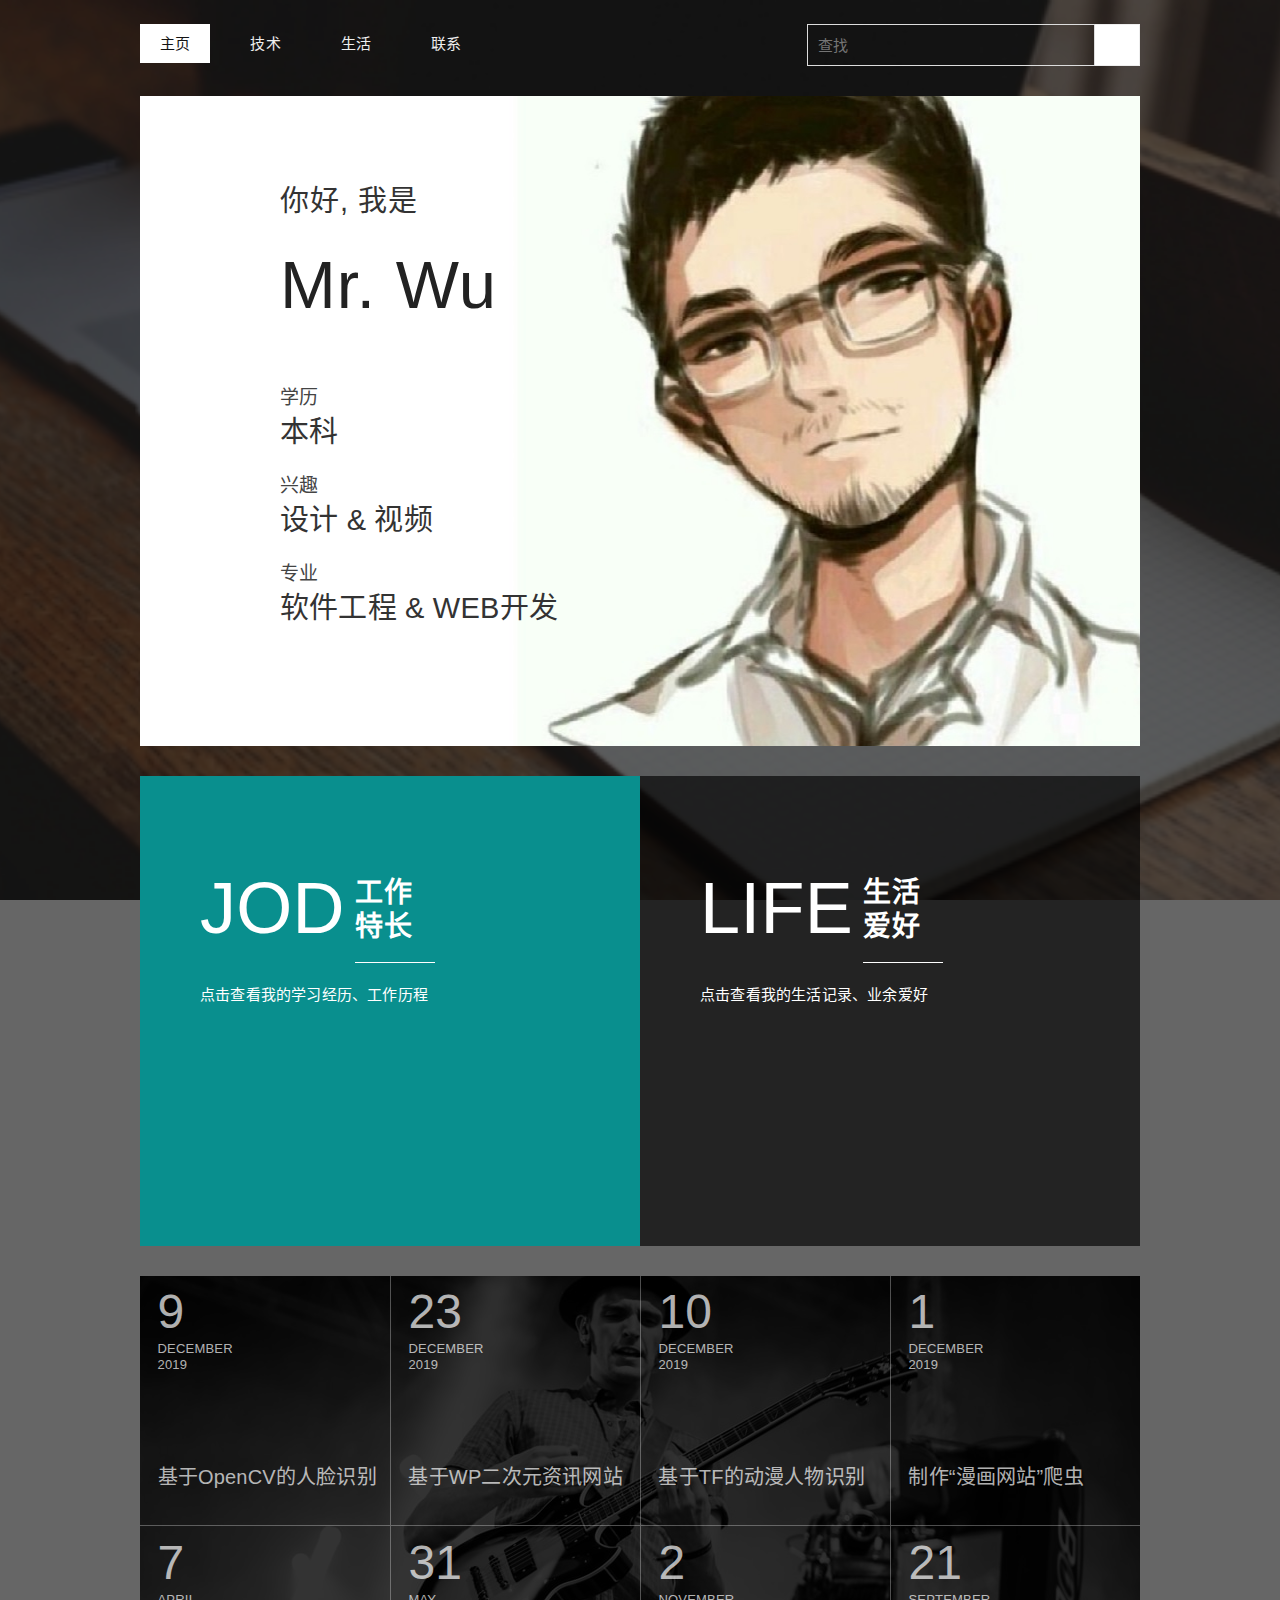
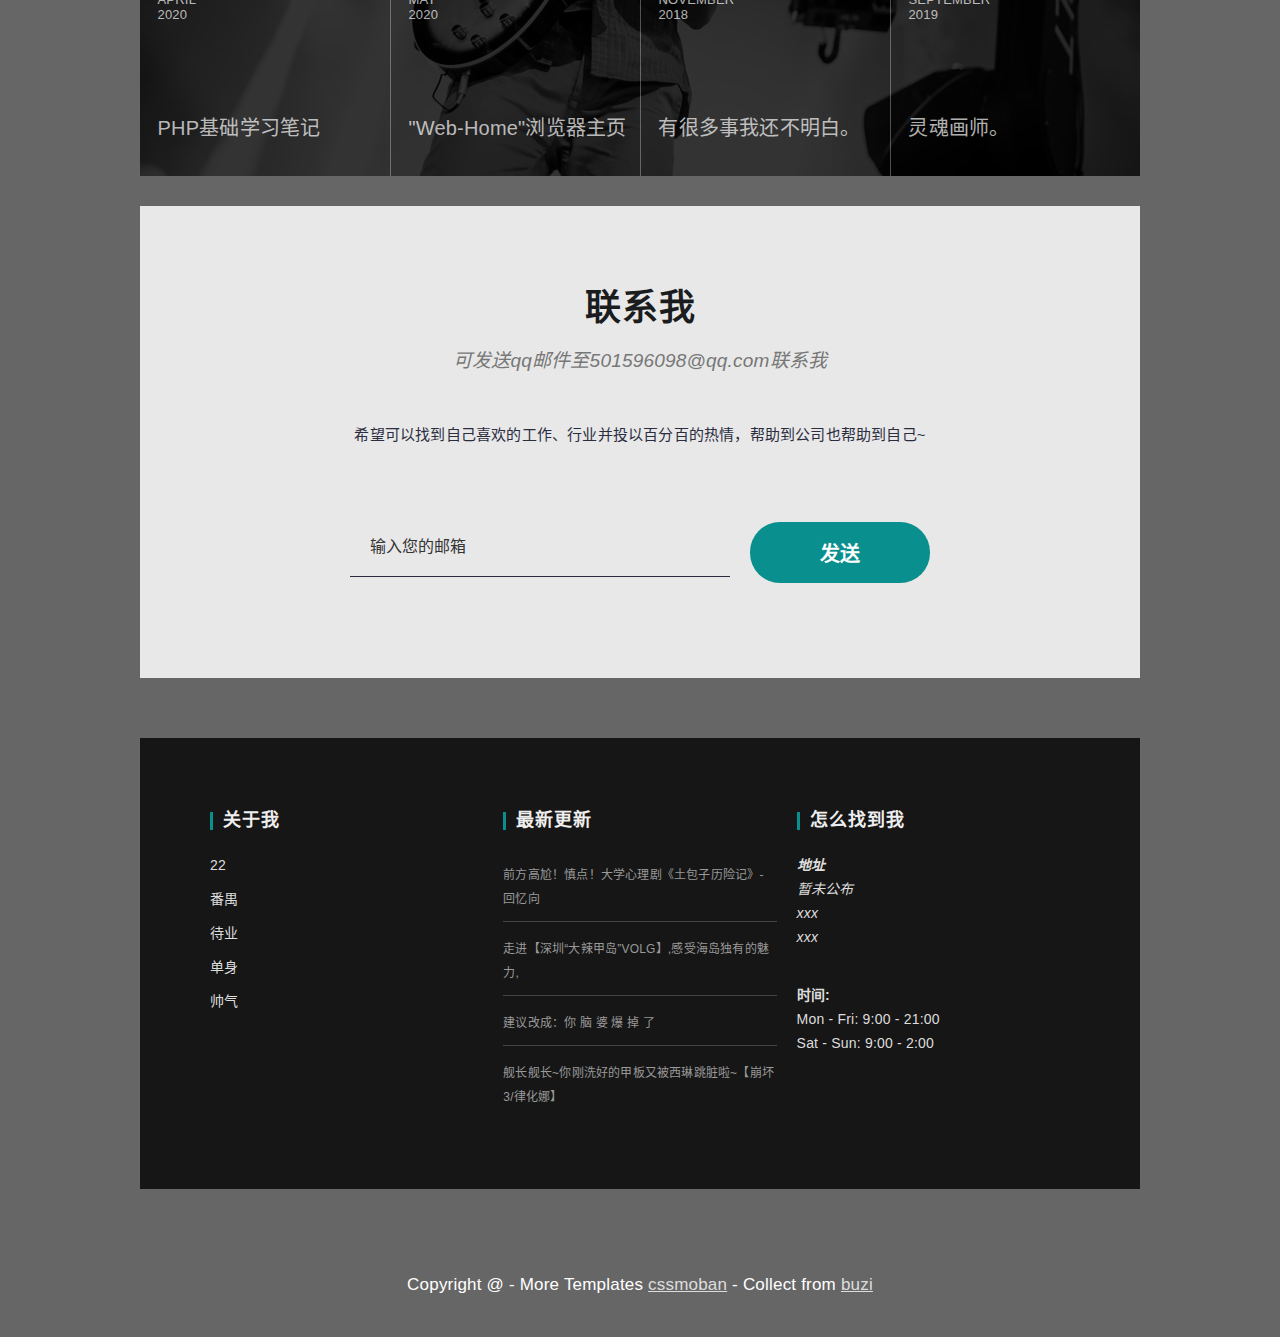
<file: index.html>
<!DOCTYPE html>
<!--[if lt IE 7 ]><html class="ie ie6" lang="en"> <![endif]-->
<!--[if IE 7 ]><html class="ie ie7" lang="en"> <![endif]-->
<!--[if IE 8 ]><html class="ie ie8" lang="en"> <![endif]-->
<!--[if (gte IE 9)|!(IE)]><!--><html lang="zh-CN"> <!--<![endif]-->
<head>

    <!-- Basic Page Needs
  ================================================== -->
	<meta charset="utf-8">
	<title>Mr. Wu 's 个人简介</title>
	<meta name="description" content="Free Responsive Html5 Css3 Templates">
	<meta name="author" content="">
	
    <!-- Mobile Specific Metas
	================================================== -->
	<meta name="viewport" content="width=device-width, initial-scale=1, maximum-scale=1">
    
    <!-- CSS
	================================================== -->
  	<link rel="stylesheet" href="css/test.css">
	<script src="js/jquery1111.min.js"></script>
	<script src="js/script.js"></script>
	<link rel="icon" type="image/png" href="https://raw.githubusercontent.com/littlebuzi/personal.github.io/master/images/buzi_head.jpg">
	
	
	<!--[if lt IE 8]>
       <div style=' clear: both; text-align:center; position: relative;'>
         <a href="http://windows.microsoft.com/en-US/internet-explorer/Items/ie/home?ocid=ie6_countdown_bannercode">
           <img src="http://storage.ie6countdown.com/assets/100/images/banners/warning_bar_0000_us.jpg" border="0" height="42" width="820" alt="You are using an outdated browser. For a faster, safer browsing experience, upgrade for free today." />
        </a>
      </div>
    <![endif]-->
    <!--[if lt IE 9]>
		<script src="js/html5.js"></script>
		<script src="js/css3-mediaqueries.js"></script>
	<![endif]-->
	
</head>
<body>

	<div class="wrap-body">
		
		<header class="main-header">
			<div class="zerogrid">
				<div class="t-center">
					<br>
					<!-- <a class="site-branding" href="index.html">
						<img src="images/logo.png" width="250px"/>	
					</a>.site-branding -->
				</div>
				<div class="row">
					<div class="col-2-3">
						<!-- Menu-main -->
						<div id='cssmenu'>
							<ul>
							   <li class="active"><a href='index.html'><span>主页</span></a></li>
							   <li><a href='https://littlebuzi.github.io/' target="_blank"><span>技术</span></a></li>
							   <li><a href='http://www.littlebuzi.cn/' target="_blank"><span>生活</span></a></li>
							   <li class='last'><a href='#'><span>联系</span></a></li>
							</ul>
						</div>
					</div>
					<div class="col-1-3">
						<div class="top-search">
							<form id="form-container" action="">
								<!--<input type="submit" id="searchsubmit" value="" />-->
								<a class="search-submit-button" href="javascript:void(0)">
									<i class="fa fa-search"></i>
								</a>
								<div id="searchtext">
									<input type="text" id="s" name="s" placeholder="查找">
								</div>
							</form>
						</div>
					</div>
				</div>
			</div>
		</header>
		
		<!--////////////////////////////////////Container-->
		<section id="container">
			<div class="wrap-container zerogrid">
				<!-----------------content-box-1-------------------->
				<section class="content-box box-1 box-image-1">
					<div class="row wrap-box"><!--Start Box-->
						<div class="col-1-2">
							<div class="box-text">
								<h1><span>你好, 我是</span>Mr. Wu</h1>
								<br>
								<p class="lead">学历</p>
								<span><b>本科</b></span>
								<p class="lead">兴趣</p>
								<span><b>设计 & 视频</b></span>
								<p class="lead">专业</p>
								<span><b>软件工程 & WEB开发</b></span>
							</div>
						</div>
						<div class="col-1-2">
							<a href="work/index.html"><div style="width: 500px;height: 600px"></div></a>
						</div>
					</div>
				</section>
				
				<!-----------------content-box-2-------------------->
				<section class="content-box box-2">
					<div class="row wrap-box"><!--Start Box-->
						<div class="col-1-2">
							<div class="box-text bg-2">
								<div class="heading">
									<span class="prefix">JOD</span>
									<a href="work/index.html" target="_blank"><h2> 工作 <br> 特长 </h2></a>
								</div>
								<div class="content">
									<p>点击查看我的学习经历、工作历程</p>
								</div>
							</div>
						</div>
						<div class="col-1-2">
							<div class="box-text bg-3">
								<div class="heading">
									<span class="prefix">LIFE</span>
									<a href="http://www.littlebuzi.cn" target="_blank"><h2>生活<br> 爱好</h2></a>
								</div>
								<div class="content">
									<p>点击查看我的生活记录、业余爱好</p>
								</div>
							</div>
						</div>
					</div>
				</section>
				
				<!-----------------content-box-4-------------------->
				<section class="content-box box-4 box-image-2">
					<div class="row wrap-box"><!--Start Box-->
						<div class="col-full">
							<div class="col-1-4 portfolio-box">
								<a class="" href="https://littlebuzi.github.io/face/" target="_blank">
									<div class="portfolio-image" style="background-image: url('images/1.png')"></div>
									<div class="portfolio-caption">
										<div class="portfolio-time">
											<div class="portfolio-day">9</div>
											<div class="portfolio-month">December</div>
											<div class="portfolio-year">2019</div>
										</div>
										<div class="portfolio-details">
											<div class="portfolio-title">基于OpenCV的人脸识别</div>
											<div class="portfolio-cat">Python, 算法</div>
											<div class="portfolio-comments"><i class="fa fa-comments"></i>1</div>
										</div>
									</div>
								</a>
							</div>
							<div class="col-1-4 portfolio-box">
								<a class="" href="https://littlebuzi.github.io/Quadratic_element/" target="_blank">
									<div class="portfolio-image" style="background-image: url('images/2.png')"></div>
									<div class="portfolio-caption">
										<div class="portfolio-time">
											<div class="portfolio-day">23</div>
											<div class="portfolio-month">December</div>
											<div class="portfolio-year">2019</div>
										</div>
										<div class="portfolio-details">
											<div class="portfolio-title">基于WP二次元资讯网站</div>
											<div class="portfolio-cat">Wordpress, 自定义</div>
											<div class="portfolio-comments"><i class="fa fa-comments"></i>2</div>
										</div>
									</div>
								</a>
							</div>
							<div class="col-1-4 portfolio-box">
								<a class="" href="https://littlebuzi.github.io/face_1/" target="_blank">
									<div class="portfolio-image" style="background-image: url('images/3.png')"></div>
									<div class="portfolio-caption">
										<div class="portfolio-time">
											<div class="portfolio-day">10</div>
											<div class="portfolio-month">December</div>
											<div class="portfolio-year">2019</div>
										</div>
										<div class="portfolio-details">
											<div class="portfolio-title">基于TF的动漫人物识别</div>
											<div class="portfolio-cat">Tensorflow, 图像识别</div>
											<div class="portfolio-comments"><i class="fa fa-comments"></i>3</div>
										</div>
									</div>
								</a>
							</div>
							<div class="col-1-4 portfolio-box">
								<a class="" href="https://littlebuzi.github.io/manhua" target="_blank">
									<div class="portfolio-image" style="background-image: url('images/4.png')"></div>
									<div class="portfolio-caption">
										<div class="portfolio-time">
											<div class="portfolio-day">1</div>
											<div class="portfolio-month">December</div>
											<div class="portfolio-year">2019</div>
										</div>
										<div class="portfolio-details">
											<div class="portfolio-title">制作“漫画网站”爬虫</div>
											<div class="portfolio-cat">Python, BS4</div>
											<div class="portfolio-comments"><i class="fa fa-comments"></i>4</div>
										</div>
									</div>
								</a>
							</div>
							<div class="col-1-4 portfolio-box">
								<a class="" href="https://littlebuzi.github.io/learn_php_1/" target="_blank">
									<div class="portfolio-image" style="background-image: url('images/5.png')"></div>
									<div class="portfolio-caption">
										<div class="portfolio-time">
											<div class="portfolio-day">7</div>
											<div class="portfolio-month">April</div>
											<div class="portfolio-year">2020</div>
										</div>
										<div class="portfolio-details">
											<div class="portfolio-title">PHP基础学习笔记</div>
											<div class="portfolio-cat">PHP, 基础</div>
											<div class="portfolio-comments"><i class="fa fa-comments"></i>5</div>
										</div>
									</div>
								</a>
							</div>
							<div class="col-1-4 portfolio-box">
								<a class="" href="https://littlebuzi.github.io/web_home_1" target="_blank">
									<div class="portfolio-image" style="background-image: url('images/6.png')"></div>
									<div class="portfolio-caption">
										<div class="portfolio-time">
											<div class="portfolio-day">31</div>
											<div class="portfolio-month">May</div>
											<div class="portfolio-year">2020</div>
										</div>
										<div class="portfolio-details">
											<div class="portfolio-title">"Web-Home"浏览器主页</div>
											<div class="portfolio-cat">Python, Html</div>
											<div class="portfolio-comments"><i class="fa fa-comments"></i>6</div>
										</div>
									</div>
								</a>
							</div>
							<div class="col-1-4 portfolio-box">
								<a class="" href="http://www.littlebuzi.cn/archives/98/" target="_blank">
									<div class="portfolio-image" style="background-image: url('images/7.png')"></div>
									<div class="portfolio-caption">
										<div class="portfolio-time">
											<div class="portfolio-day">2</div>
											<div class="portfolio-month">November</div>
											<div class="portfolio-year">2018</div>
										</div>
										<div class="portfolio-details">
											<div class="portfolio-title">有很多事我还不明白。</div>
											<div class="portfolio-cat">自传, 回忆</div>
											<div class="portfolio-comments"><i class="fa fa-comments"></i>7</div>
										</div>
									</div>
								</a>
							</div>
							<div class="col-1-4 portfolio-box">
								<a class="" href="http://www.littlebuzi.cn/archives/238/" target="_blank">
									<div class="portfolio-image" style="background-image: url('images/8.png')"></div>
									<div class="portfolio-caption">
										<div class="portfolio-time">
											<div class="portfolio-day">21</div>
											<div class="portfolio-month">September</div>
											<div class="portfolio-year">2019</div>
										</div>
										<div class="portfolio-details">
											<div class="portfolio-title">灵魂画师。</div>
											<div class="portfolio-cat">绘画, 业余爱好</div>
											<div class="portfolio-comments"><i class="fa fa-comments"></i>8</div>
										</div>
									</div>
								</a>
							</div>
						</div>
					</div>
				</section>
				<div class="tlinks">Collect from <a href="http://www.cssmoban.com/"  title="网站模板">buzi</a></div>
				<!-----------------content-box-5-------------------->
				<section class="content-box box-5">
					<div class="row wrap-box"><!--Start Box-->
						<div class="col-full">
							<div class="box-text bg-4">
								<div class="heading">
									<h2>联系我</h2>
									<span class="intro">可发送qq邮件至501596098@qq.com联系我</span>
								</div>
								<div class="content">
									<p>希望可以找到自己喜欢的工作、行业并投以百分百的热情，帮助到公司也帮助到自己~ </p>
									<div class="subscribe-form">
										<form name="form1" id="subs_form" method="post" action="contact.php">
											<label class="row">
												<div class="col-2-3">
													<div class="wrap-col">
														<input type="text" name="name" id="name" placeholder="输入您的邮箱" required="required" />
													</div>
												</div>
												<div class="col-1-3">
													<div class="wrap-col">
														<input class="button button-skin button-subscribe" type="submit" name="Submit" value="发送">
													</div>
												</div>
											</label>
										</form>
									</div>
								</div>
							</div>
						</div>
					</div>
				</section>
			</div>
		</section>
		
		<!--////////////////////////////////////Footer-->
		<footer>
			<div class="zerogrid">
				<div class="wrap-footer">
					<div class="row">
						<div class="col-1-3 col-footer-1">
							<div class="wrap-col">
								<h3 class="widget-title">关于我</h3>
								<p>22</p>
								<p>番禺</p>
								<p>待业</p>
								<p>单身</p>
								<p>帅气</p>
							</div>
						</div>
						<div class="col-1-3 col-footer-2">
							<div class="wrap-col">
								<h3 class="widget-title">最新更新</h3>
								<ul>
									<li><a href="https://www.bilibili.com/video/BV1pf4y117jX">前方高尬！慎点！大学心理剧《土包子历险记》- 回忆向</a></li>
									<li><a href="https://www.bilibili.com/video/BV1Vt4y117ix">走进【深圳“大辣甲岛”VOLG】,感受海岛独有的魅力,</a></li>
									<li><a href="https://www.bilibili.com/video/BV1f741147YT">建议改成：你 脑 婆 爆 掉 了</a></li>
									<li><a href="https://www.bilibili.com/video/BV1z7411a7fh">舰长舰长~你刚洗好的甲板又被西琳跳脏啦~【崩坏3/律化娜】</a></li>
								</ul>
							</div>
						</div>
						<div class="col-1-3 col-footer-3">
							<div class="wrap-col">
								<h3 class="widget-title">怎么找到我</h3>
								<div class="row">
									<address>
										<strong>地址</strong>
										<br>
										暂未公布
										<br>
										xxx
										<br>
										xxx
									</address><br>
									<p>
										<strong>时间:</strong>
										<br>
										Mon - Fri: 9:00 - 21:00
										<br>
										Sat - Sun: 9:00 - 2:00
									</p>
								</div>
							</div>
						</div>
					</div>
				</div>
				<div class="bottom-footer">
					<div class="bottom-social">
						<a href="#"><i class="fa fa-facebook"></i></a>
						<a href="#"><i class="fa fa-instagram"></i></a>
						<a href="#"><i class="fa fa-twitter"></i></a>
						<a href="#"><i class="fa fa-google-plus"></i></a>
						<a href="#"><i class="fa fa-pinterest"></i></a>
						<a href="#"><i class="fa fa-vimeo"></i></a>
						<a href="#"><i class="fa fa-linkedin"></i></a>
						<a href="#"><i class="fa fa-youtube"></i></a>
					</div>
					<div class="copyright">
						Copyright @ - More Templates <a href="http://www.cssmoban.com/" target="_blank" title="cssmoban">cssmoban</a> - Collect from <a href="http://www.littlebuzi.cn/" title="buzi" target="_blank">buzi</a>
					</div>
				</div>
			</div>
		</footer>
		
	</div>
</body>
</html>
</file>
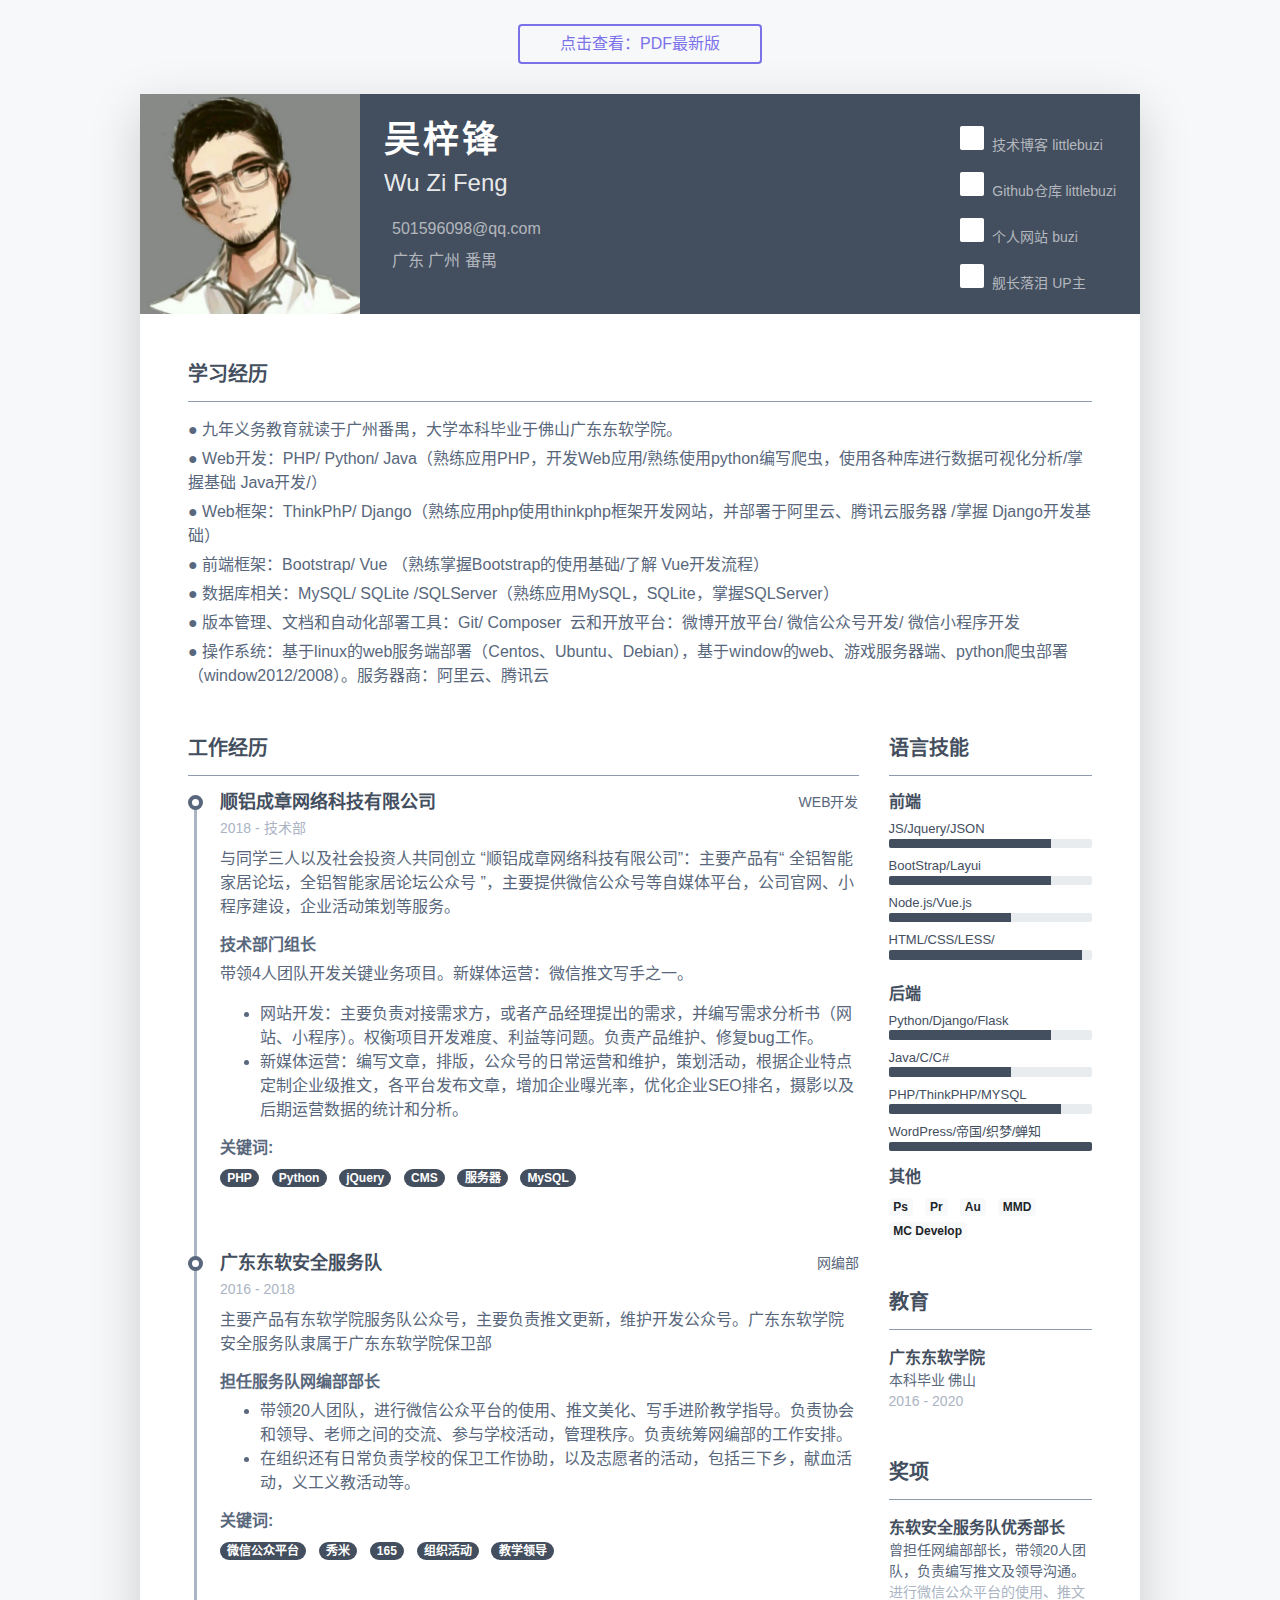
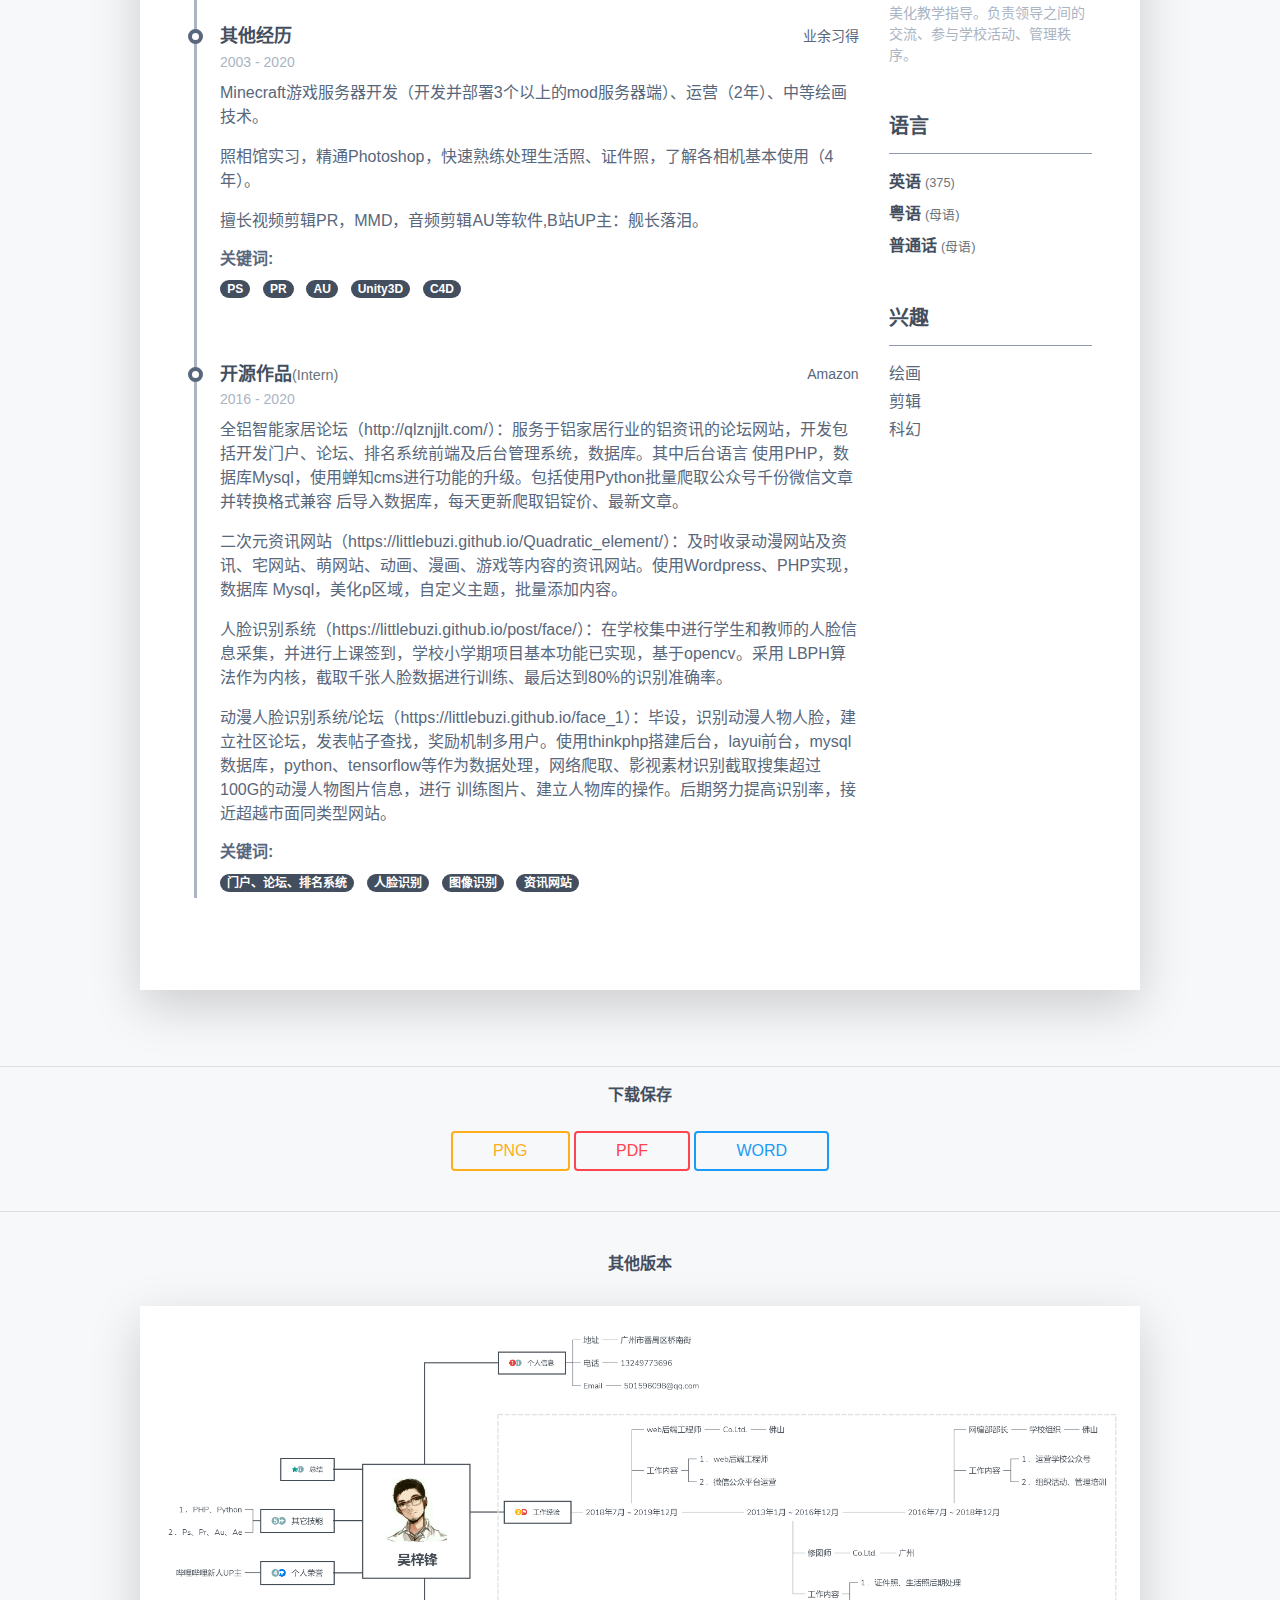
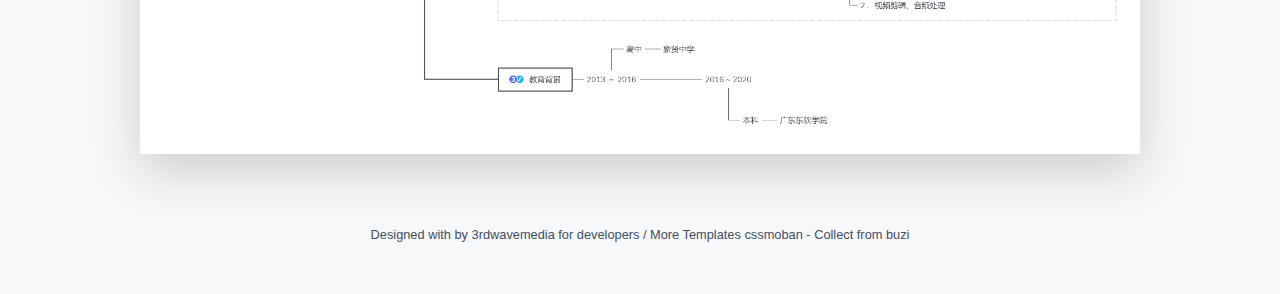
<file: work/index.html>
<!DOCTYPE html>
<html lang="zh-CN">
<head>
    <title>个人简历-吴梓锋-完整版</title>
    
    <!-- Meta -->
    <meta charset="utf-8">
    <meta http-equiv="X-UA-Compatible" content="IE=edge">
    <meta name="viewport" content="width=device-width, initial-scale=1.0">
    <meta name="description" content="Responsive Resume Template">
    <meta name="author" content="Xiaoying Riley at 3rd Wave Media">    
    <link rel="shortcut icon" href="https://littlebuzi.github.io/images/avatar.png"> 
    <!-- Google Font -->
    <link rel="stylesheet" type="text/css" href="../css/buttons.css"/>
    <!-- FontAwesome JS-->
   <style>
	.mb-0{
	margin-top: 5px
	}
	</style>
    <!-- Theme CSS -->  
    <link id="theme-style" rel="stylesheet" href="../css/pillar-1.css">
	
	<link rel="icon" type="image/png" href="https://www.buzi.xyz/usr/uploads/2019/07/3413080381.jpg">
	
	
	
</head>
<body>

	<div style="text-align: center;"><br>
		<a href="personal.pdf" class="button button-glow button-border button-rounded button-royal " target="_blank">点击查看：PDF最新版</a>
	</div>


<div class="adcenter"></div><article class="resume-wrapper text-center position-relative">
	    <div class="resume-wrapper-inner mx-auto text-left bg-white shadow-lg">
		    <header class="resume-header pt-4 pt-md-0">
			    <div class="media flex-column flex-md-row">
				    <a href="../index.html"><img class="mr-3 img-fluid picture mx-auto" src="1.png" alt=""></a>
				    <div class="media-body p-4 d-flex flex-column flex-md-row mx-auto mx-lg-0">
					    <div class="primary-info">
						    <h1 class="name mt-0 mb-1 text-white text-uppercase text-uppercase">吴梓锋</h1>
						    <div class="title mb-3">Wu Zi Feng</div>
						    <ul class="list-unstyled">
							    <li class="mb-2"><a href="#"><i class="far fa-envelope fa-fw mr-2" data-fa-transform="grow-3"></i>501596098@qq.com</a></li>
							    <li><a href="#"><i class="fas fa-mobile-alt fa-fw mr-2" data-fa-transform="grow-6"></i>广东 广州 番禺</a></li>
						    </ul>
					    </div><!--//primary-info-->
					    <div class="secondary-info ml-md-auto mt-2">
						    <ul class="resume-social list-unstyled">
				                <li class="mb-3"><a href="https://littlebuzi.github.io/" target="_blank"><span class="fa-container text-center mr-2"><i class="fab fa-linkedin-in fa-fw"></i></span>技术博客 littlebuzi</a></li>
				                <li class="mb-3"><a href="http://github.com/littlebuzi/" target="_blank"><span class="fa-container text-center mr-2"><i class="fab fa-github-alt fa-fw"></i></span>Github仓库 littlebuzi</a></li>
				                <li class="mb-3"><a href="https://buzi.xyz/" target="_blank"><span class="fa-container text-center mr-2"><i class="fab fa-codepen fa-fw"></i></span>个人网站 buzi</a></li>
				                <li><a href="https://space.bilibili.com/160195259" target="_blank"><span class="fa-container text-center mr-2"><i class="fas fa-globe"></i></span>舰长落泪 UP主</a></li>
						    </ul>
					    </div><!--//secondary-info-->
					    
				    </div><!--//media-body-->
			    </div><!--//media-->
		    </header>
		    <div class="resume-body p-5">
			    <section class="resume-section summary-section mb-5">
				    <h2 class="resume-section-title text-uppercase font-weight-bold pb-3 mb-3">学习经历</h2>
				    <div class="resume-section-content">
					    <p class="mb-0">● 九年义务教育就读于广州番禺，大学本科毕业于佛山广东东软学院。</p>
					    <p class="mb-0">● Web开发：PHP/ Python/ Java（熟练应用PHP，开发Web应用/熟练使用python编写爬虫，使用各种库进行数据可视化分析/掌握基础 Java开发/）</p>
						<p class="mb-0">● Web框架：ThinkPhP/ Django（熟练应用php使用thinkphp框架开发网站，并部署于阿里云、腾讯云服务器 /掌握 Django开发基础）</p>
						<p class="mb-0">● 前端框架：Bootstrap/ Vue （熟练掌握Bootstrap的使用基础/了解 Vue开发流程）</p>
						<p class="mb-0">● 数据库相关：MySQL/ SQLite /SQLServer（熟练应用MySQL，SQLite，掌握SQLServer）</p>
						<p class="mb-0">● 版本管理、文档和自动化部署工具：Git/ Composer 
						云和开放平台：微博开放平台/ 微信公众号开发/ 微信小程序开发</p>
						<p class="mb-0">● 操作系统：基于linux的web服务端部署（Centos、Ubuntu、Debian），基于window的web、游戏服务器端、python爬虫部署（window2012/2008）。服务器商：阿里云、腾讯云</p>
					    
				    </div>
			    </section><!--//summary-section-->
			    
			    <div class="row">
				    <div class="col-lg-9">
					    <section class="resume-section experience-section mb-5">
						    <h2 class="resume-section-title text-uppercase font-weight-bold pb-3 mb-3">工作经历</h2>
						    <div class="resume-section-content">
							    <div class="resume-timeline position-relative">
								    <article class="resume-timeline-item position-relative pb-5">
									    
									    <div class="resume-timeline-item-header mb-2">
										    <div class="d-flex flex-column flex-md-row">
										        <h3 class="resume-position-title font-weight-bold mb-1">顺铝成章网络科技有限公司</h3>
										        <div class="resume-company-name ml-auto">WEB开发</div>
										    </div><!--//row-->
										    <div class="resume-position-time">2018 - 技术部</div>
									    </div><!--//resume-timeline-item-header-->
									    <div class="resume-timeline-item-desc">
										    <p>与同学三人以及社会投资人共同创立 “顺铝成章网络科技有限公司”：主要产品有“ 全铝智能家居论坛，全铝智能家居论坛公众号 ”，主要提供微信公众号等自媒体平台，公司官网、小程序建设，企业活动策划等服务。</p>
										    <h4 class="resume-timeline-item-desc-heading font-weight-bold">技术部门组长</h4>
										    <p>带领4人团队开发关键业务项目。新媒体运营：微信推文写手之一。</p>
										    <ul>
											    <li>网站开发：主要负责对接需求方，或者产品经理提出的需求，并编写需求分析书（网站、小程序）。权衡项目开发难度、利益等问题。负责产品维护、修复bug工作。</li>
											    <li>新媒体运营：编写文章，排版，公众号的日常运营和维护，策划活动，根据企业特点定制企业级推文，各平台发布文章，增加企业曝光率，优化企业SEO排名，摄影以及后期运营数据的统计和分析。</li>

										    </ul>
										    <h4 class="resume-timeline-item-desc-heading font-weight-bold">关键词:</h4>
										    <ul class="list-inline">
											    <li class="list-inline-item"><span class="badge badge-primary badge-pill">PHP</span></li>
											    <li class="list-inline-item"><span class="badge badge-primary badge-pill">Python</span></li>
											    <li class="list-inline-item"><span class="badge badge-primary badge-pill">jQuery</span></li>
											    <li class="list-inline-item"><span class="badge badge-primary badge-pill">CMS</span></li>
											    <li class="list-inline-item"><span class="badge badge-primary badge-pill">服务器</span></li>
											    <li class="list-inline-item"><span class="badge badge-primary badge-pill">MySQL</span></li>
										    </ul>
									    </div><!--//resume-timeline-item-desc-->

								    </article><!--//resume-timeline-item-->
								    
								    <article class="resume-timeline-item position-relative pb-5">
									    
									    <div class="resume-timeline-item-header mb-2">
										    <div class="d-flex flex-column flex-md-row">
										        <h3 class="resume-position-title font-weight-bold mb-1">广东东软安全服务队</h3>
										        <div class="resume-company-name ml-auto">网编部</div>
										    </div><!--//row-->
										    <div class="resume-position-time">2016 - 2018</div>
									    </div><!--//resume-timeline-item-header-->
									    <div class="resume-timeline-item-desc">
										    <p>主要产品有东软学院服务队公众号，主要负责推文更新，维护开发公众号。广东东软学院安全服务队隶属于广东东软学院保卫部</p>
										    <h4 class="resume-timeline-item-desc-heading font-weight-bold">担任服务队网编部部长</h4>
										    <ul>
												<li>带领20人团队，进行微信公众平台的使用、推文美化、写手进阶教学指导。负责协会和领导、老师之间的交流、参与学校活动，管理秩序。负责统筹网编部的工作安排。</li>
										    	<li>在组织还有日常负责学校的保卫工作协助，以及志愿者的活动，包括三下乡，献血活动，义工义教活动等。</li>
										    </ul>
										    
										    <h4 class="resume-timeline-item-desc-heading font-weight-bold">关键词:</h4>
										    <ul class="list-inline">
											    <li class="list-inline-item"><span class="badge badge-primary badge-pill">微信公众平台</span></li>
											    <li class="list-inline-item"><span class="badge badge-primary badge-pill">秀米</span></li>
											    <li class="list-inline-item"><span class="badge badge-primary badge-pill">165</span></li>
											    <li class="list-inline-item"><span class="badge badge-primary badge-pill">组织活动</span></li>
											    <li class="list-inline-item"><span class="badge badge-primary badge-pill">教学领导</span></li>
										    </ul>
									    </div><!--//resume-timeline-item-desc-->

								    </article><!--//resume-timeline-item-->
								    
								    <article class="resume-timeline-item position-relative pb-5">
									    
									    <div class="resume-timeline-item-header mb-2">
										    <div class="d-flex flex-column flex-md-row">
										        <h3 class="resume-position-title font-weight-bold mb-1">其他经历</h3>
										        <div class="resume-company-name ml-auto">业余习得</div>
										    </div><!--//row-->
										    <div class="resume-position-time">2003 - 2020</div>
									    </div><!--//resume-timeline-item-header-->
									    <div class="resume-timeline-item-desc">
										    <p>Minecraft游戏服务器开发（开发并部署3个以上的mod服务器端）、运营（2年）、中等绘画技术。</p>
										    <p>照相馆实习，精通Photoshop，快速熟练处理生活照、证件照，了解各相机基本使用（4年）。</p>
										    <p>擅长视频剪辑PR，MMD，音频剪辑AU等软件,B站UP主：舰长落泪。</p>
										    <h4 class="resume-timeline-item-desc-heading font-weight-bold">关键词:</h4>
										    <ul class="list-inline">
											    <li class="list-inline-item"><span class="badge badge-primary badge-pill">PS</span></li>
											    <li class="list-inline-item"><span class="badge badge-primary badge-pill">PR</span></li>
											    <li class="list-inline-item"><span class="badge badge-primary badge-pill">AU</span></li>
											    <li class="list-inline-item"><span class="badge badge-primary badge-pill">Unity3D</span></li>
											    <li class="list-inline-item"><span class="badge badge-primary badge-pill">C4D</span></li>
										    </ul>
									    </div><!--//resume-timeline-item-desc-->

								    </article><!--//resume-timeline-item-->
								    
								    <article class="resume-timeline-item position-relative">
									    
									    <div class="resume-timeline-item-header mb-2">
										    <div class="d-flex flex-column flex-md-row">
										        <h3 class="resume-position-title font-weight-bold mb-1">开源作品<small class="text-muted">(Intern)</small></h3>
										        <div class="resume-company-name ml-auto">Amazon</div>
										    </div><!--//row-->
										    <div class="resume-position-time">2016 - 2020</div>
									    </div><!--//resume-timeline-item-header-->
									    <div class="resume-timeline-item-desc">
										    <p>全铝智能家居论坛（http://qlznjjlt.com/）：服务于铝家居行业的铝资讯的论坛网站，开发包括开发门户、论坛、排名系统前端及后台管理系统，数据库。其中后台语言 使用PHP，数据库Mysql，使用蝉知cms进行功能的升级。包括使用Python批量爬取公众号千份微信文章并转换格式兼容 后导入数据库，每天更新爬取铝锭价、最新文章。</p>
										    <p>二次元资讯网站（https://littlebuzi.github.io/Quadratic_element/）：及时收录动漫网站及资讯、宅网站、萌网站、动画、漫画、游戏等内容的资讯网站。使用Wordpress、PHP实现，数据库 Mysql，美化p区域，自定义主题，批量添加内容。</p>
										    <p>人脸识别系统（https://littlebuzi.github.io/post/face/）：在学校集中进行学生和教师的人脸信息采集，并进行上课签到，学校小学期项目基本功能已实现，基于opencv。采用 LBPH算法作为内核，截取千张人脸数据进行训练、最后达到80%的识别准确率。
										    </p>
										    <p>动漫人脸识别系统/论坛（https://littlebuzi.github.io/face_1）：毕设，识别动漫人物人脸，建立社区论坛，发表帖子查找，奖励机制多用户。使用thinkphp搭建后台，layui前台，mysql 数据库，python、tensorflow等作为数据处理，网络爬取、影视素材识别截取搜集超过100G的动漫人物图片信息，进行 训练图片、建立人物库的操作。后期努力提高识别率，接近超越市面同类型网站。</p>
										    <h4 class="resume-timeline-item-desc-heading font-weight-bold">关键词:</h4>
										    <ul class="list-inline">
											    <li class="list-inline-item"><span class="badge badge-primary badge-pill">门户、论坛、排名系统</span></li>
											    <li class="list-inline-item"><span class="badge badge-primary badge-pill">人脸识别</span></li>
											    <li class="list-inline-item"><span class="badge badge-primary badge-pill">图像识别</span></li>
											    <li class="list-inline-item"><span class="badge badge-primary badge-pill">资讯网站</span></li>
										    </ul>
									    </div><!--//resume-timeline-item-desc-->

								    </article><!--//resume-timeline-item-->
								    
								    
							    </div><!--//resume-timeline-->
							    
							    
							    
							    
							    
							    
						    </div>
					    </section><!--//experience-section-->
				    </div>
				    
				    <div class="col-lg-3">
					    <section class="resume-section skills-section mb-5">
						    <h2 class="resume-section-title text-uppercase font-weight-bold pb-3 mb-3">语言技能</h2>
						    <div class="resume-section-content">
						        <div class="resume-skill-item">
							        <h4 class="resume-skills-cat font-weight-bold">前端</h4>
							        <ul class="list-unstyled mb-4">
								        <li class="mb-2">
								            <div class="resume-skill-name">JS/Jquery/JSON</div>
									        <div class="progress resume-progress">
											    <div class="progress-bar theme-progress-bar-dark" role="progressbar" style="width: 80%" aria-valuenow="25" aria-valuemin="0" aria-valuemax="100"></div>
											</div>
								        </li>
								        <li class="mb-2">
								            <div class="resume-skill-name">BootStrap/Layui</div>
									        <div class="progress resume-progress">
											    <div class="progress-bar theme-progress-bar-dark" role="progressbar" style="width: 80%" aria-valuenow="25" aria-valuemin="0" aria-valuemax="100"></div>
											</div>
								        </li>
								        
								        <li class="mb-2">
								            <div class="resume-skill-name">Node.js/Vue.js</div>
									        <div class="progress resume-progress">
											    <div class="progress-bar theme-progress-bar-dark" role="progressbar" style="width: 60%" aria-valuenow="25" aria-valuemin="0" aria-valuemax="100"></div>
											</div>
								        </li>
								        <li class="mb-2">
								            <div class="resume-skill-name">HTML/CSS/LESS/</div>
									        <div class="progress resume-progress">
											    <div class="progress-bar theme-progress-bar-dark" role="progressbar" style="width: 95%" aria-valuenow="25" aria-valuemin="0" aria-valuemax="100"></div>
											</div>
								        </li>
							        </ul>
						        </div><!--//resume-skill-item-->
						        
						        <div class="resume-skill-item">
						            <h4 class="resume-skills-cat font-weight-bold">后端</h4>
							        <ul class="list-unstyled">
								        <li class="mb-2">
								            <div class="resume-skill-name">Python/Django/Flask</div>
									        <div class="progress resume-progress">
											    <div class="progress-bar theme-progress-bar-dark" role="progressbar" style="width: 80%" aria-valuenow="25" aria-valuemin="0" aria-valuemax="100"></div>
											</div>
								        </li>
								        <li class="mb-2">
								            <div class="resume-skill-name">Java/C/C#</div>
									        <div class="progress resume-progress">
											    <div class="progress-bar theme-progress-bar-dark" role="progressbar" style="width: 60%" aria-valuenow="25" aria-valuemin="0" aria-valuemax="100"></div>
											</div>
								        </li>
								        <li class="mb-2">
								            <div class="resume-skill-name">PHP/ThinkPHP/MYSQL</div>
									        <div class="progress resume-progress">
											    <div class="progress-bar theme-progress-bar-dark" role="progressbar" style="width: 85%" aria-valuenow="25" aria-valuemin="0" aria-valuemax="100"></div>
											</div>
								        </li>
								        <li class="mb-2">
								            <div class="resume-skill-name">WordPress/帝国/织梦/蝉知</div>
									        <div class="progress resume-progress">
											    <div class="progress-bar theme-progress-bar-dark" role="progressbar" style="width: 100%" aria-valuenow="25" aria-valuemin="0" aria-valuemax="100"></div>
											</div>
								        </li>
							        </ul>
						        </div><!--//resume-skill-item-->
						        
						        <div class="resume-skill-item">
						            <h4 class="resume-skills-cat font-weight-bold">其他</h4>
						            <ul class="list-inline">
							            <li class="list-inline-item"><span class="badge badge-light">Ps</span></li>
							            <li class="list-inline-item"><span class="badge badge-light">Pr</span></li>
							            <li class="list-inline-item"><span class="badge badge-light">Au</span></li>
							            <li class="list-inline-item"><span class="badge badge-light">MMD</span></li>
							            <li class="list-inline-item"><span class="badge badge-light">MC Develop</span></li>
						            </ul>
						        </div><!--//resume-skill-item-->
						    </div><!--resume-section-content-->
					    </section><!--//skills-section-->
					    <section class="resume-section education-section mb-5">
						    <h2 class="resume-section-title text-uppercase font-weight-bold pb-3 mb-3">教育</h2>
						    <div class="resume-section-content">
							    <ul class="list-unstyled">
								    <li class="mb-2">
								        <div class="resume-degree font-weight-bold">广东东软学院</div>
								        <div class="resume-degree-org">本科毕业 佛山</div>
								        <div class="resume-degree-time">2016 - 2020</div>
								    </li>
							    </ul>
						    </div>
					    </section><!--//education-section-->
					    <section class="resume-section reference-section mb-5">
						    <h2 class="resume-section-title text-uppercase font-weight-bold pb-3 mb-3">奖项</h2>
						    <div class="resume-section-content">
							    <ul class="list-unstyled resume-awards-list">
								    <li class="mb-2">
								        <i class="resume-award-icon fas fa-trophy position-absolute" data-fa-transform="shrink-2"></i>
								        <div class="resume-award-name">东软安全服务队优秀部长</div>
								        <div class="resume-award-desc">曾担任网编部部长，带领20人团队，负责编写推文及领导沟通。</div>
								        <div class="resume-degree-time">进行微信公众平台的使用、推文美化教学指导。负责领导之间的交流、参与学校活动、管理秩序。</div>

								    </li>
							    </ul>
						    </div>
					    </section><!--//interests-section-->
					    <section class="resume-section language-section mb-5">
						    <h2 class="resume-section-title text-uppercase font-weight-bold pb-3 mb-3">语言</h2>
						    <div class="resume-section-content">
							    <ul class="list-unstyled resume-lang-list">
								    <li class="mb-2"><span class="resume-lang-name font-weight-bold">英语</span> <small class="text-muted font-weight-normal">(375)</small></li>
								    <li class="mb-2 align-middle"><span class="resume-lang-name font-weight-bold">粤语</span> <small class="text-muted font-weight-normal">(母语)</small></li>
								    <li class="mb-2 align-middle"><span class="resume-lang-name font-weight-bold">普通话</span> <small class="text-muted font-weight-normal">(母语)</small></li>
							    </ul>
						    </div>
					    </section><!--//language-section-->
					    <section class="resume-section interests-section mb-5">
						    <h2 class="resume-section-title text-uppercase font-weight-bold pb-3 mb-3">兴趣</h2>
						    <div class="resume-section-content">
							    <ul class="list-unstyled">
								    <li class="mb-1">绘画</li>
								    <li class="mb-1">剪辑</li>
								    <li class="mb-1">科幻</li>
							    </ul>
						    </div>
					    </section><!--//interests-section-->
					    
				    </div>
			    </div><!--//row-->
		    </div><!--//resume-body-->
		    
		    
	    </div>
    </article>  

<div class="resume-section-content"></div>
	<div style="text-align: center;"><hr>
		<span class="resume-lang-name font-weight-bold">下载保存</span>
			    <br><br>
		<a href="#" class="button button-glow button-border button-rounded button-highlight">PNG</a>
		<a href="#" class="button button-glow button-border button-rounded button-caution">PDF</a>
		<a href="#" class="button button-glow button-border button-rounded button-primary">WORD</a>

	</div>

<br><hr><br>

<div style="text-align: center;">
	<span class="resume-lang-name font-weight-bold">其他版本</span>
</div>
<article class="resume-wrapper text-center position-relative">
	<div class="resume-wrapper-inner mx-auto text-left bg-white shadow-lg">
	    <div class="media flex-column flex-md-row">
			<img src="xmind.png" width="100%">
		</div>
	</div>
</article> 

<!-- <article class="resume-wrapper text-center position-relative">
 	<div class="resume-wrapper-inner mx-auto text-left bg-white shadow-lg">
 	    <div class="media flex-column flex-md-row">
 			<iframe src="https://www.wondercv.com/cvs/o0ZvFjE/share" frameborder="0" width="100%" height="1200px"></iframe> 
 			<img src="super.png" width="100%">
 		</div>	
 	</div>
 </article>  -->



    <footer class="footer text-center pt-2 pb-5">
                <small class="copyright">Designed with <i class="fas fa-heart"></i> by 3rdwavemedia for developers / More Templates <a href="http://www.cssmoban.com/" target="_blank" title="buzi">cssmoban</a> - Collect from <a href="http://www.buzi.xyz/" title="buzi" target="_blank">buzi</a></small>
    </footer>

    

</body>
</html>
</file>
<file: css/test.css>
/* -------------zerogrid.css------------------ */


/*
 Free Html5 Responsive Templates
Zerogrid - A Single Grid System for Responsive Design
Author: Kimmy
Version : 3.0

*/
/* -------------------------------------------- */
/* ------------------Grid System--------------- */ 
.zerogrid{ width: 1000px; position: relative; margin: 0 auto; padding: 0px;}
.zerogrid:after { content: "\0020"; display: block; height: 0; clear: both; visibility: hidden; }

.zerogrid .f-right{float: right!important;}
.zerogrid .f-left{float: left!important;}

.zerogrid .row{}
.zerogrid .row:before,.row:after { content: '\0020'; display: block; overflow: hidden; visibility: hidden; width: 0; height: 0; }
.zerogrid .row:after{clear: both; }
.zerogrid .row{zoom: 1;}

.zerogrid .wrap-col{margin:10px;}

.zerogrid .col-1-2, .zerogrid .col-1-3, .zerogrid .col-2-3, .zerogrid .col-1-4, .zerogrid .col-2-4, .zerogrid .col-3-4, .zerogrid .col-1-5, .zerogrid .col-2-5, .zerogrid .col-3-5, .zerogrid .col-4-5, .zerogrid .col-1-6, .zerogrid .col-2-6, .zerogrid .col-3-6, .zerogrid .col-4-6, .zerogrid .col-5-6{float:left; display: inline-block;}

.zerogrid .col-full{width:100%;}

.zerogrid .col-1-2,.zerogrid .col-1-2-fixed{width:50%;}
.zerogrid .offset-1-2{margin-left: 50%;}

.zerogrid .col-1-3,.zerogrid .col-1-3-fixed{width:33.33%;}
.zerogrid .col-2-3,.zerogrid .col-2-3-fixed{width:66.66%;}
.zerogrid .offset-1-3{margin-left: 33.33%;}
.zerogrid .offset-2-3{margin-left: 66.66%;}

.zerogrid .col-1-4,.zerogrid .col-1-4-fixed{width:25%;}
.zerogrid .col-2-4,.zerogrid .col-2-4-fixed{width:50%;}
.zerogrid .col-3-4,.zerogrid .col-3-4-fixed{width:75%;}
.zerogrid .offset-1-4{margin-left: 25%;}
.zerogrid .offset-2-4{margin-left: 50%;}
.zerogrid .offset-3-4{margin-left: 75%;}

.zerogrid .col-1-5,.zerogrid .col-1-5-fixed{width:20%;}
.zerogrid .col-2-5,.zerogrid .col-2-5-fixed{width:40%;}
.zerogrid .col-3-5,.zerogrid .col-3-5-fixed{width:60%;}
.zerogrid .col-4-5,.zerogrid .col-4-5-fixed{width:80%;}
.zerogrid .offset-1-5{margin-left: 20%;}
.zerogrid .offset-2-5{margin-left: 40%;}
.zerogrid .offset-3-5{margin-left: 60%;}
.zerogrid .offset-4-5{margin-left: 80%;}

.zerogrid .col-1-6,.zerogrid .col-1-6-fixed{width:16.66%;}
.zerogrid .col-2-6,.zerogrid .col-2-6-fixed{width:33.33%;}
.zerogrid .col-3-6,.zerogrid .col-3-6-fixed{width:50%;}
.zerogrid .col-4-6,.zerogrid .col-4-6-fixed{width:66.66%;}
.zerogrid .col-5-6,.zerogrid .col-5-6-fixed{width:83.33%;}
.zerogrid .offset-1-6{margin-left: 16.66%;}
.zerogrid .offset-2-6{margin-left: 33.33%;}
.zerogrid .offset-3-6{margin-left: 50%;}
.zerogrid .offset-4-6{margin-left: 66.66%;}
.zerogrid .offset-5-6{margin-left: 83.33%;}

@media only screen and (min-width: 960px) and (max-width: 1199px) {
	.zerogrid{width:960px;}
}

@media only screen and (min-width: 768px) and (max-width: 959px) {
	.zerogrid{width:768px;}
}

@media only screen and (max-width: 767px) {
	.zerogrid, .zerogrid .col-1-2, .zerogrid .col-1-3, .zerogrid .col-2-3, .zerogrid .col-1-4, .zerogrid .col-2-4, .zerogrid .col-3-4, .zerogrid .col-1-5, .zerogrid .col-2-5, .zerogrid .col-3-5, .zerogrid .col-4-5, .zerogrid .col-1-6, .zerogrid .col-2-6, .zerogrid .col-3-6, .zerogrid .col-4-6, .zerogrid .col-5-6{width:100%;}
	
	.zerogrid .offset-1-2, .zerogrid .offset-1-3, .zerogrid .offset-2-3, .zerogrid .offset-1-4, .zerogrid .offset-2-4, .zerogrid .offset-3-4, .zerogrid .offset-1-5, .zerogrid .offset-2-5, .zerogrid .offset-3-5, .zerogrid .offset-4-5, .zerogrid .offset-1-6, .zerogrid .offset-2-6, .zerogrid .offset-3-6, .zerogrid .offset-4-6, .zerogrid .offset-5-6{margin-left:0;}
}

















/* -------------style.css------------------ */






@import url('https://fonts.googleapis.com/css?family=Open+Sans');
@import url('https://fonts.googleapis.com/css?family=Roboto:300,400,500,700');
@import url('https://fonts.googleapis.com/css?family=Montserrat');
/* ---------------------------------------------------------------------------- */
/* ------------------------------------Reset----------------------------------- */
/* ---------------------------------------------------------------------------- */
a,abbr,acronym,address,applet,article,aside,audio,b,blockquote,big,body,center,canvas,caption,cite,code,command,datalist,dd,del,details,dfn,dl,div,dt,em,embed,fieldset,figcaption,figure,font,footer,form,h1,h2,h3,h4,h5,h6,header,hgroup,html,i,iframe,img,ins,kbd,keygen,label,legend,li,meter,nav,object,ol,output,p,pre,progress,q,s,samp,section,small,span,source,strike,strong,sub,sup,table,tbody,tfoot,thead,th,tr,tdvideo,tt,u,ul,var{background:transparent;border:0 none;font-size:100%;margin:0;padding:0;border:0;outline:0;vertical-align:top;}ol, ul {list-style:none;}blockquote, q {quotes:none;}table, table td {padding:0;border:none;border-collapse:collapse;}img {vertical-align:top;}embed {vertical-align:top;}
article, aside, audio, canvas, command, datalist, details, embed, figcaption, figure, footer, header, hgroup, keygen, meter, nav, output, progress, section, source, video {display:block;}
mark, rp, rt, ruby, summary, time {display:inline;}
input, textarea {border:0; padding:0; margin:0; outline: 0;}
iframe {border:0; margin:0; padding:0;}
input, textarea, select {margin:0; padding:0px;}


/* ---------------------------------------------------------------------------- */
/* ---------------------------------------------------------------------------- */
/* ---------------------------------------------------------------------------- */
* {
  -webkit-box-sizing: border-box;
     -moz-box-sizing: border-box;
          box-sizing: border-box;
}

/* ---------------------------------------------------------------------------- */
/* ---------------------------------------------------------------------------- */
/* ---------------------------------------------------------------------------- */

html {聽-webkit-text-size-adjust: none;}
.video embed,.video object,.video iframe {聽width: 100%;聽聽height: auto;}
img{max-width:100%;	height: auto;width: auto\9; /* ie8 */}

a{color: #888;text-decoration: none;-webkit-transition: all .2s ease-in-out;-moz-transition: all .2s ease-in-out;transition: all .2s ease-in-out;}
a:hover {color: #131313; text-decoration: none;}
.tlinks{text-indent:-9999px;height:0;line-height:0;font-size:0;overflow:hidden;}
h1, h2 	{font-size: 25px;line-height: 30px;}
h3, h4	{font-size: 20px;line-height: 20px;}
h5, h6	{font-size: 16px;line-height: 16px;}
h1,h2,h3,h4,h5,h6 {letter-spacing: 1px;line-height: 1.2;font-family: 'Roboto', sans-serif;}

p{margin: 10px 0;}


label {cursor:pointer;margin:5px 0;display:block;font-weight:bold;}
input {display:block;width:100%;color:#222;border:1px solid #d1d1d1;padding:20px;margin: 5px 0 20px 0;font-size: 16px;}
textarea {display:block;width:100%;height:250px;background-color:#fff; color:#222;border:1px solid #d1d1d1;padding:10px;margin: 5px 0 20px 0;}

input:not([type]), input[type="color"], input[type="email"], input[type="number"], input[type="password"], input[type="tel"], input[type="url"], input[type="text"], input[type="search"], textarea, .form-control, select {
	border-radius: 0 0 0 0;
    box-shadow: none;
    display: block;
    font-weight: normal;
    line-height: 1.2;
    outline: medium none;
    transition: border-color 0.2s ease-in-out 0s, color 0.2s ease-in-out 0s;
    width: 100%;
}

.t-center{text-align: center !important;}
.t-left{text-align: left;}
.t-right{text-align: right;}
.f-right{float: right;}
.f-left{float: left;}

.post{}
.post:after, .post:before, article:after, article:before, section:after, section:before{clear: both; content: '\0020'; display: block; visibility: hidden; width: 0; height: 0;}
.post img{margin: 30px 0;}

.clear{content: "\0020"; display: block; height: 0; clear: both; visibility: hidden; }
.clearfix:after, .clearfix:before{clear: both; content: '\0020'; display: block; visibility: hidden; width: 0; height: 0;}

.list-inline li{display: inline-block;}

/* --Line-- */
hr.line { margin: 15px 0; padding: 0; max-width: 80px;border: 0; border-top: solid 1px #fff;}

/* ---------------------------------------------------------------------------- */
/* ------------------------------------Html-Body------------------------------- */
/* ---------------------------------------------------------------------------- */
html, body {width:100%; padding:0; margin:0;}
body {font: 14px/25px Arial, Helvetica, sans-serif;font-family: 'Open Sans', sans-serif;background: #fff;color: #666;font-size: 15px;line-height: 1.6em;letter-spacing: .2px;}
body .wrap-body{}
body .wrap-body {background-image: url(../images/bg-2.jpg);background-position: center center;background-repeat: no-repeat;background-attachment: fixed;background-size: cover;color:#fff;position: relative;}
body .wrap-body:before {content:"";display: block;height: 100%;position: absolute;top: 0;left: 0;width: 100%;visibility: visible;background-color: rgba(0, 0, 0, .6);}

.widget-title{position: relative;letter-spacing: 1px;font-weight: bold;text-transform: uppercase;line-height: 1.38;margin-bottom: 20px;font-size: 18px;color: #eee;padding-left: 13px;}

.widget-title:before {background-color: #098F8E;content: "";height: 1em;left: 0;margin-top: -0.5em;position: absolute;top: 50%;width: 3px;}
/* ---------------------------------------------------------------------------- */
/* ---------------------------------Top-Site----------------------------------- */
/* ---------------------------------------------------------------------------- */
#top {padding: 20px 0; color: #fff;margin-bottom: 40px;}
#top .top-search{}
#top ul.top-link {margin-top: 10px;}

.link{}
.link a{display:inline-block;text-decoration:none;letter-spacing:1px; color: #888888;}
.link a:hover{color:#fff}
.link  li:after{content: "-";padding: 0 10px;}
.link  li:last-child:after{content:'';padding:0px;display:none}
ul.link li{padding: 0;margin: 0;}

@media  (max-width: 767px){
	#top ul.top-link,
	#top .top-search	{text-align: center;}
	#top .top-search form{margin: 30px auto 0;}
}

/* ---------------------------------------------------------------------------- */
/* -------------------------------------Search--------------------------------- */
/* ---------------------------------------------------------------------------- */
#searchtext input {border: 1px solid #ddd;color: #fff;display: block;padding: 10px;width: 100%;box-sizing: border-box;font-size: 15px;margin: 0;background-color: transparent;height: 42px;}
#form-container{max-width: 360px;text-align: center;margin: auto;}
#searchtext {overflow: hidden;}

a.search-submit-button {background: #fff;border-bottom: 1px solid #eeeeee;border-right: 1px solid #eeeeee;border-top: 1px solid #eeeeee;color: #131313;display: block;float: right;padding: 10px;font-size: 17px;text-align: center;width: 45px;box-sizing: border-box;height: 42px;}

@media  (max-width: 767px){
	#form-container{margin: 15px auto 0;}
}

/* ---------------------------------------------------------------------------- */
/* -------------------------------------Header--------------------------------- */
/* ---------------------------------------------------------------------------- */
header{margin-bottom: 30px;}

a.site-branding {text-align: center;color: #888;margin-bottom: 10px;height: auto;padding: 0;display: inline-block;}
.main-header h1.site-title, .main-header .site-title a {letter-spacing: 2px;color: #131313;margin: 0;text-transform: uppercase;font-size: 39px;font-weight: 300;line-height: 1;}
p.site-description{margin: 0;font-size: 16px;}

/* ---------------------------------------------------------------------------- */
/* -------------------------------------Container------------------------------ */
/* ---------------------------------------------------------------------------- */
#container {}
#container .wrap-container{}

/* ---content-box--- */
.content-box {margin-bottom: 30px;}
.content-box .wrap-box {padding: 20px auto; position: relative;}

.box-text{padding: 60px;}
.box-image{background-position: center center;background-size: cover;display: block;height: 100%;width: 100%;opacity: 1;z-index: 1;}

.heading{margin: 20px 0 30px;}
.heading h2{color: #fff;font-size: 36px;margin-bottom: 20px;text-transform: uppercase;}
.heading .prefix {float: left;font-size: 72px;font-weight: 500;line-height: 65px;margin-right: 10px;font-family: 'Poppins', sans-serif;}
.heading .intro {color: #777;font-size: 19px;font-style: italic;}

.content-box .content{margin-bottom: 20px;}

.content-box.box-image-1{background:#fff url(../images/young-man2.jpg) no-repeat 60% 30%; color: #333;min-height: 650px}
.content-box.box-image-2{background: url(../images/bg-5.jpg) 50% 50% no-repeat;color:#fff;position: relative;}
.content-box.box-image-2:before {content:"";display: block;height: 100%;position: absolute;top: 0;left: 0;width: 100%;visibility: visible;background-color: rgba(0, 0, 0, .8);}

.content-box .bg-2{background:#098F8E;}
.content-box .bg-3{background: rgba(0, 0, 0, .65);}
.content-box .bg-4{background: rgba(255, 255, 255, .85);}


.content-box.box-1 {font-family: 'Roboto', sans-serif;}
.content-box.box-1 .box-text{padding: 60px 60px 60px 140px}
.content-box.box-1 h1{font-size: 67px;color: #222;line-height: 1.1;margin: 30px 0;font-weight: 500;}
.content-box.box-1 span{font-size: 29px;font-weight: 300;color: #333;display: block;margin-bottom: 30px;}
.content-box.box-1 img{margin: 10px 0;}
.content-box.box-1 .lead {font-size: 19px;color: #444;}

@media  (max-width: 767px){
	.content-box.box-1 .box-text{padding: 60px; text-align: initial;}
}

.content-box.box-2 .box-text{min-height: 470px;}
.content-box.box-2 .heading{margin: 40px 0 20px;}
.content-box.box-2 .heading h2{font-size: 28px;position: relative;padding-bottom: 20px;}
.content-box.box-2 .heading h2:before{position: absolute; content: ""; border-bottom: 1px solid #fff; width: 80px;bottom: 0;}
.content-box.box-2 .content{margin-bottom: 30px;}

.content-box.box-4{}

.content-box.box-5{color: #2b2d3f;text-align: center;}
.content-box.box-5 .heading h2{color: #1a1c1e;}
.content-box.box-5 .content{max-width: 600px;margin: 50px auto 20px;}
.content-box.box-5 .box-text{}

/* ---MainContent-Article--- */
#main-content{}
#main-content .wrap-content{padding: 30px 0;}



/* ---Article--- */
.single-post{}
.single-post .wrap-post, .comments-are, .contact-form {background: #f6f6f6;padding:30px; position: relative;;}
article.single-post{border-bottom: none; padding-bottom: 0;}
article.single-post .wrap-post, .comments-are {padding:30px 20px; position: relative;margin-top: 30px;}
article{background: #ffffff; color: #3F3F3F; margin: 30px 0 40px;/*padding: 0 30px 50px;*/}
article:last-child{border-bottom: none;}
article:after, article:before{clear: both; content: '\0020'; display: block; visibility: hidden; width: 0; height: 0;}
article .heading h2{color: #1a1c1e;}
article .post-thumbnail-wrap {text-align: center;width: 100%;margin-bottom: 10px;}
article .post-thumbnail-wrap img {}
article h2.entry-title{font-size: 53px;margin: 10px 0 0;font-weight: 300;letter-spacing: 2px;line-height: 1.1;}
article h2.entry-title a{color: #131313;}
article h2.entry-title a:hover{color: #555}
article .l-tags{text-align: center; font-size: 11px;}

article .entry-header{margin-bottom: 30px;}
article.single-post .entry-header{margin-bottom: 30px;text-align: center;}
article.single-post .entry-header h1.entry-title{font-size: 40px;line-height: 30px;font-weight: 300;margin: 0;text-transform: uppercase;margin-bottom: 0;line-height: 1.1}
article.single-post .entry-header h1.entry-title a {color: #575756;margin: 0;}
article .entry-title-blog a:hover {color: #628d7c;}

article .entry-header .time {font-family: "Merriweather",Georgia,serif;color: #888;font-size: 17px;padding-bottom: 10px;display: block;}
article .entry-header .cat-links {font-size: 17px;color: #7fcaad;text-transform: uppercase;letter-spacing: 1px;padding-top: 10px;display: block;}

article .entry-header .entry-meta{color: #888;font-size: 17px;}
article .entry-header .entry-meta a {color: #888;}
article .entry-header .entry-meta a:hover {color: #131313;}

article .entry-header .tags-links {display: block;}
article .entry-header .tags-links a{padding: 3px 8px 1px;background: #131313;line-height: 20px;}
article.single-post .entry-header .tags-links {margin-bottom: 70px;}


article .entry-content{text-align: left;}
article.single-post .entry-content{ padding: 40px 120px;}
@media  (max-width: 540px){
	article.single-post .entry-content{ padding: 30px;}
}
article .entry-content p{color: #686868;}
article .entry-content blockquote {border-left: 3px solid #1c7791;margin: 0 50px;font-style: italic;color: #666;padding-left: 20px;}
article .entry-content ol {float: left;text-align: justify;margin: 10px 50px;list-style-type: circle;font-size: 21px;}

.comments-are textarea {height:170px;}

.fix-right {float: right !important;}
@media only screen and (max-width: 767px) {.fix-right {float: none;}}

/* ---------------------------------------------------------------------------- */
/* -------------------------------------Footer--------------------------------- */
/* ---------------------------------------------------------------------------- */
footer{margin-top: 30px;font-size: 14px;color: #ddd;}
footer a{color:#ddd;}
footer a:hover{color:#fff;}
footer ul li {margin-bottom: 5px;border-bottom: 1px solid #555;padding: 10px 0 15px;}
footer i.fa{font-size: 22px;margin-right: 8px;}


footer .wrap-footer{padding: 60px;background: #161616;}
footer .wrap-footer ul li {margin-bottom: 5px;padding: 10px 0 15px;}
footer .logo img{max-width: 170px;margin-top: 30px;}
footer .col-footer-1 {}

footer .col-footer-2{}
footer .col-footer-2 ul {padding: 0;}
footer .col-footer-2 ul li {list-style: none;margin-bottom: 5px; border-bottom: 1px solid #444;padding-bottom: 10px;}
footer .col-footer-2 ul li:last-child{border-bottom: none;}
footer .col-footer-2 ul li a{color: #999;font-size: 12px;}
footer .col-footer-2 ul li a:hover{color: #eee;}

footer .col-footer-3 a{color: #999; background: #202020; padding: 5px 10px;line-height: 2.3;font-size: 14px;text-transform: capitalize;margin-right: 1px;}
footer .col-footer-3 a:hover{color: #fff;background: #000;}

footer .col-footer-4 img{margin-bottom: 20px;}

footer .bottom-social{margin-bottom: 20px;}
footer .bottom-social i.fa{font-size: 24px;margin-right: 12px;}


footer .bottom-footer{text-align: center;padding: 40px 0;color: #fff;}
footer .bottom-footer a{text-decoration: underline}
.copyright{font-size: 17px;}

/* ---------------------------------------------------------------------------- */
/* -------------------------------------Contact-------------------------------- */
/* ---------------------------------------------------------------------------- */
#contact_form, #comment {padding:20px 30px 0;color: #222;}

.contact-form{margin-top: 0;}
.contact-form h3{font-size: 43px; font-weight: 400; color: #222;}

/* ---------------------------------------------------------------------------- */
/* -----------------------------------Subscribe-------------------------------- */
/* ---------------------------------------------------------------------------- */
.subscribe-form{margin-top: 60px;}
.subscribe-form input[type="text"]{background: transparent;border:none;border-bottom: 1px solid #2b2d3f; outline: medium none;box-shadow: none;}
.subscribe-form input::-webkit-input-placeholder,
.subscribe-form input::-webkit-input-placeholder{color: #333;}
/* ---------------------------------------------------------------------------- */
/* -------------------------------------Button--------------------------------- */
/* ---------------------------------------------------------------------------- */
.button{cursor: pointer;font-size: 13px;border:1px solid #ffffff;display: inline-block;text-decoration: none;margin: 5px 0;color: #fff;padding: 10px 15px;-webkit-transition: all .35s;-moz-transition: all .35s;transition: all .35s;}
.button:hover{text-decoration: none; background: #303030;}

.button.bt1 {background: #ec495e;color: #ffffff;padding: 10px 30px;text-align: center;border:2px solid #ec495e;font-weight: bold; font-size: 15px;border-radius: 5px;}
.button.bt1:hover{background: transparent;color: #ec495e;}
.button-skin{background-color: #098F8E;color: #fff;font-weight: bold;border: none;width: auto;padding: 16px 35px;border-radius: 30px;font-size: 15px;}
.button-skin:hover{background-color: #333;}

.button-subscribe{width: 100%;font-size: 20px;}

/* ---------------------------------------------------------------------------- */
/* ------------------------------Portfolio Box--------------------------------- */
/* ---------------------------------------------------------------------------- */	
.portfolio-box {display: block;position: relative;margin: auto;overflow: hidden;height: 250px;border-bottom: 1px solid rgba(255, 255, 255, 0.3);border-left: 1px solid rgba(255, 255, 255, 0.3);}
.portfolio-box:first-child,
.portfolio-box:nth-child(4n+1) {border-left: none;}
.portfolio-box:nth-child(n+5) {border-bottom: none;}
.portfolio-box .portfolio-image{background-position: center center;background-size: cover;height: 100%;width: 100%;opacity: 0;-webkit-transition: all .35s ease-in-out;-moz-transition: all .35s ease-in-out;transition: all .35s ease-in-out;z-index: 1;}

.portfolio-box .portfolio-caption {display: block;width: 100%;height: 100%;color: rgba(255, 255, 255, 0.7);z-index: 3;}

.portfolio-box .portfolio-time,
.portfolio-box .portfolio-details{position: absolute;left: 7%;}

.portfolio-box .portfolio-time{top: 5%;}

.portfolio-box .portfolio-day{font-size: 48px;margin-bottom:5px;line-height: 1;}
.portfolio-box .portfolio-month,
.portfolio-box .portfolio-year{font-size: 13px;text-transform: uppercase;line-height: 1.2;}

.portfolio-box .portfolio-details{bottom: 5%;width: 91%;}

.portfolio-box .portfolio-cat,
.portfolio-box .portfolio-comments{font-size: 14px;opacity:0;-webkit-transition: all .35s ease-in-out;-moz-transition: all .35s ease-in-out;transition: all .35s ease-in-out;}

.portfolio-box .portfolio-title{font-size: 20px;}
.portfolio-box .portfolio-cat{width: 87%;float: left;}
.portfolio-box .portfolio-comments{width: 13%;float: left;}
.portfolio-box .portfolio-comments i.fa{padding-right: 5px;line-height: 1.6}

.portfolio-box:hover .portfolio-image{backface-visibility: hidden;opacity: 1;}
.portfolio-box:hover .portfolio-caption {color: rgba(255, 255, 255, 1);}
.portfolio-box:hover .portfolio-cat,
.portfolio-box:hover .portfolio-comments{opacity:1;}


@media(min-width:768px) {
    .portfolio-box .portfolio-box-caption .portfolio-box-caption-content .project-category {
        font-size: 15px;
    }
    .portfolio-box .portfolio-box-caption .portfolio-box-caption-content .project-name {
        font-size: 19px;
    }
}


.flex-box  .box-image {background-repeat: no-repeat;background-position: center center;background-size: cover;display: block;z-index: 1;width: 100%;height: 100%;}
.flex-box .f-right{order: 2;}

@media(min-width:768px){
	.flex-box {
	  flex-direction: row;
	  -webkit-flex-direction: row;
	  display: flex;
	  display: -webkit-flex;
	}
	.box-text.text-right{text-align: right;}
	.box-text.text-right .content:before,
	.box-text.text-right .content:after{right: 0;}
}
@media(max-width:767px){
	.box-text{text-align: center;}
	.box-text .content:before,
	.box-text .content:after{right: 47%;}
	.flex-box  .box-image {height: 430px;width: 100%;}
}















/* -------------menu.css------------------ */



#cssmenu {
  width: auto;
  padding: 0;
  line-height: 1;
  display: block;
  position: relative;
  z-index: 9999;
}
#cssmenu ul {
  list-style: none;
  margin: 0;
  padding: 0;
  display: block;
}
#cssmenu ul:after,
#cssmenu:after {
  content: " ";
  display: block;
  font-size: 0;
  height: 0;
  clear: both;
  visibility: hidden;
}
#cssmenu ul li {
  margin: 0 20px 0 0;
  padding: 0;
  display: block;
  position: relative;
}
#cssmenu ul li a {
  text-decoration: none;
  display: block;
  margin: 0;
  -webkit-transition: color .2s ease;
  -moz-transition: color .2s ease;
  -ms-transition: color .2s ease;
  -o-transition: color .2s ease;
  transition: color .2s ease;
  -webkit-box-sizing: border-box;
  -moz-box-sizing: border-box;
  box-sizing: border-box;
}
#cssmenu ul li ul {
  position: absolute;
  left: -9999px;
  top: auto;
}
#cssmenu ul li ul li {
  max-height: 0;
  margin: 0;
  position: absolute;
  -webkit-transition: max-height 0.4s ease-out;
  -moz-transition: max-height 0.4s ease-out;
  -ms-transition: max-height 0.4s ease-out;
  -o-transition: max-height 0.4s ease-out;
  transition: max-height 0.4s ease-out;
  background: #ffffff;
}
#cssmenu ul li ul li.has-sub:after {
  display: block;
  position: absolute;
  content: "";
  height: 10px;
  width: 10px;
  border-radius: 5px;
  background: #000000;
  z-index: 1;
  top: 13px;
  right: 15px;
}
#cssmenu.align-right ul li ul li.has-sub:after {
  right: auto;
  left: 15px;
}
#cssmenu ul li ul li.has-sub:before {
  display: block;
  position: absolute;
  content: "";
  height: 0;
  width: 0;
  border: 3px solid transparent;
  border-left-color: #ffffff;
  z-index: 2;
  top: 15px;
  right: 15px;
}
#cssmenu.align-right ul li ul li.has-sub:before {
  right: auto;
  left: 15px;
  border-left-color: transparent;
  border-right-color: #ffffff;
}
#cssmenu ul li ul li a {
  font-size: 14px;
  font-weight: 400;
  text-transform: none;
  color: #000000;
  letter-spacing: 0;
  display: block;
  width: 170px;
  padding: 11px 10px 11px 20px;
}
#cssmenu ul li ul li:hover > a,
#cssmenu ul li ul li.active > a {
  color: #000;
}
#cssmenu ul li ul li:hover:after,
#cssmenu ul li ul li.active:after {
  background: #000;
}
#cssmenu ul li ul li:hover > ul {
  left: 100%;
  top: 0;
}
#cssmenu ul li ul li:hover > ul > li {
  max-height: 72px;
  position: relative;
}
#cssmenu > ul > li {
  float: left;
}
#cssmenu.align-center > ul > li {
  float: none;
  display: inline-block;
}
#cssmenu.align-center > ul {
  text-align: center;
}
#cssmenu.align-center ul ul {
  text-align: left;
}
#cssmenu.align-right > ul {
  float: right;
}
#cssmenu.align-right > ul > li:hover > ul {
  left: auto;
  right: 0;
}
#cssmenu.align-right ul ul li:hover > ul {
  right: 100%;
  left: auto;
}
#cssmenu.align-right ul ul li a {
  text-align: right;
}
#cssmenu > ul > li:after {
  content: "";
  display: block;
  position: absolute;
  width: 100%;
  height: 0;
  top: 0;
  z-index: 0;
  background: #ffffff;
  -webkit-transition: height .2s;
  -moz-transition: height .2s;
  -ms-transition: height .2s;
  -o-transition: height .2s;
  transition: height .2s;
}
#cssmenu > ul > li.has-sub > a {
  padding-right: 40px;
}
#cssmenu > ul > li.has-sub > a:after {
  display: block;
  content: "";
  background: #fff;
  height: 12px;
  width: 12px;
  position: absolute;
  border-radius: 13px;
  right: 14px;
  top: 16px;
}
#cssmenu > ul > li.has-sub > a:before {
  display: block;
  content: "";
  border: 4px solid transparent;
  border-top-color: #333;
  z-index: 2;
  height: 0;
  width: 0;
  position: absolute;
  right: 16px;
  top: 21px;
}
#cssmenu > ul > li > a {
  color: #eee;
  padding: 12px 20px;
  text-transform: uppercase;
  z-index: 2;
  position: relative;
}
#cssmenu > ul > li:hover:after,
#cssmenu > ul > li.active:after {
  height: 100%;
}
#cssmenu > ul > li:hover > a,
#cssmenu > ul > li.active > a {
  color: #131313;
}
#cssmenu > ul > li:hover > a:after,
#cssmenu > ul > li.active > a:after {
  background: #000000;
}
#cssmenu > ul > li:hover > a:before,
#cssmenu > ul > li.active > a:before {
  border-top-color: #ffffff;
}
#cssmenu > ul > li:hover > ul {
  left: 0;
}
#cssmenu > ul > li:hover > ul > li {
  max-height: 72px;
  position: relative;
  background: #ffffff;
}
#cssmenu > ul > li > ul > li:hover > ul > li{ background: #ffffff;}
#cssmenu > ul > li:hover > ul > li a{
	 color: #333;
}
#cssmenu #menu-button {
  display: none;
}
#cssmenu > ul > li > a {
  display: block;
}
#cssmenu > ul > li {
  width: auto;
}
#cssmenu > ul > li > ul {
  width: 170px;
  display: block;
}
#cssmenu > ul > li > ul > li {
  width: 170px;
  display: block;
}
@media all and (max-width: 800px), only screen and (-webkit-min-device-pixel-ratio: 2) and (max-width: 1024px), only screen and (min--moz-device-pixel-ratio: 2) and (max-width: 1024px), only screen and (-o-min-device-pixel-ratio: 2/1) and (max-width: 1024px), only screen and (min-device-pixel-ratio: 2) and (max-width: 1024px), only screen and (min-resolution: 192dpi) and (max-width: 1024px), only screen and (min-resolution: 2dppx) and (max-width: 1024px) {
	#cssmenu{background: #fff;}
  #cssmenu > ul {
    max-height: 0;
    overflow: hidden;
    -webkit-transition: max-height 0.35s ease-out;
    -moz-transition: max-height 0.35s ease-out;
    -ms-transition: max-height 0.35s ease-out;
    -o-transition: max-height 0.35s ease-out;
    transition: max-height 0.35s ease-out;
  }
  #cssmenu > ul > li > ul {
    width: 100%;
    display: block;
  }
  #cssmenu.align-right ul li a {
    text-align: left;
  }
  #cssmenu > ul > li > ul > li {
    width: 100%;
    display: block;
  }
  #cssmenu.align-right ul ul li a {
    text-align: left;
  }
  #cssmenu > ul > li > ul > li > a {
    width: 100%;
    display: block;
  }
  #cssmenu ul li ul li a {
    width: 100%;
  }
  #cssmenu.align-center > ul {
    text-align: left;
  }
  #cssmenu.align-center > ul > li {
    display: block;
  }
  #cssmenu > ul.open {
    max-height: 1000px;
    border-top: 1px solid rgba(110, 110, 110, 0.25);
  }
  #cssmenu ul {
    width: 100%;
  }
  #cssmenu ul > li {
    float: none;
    width: 100%;
  }
  #cssmenu ul li a {
    -webkit-box-sizing: border-box;
    -moz-box-sizing: border-box;
    box-sizing: border-box;
    width: 100%;
    padding: 12px 20px;
  }
  #cssmenu ul > li:after {
    display: none;
  }
  #cssmenu ul li.has-sub > a:after,
  #cssmenu ul li.has-sub > a:before,
  #cssmenu ul li ul li.has-sub:after,
  #cssmenu ul li ul li.has-sub:before {
    display: none;
  }
  #cssmenu ul li ul,
  #cssmenu ul li ul li ul,
  #cssmenu ul li ul li:hover > ul,
  #cssmenu.align-right ul li ul,
  #cssmenu.align-right ul li ul li ul,
  #cssmenu.align-right ul li ul li:hover > ul {
    left: 0;
    position: relative;
    right: auto;
  }
  #cssmenu ul li ul li,
  #cssmenu ul li:hover > ul > li {
    max-height: 999px;
    position: relative;
    background: none;
  }
  #cssmenu ul li ul li a {
    padding: 8px 20px 8px 35px;
    color: #ffffff;
  }
  #cssmenu ul li ul ul li a {
    padding: 8px 20px 8px 50px;
  }
  #cssmenu ul li ul li:hover > a {
    color: #000000;
  }
  #cssmenu #menu-button {
    display: block;
    -webkit-box-sizing: border-box;
    -moz-box-sizing: border-box;
    box-sizing: border-box;
    width: 100%;
    padding: 15px 20px;
    text-transform: uppercase;
    font-weight: 700;
    font-size: 14px;
    letter-spacing: 1px;
    color: #131313;
    cursor: pointer;
  }
  #cssmenu #menu-button:after {
    display: block;
    content: '';
    position: absolute;
    height: 3px;
    width: 22px;
    border-top: 2px solid #131313;
    border-bottom: 2px solid #131313;
    right: 20px;
    top: 16px;
  }
  #cssmenu #menu-button:before {
    display: block;
    content: '';
    position: absolute;
    height: 3px;
    width: 22px;
    border-top: 2px solid #131313;
    right: 20px;
    top: 26px;
  }
  #cssmenu ul li a{color: #fff;}
  
  #cssmenu ul li ul li:hover > a,
  #cssmenu ul li ul li.active > a  {
    color: #888;
  }
  #cssmenu ul li ul li:hover:after,
  #cssmenu ul li ul li.active:after {
    background: #fff;
  }
  #cssmenu > ul > li:hover > a,
  #cssmenu > ul > li.active > a {
    color: #888;
  }
  #cssmenu > ul.open {
	background: #131313;
  }
}












/* -------------owl.carousel.css------------------ */



/* 
 * 	Core Owl Carousel CSS File
 *	v1.3.3
 */

/* clearfix */
.owl-carousel .owl-wrapper:after {
	content: ".";
	display: block;
	clear: both;
	visibility: hidden;
	line-height: 0;
	height: 0;
}
/* display none until init */
.owl-carousel{
	display: none;
	position: relative;
	width: 100%;
	-ms-touch-action: pan-y;
}
.owl-carousel .owl-wrapper{
	display: none;
	position: relative;
	-webkit-transform: translate3d(0px, 0px, 0px);
}
.owl-carousel .owl-wrapper-outer{
	overflow: hidden;
	position: relative;
	width: 100%;
}
.owl-carousel .owl-wrapper-outer.autoHeight{
	-webkit-transition: height 500ms ease-in-out;
	-moz-transition: height 500ms ease-in-out;
	-ms-transition: height 500ms ease-in-out;
	-o-transition: height 500ms ease-in-out;
	transition: height 500ms ease-in-out;
}
	
.owl-carousel .owl-item{
	float: left;
}
.owl-controls .owl-page,
.owl-controls .owl-buttons div{
	cursor: pointer;
}
.owl-controls {
	-webkit-user-select: none;
	-khtml-user-select: none;
	-moz-user-select: none;
	-ms-user-select: none;
	user-select: none;
	-webkit-tap-highlight-color: rgba(0, 0, 0, 0);
}

/* mouse grab icon */
.grabbing { 
    cursor:url(grabbing.png) 8 8, move;
}

/* fix */
.owl-carousel  .owl-wrapper,
.owl-carousel  .owl-item{
	-webkit-backface-visibility: hidden;
	-moz-backface-visibility:    hidden;
	-ms-backface-visibility:     hidden;
  -webkit-transform: translate3d(0,0,0);
  -moz-transform: translate3d(0,0,0);
  -ms-transform: translate3d(0,0,0);
}
</file>
<file: css/pillar-1.css>
:root {
  --blue: #007bff;
  --indigo: #6610f2;
  --purple: #6f42c1;
  --pink: #e83e8c;
  --red: #dc3545;
  --orange: #fd7e14;
  --yellow: #ffc107;
  --green: #28a745;
  --teal: #20c997;
  --cyan: #17a2b8;
  --white: #fff;
  --gray: #6c757d;
  --gray-dark: #343a40;
  --primary: #434E5E;
  --secondary: #58677c;
  --success: #28a745;
  --info: #17a2b8;
  --warning: #ffc107;
  --danger: #dc3545;
  --light: #f8f9fa;
  --dark: #343a40;
  --breakpoint-xs: 0;
  --breakpoint-sm: 576px;
  --breakpoint-md: 768px;
  --breakpoint-lg: 992px;
  --breakpoint-xl: 1200px;
  --font-family-sans-serif: -apple-system, BlinkMacSystemFont, "Segoe UI", Roboto, "Helvetica Neue", Arial, sans-serif, "Apple Color Emoji", "Segoe UI Emoji", "Segoe UI Symbol";
  --font-family-monospace: SFMono-Regular, Menlo, Monaco, Consolas, "Liberation Mono", "Courier New", monospace;
}

*,
*::before,
*::after {
  box-sizing: border-box;
}

html {
  font-family: sans-serif;
  line-height: 1.15;
  -webkit-text-size-adjust: 100%;
  -ms-text-size-adjust: 100%;
  -ms-overflow-style: scrollbar;
  -webkit-tap-highlight-color: rgba(0, 0, 0, 0);
}

@-ms-viewport {
  width: device-width;
}

article, aside, figcaption, figure, footer, header, hgroup, main, nav, section {
  display: block;
}

body {
  margin: 0;
  font-family: -apple-system, BlinkMacSystemFont, "Segoe UI", Roboto, "Helvetica Neue", Arial, sans-serif, "Apple Color Emoji", "Segoe UI Emoji", "Segoe UI Symbol";
  font-size: 1rem;
  font-weight: 400;
  line-height: 1.5;
  color: #212529;
  text-align: left;
  background-color: #fff;
}

[tabindex="-1"]:focus {
  outline: 0 !important;
}
.tlinks{text-indent:-9999px;height:0;line-height:0;font-size:0;overflow:hidden;}
hr {
  box-sizing: content-box;
  height: 0;
  overflow: visible;
}

h1, h2, h3, h4, h5, h6 {
  margin-top: 0;
  margin-bottom: 0.5rem;
}

p {
  margin-top: 0;
  margin-bottom: 1rem;
}

abbr[title],
abbr[data-original-title] {
  text-decoration: underline;
  text-decoration: underline dotted;
  cursor: help;
  border-bottom: 0;
}

address {
  margin-bottom: 1rem;
  font-style: normal;
  line-height: inherit;
}

ol,
ul,
dl {
  margin-top: 0;
  margin-bottom: 1rem;
}

ol ol,
ul ul,
ol ul,
ul ol {
  margin-bottom: 0;
}

dt {
  font-weight: 700;
}

dd {
  margin-bottom: .5rem;
  margin-left: 0;
}

blockquote {
  margin: 0 0 1rem;
}

dfn {
  font-style: italic;
}

b,
strong {
  font-weight: bolder;
}

small {
  font-size: 80%;
}

sub,
sup {
  position: relative;
  font-size: 75%;
  line-height: 0;
  vertical-align: baseline;
}

sub {
  bottom: -.25em;
}

sup {
  top: -.5em;
}

a {
  color: #434E5E;
  text-decoration: none;
  background-color: transparent;
  -webkit-text-decoration-skip: objects;
}

a:hover {
  color: #232931;
  text-decoration: underline;
}

a:not([href]):not([tabindex]) {
  color: inherit;
  text-decoration: none;
}

a:not([href]):not([tabindex]):hover, a:not([href]):not([tabindex]):focus {
  color: inherit;
  text-decoration: none;
}

a:not([href]):not([tabindex]):focus {
  outline: 0;
}

pre,
code,
kbd,
samp {
  font-family: SFMono-Regular, Menlo, Monaco, Consolas, "Liberation Mono", "Courier New", monospace;
  font-size: 1em;
}

pre {
  margin-top: 0;
  margin-bottom: 1rem;
  overflow: auto;
  -ms-overflow-style: scrollbar;
}

figure {
  margin: 0 0 1rem;
}

img {
  vertical-align: middle;
  border-style: none;
}

svg:not(:root) {
  overflow: hidden;
  vertical-align: middle;
}

table {
  border-collapse: collapse;
}

caption {
  padding-top: 0.75rem;
  padding-bottom: 0.75rem;
  color: #6c757d;
  text-align: left;
  caption-side: bottom;
}

th {
  text-align: inherit;
}

label {
  display: inline-block;
  margin-bottom: 0.5rem;
}

button {
  border-radius: 0;
}

button:focus {
  outline: 1px dotted;
  outline: 5px auto -webkit-focus-ring-color;
}

input,
button,
select,
optgroup,
textarea {
  margin: 0;
  font-family: inherit;
  font-size: inherit;
  line-height: inherit;
}

button,
input {
  overflow: visible;
}

button,
select {
  text-transform: none;
}

button,
html [type="button"],
[type="reset"],
[type="submit"] {
  -webkit-appearance: button;
}

button::-moz-focus-inner,
[type="button"]::-moz-focus-inner,
[type="reset"]::-moz-focus-inner,
[type="submit"]::-moz-focus-inner {
  padding: 0;
  border-style: none;
}

input[type="radio"],
input[type="checkbox"] {
  box-sizing: border-box;
  padding: 0;
}

input[type="date"],
input[type="time"],
input[type="datetime-local"],
input[type="month"] {
  -webkit-appearance: listbox;
}

textarea {
  overflow: auto;
  resize: vertical;
}

fieldset {
  min-width: 0;
  padding: 0;
  margin: 0;
  border: 0;
}

legend {
  display: block;
  width: 100%;
  max-width: 100%;
  padding: 0;
  margin-bottom: .5rem;
  font-size: 1.5rem;
  line-height: inherit;
  color: inherit;
  white-space: normal;
}

progress {
  vertical-align: baseline;
}

[type="number"]::-webkit-inner-spin-button,
[type="number"]::-webkit-outer-spin-button {
  height: auto;
}

[type="search"] {
  outline-offset: -2px;
  -webkit-appearance: none;
}

[type="search"]::-webkit-search-cancel-button,
[type="search"]::-webkit-search-decoration {
  -webkit-appearance: none;
}

::-webkit-file-upload-button {
  font: inherit;
  -webkit-appearance: button;
}

output {
  display: inline-block;
}

summary {
  display: list-item;
  cursor: pointer;
}

template {
  display: none;
}

[hidden] {
  display: none !important;
}

h1, h2, h3, h4, h5, h6,
.h1, .h2, .h3, .h4, .h5, .h6 {
  margin-bottom: 0.5rem;
  font-family: inherit;
  font-weight: 500;
  line-height: 1.2;
  color: inherit;
}

h1, .h1 {
  font-size: 2.5rem;
}

h2, .h2 {
  font-size: 2rem;
}

h3, .h3 {
  font-size: 1.75rem;
}

h4, .h4 {
  font-size: 1.5rem;
}

h5, .h5 {
  font-size: 1.25rem;
}

h6, .h6 {
  font-size: 1rem;
}

.lead {
  font-size: 1.25rem;
  font-weight: 300;
}

.display-1 {
  font-size: 6rem;
  font-weight: 300;
  line-height: 1.2;
}

.display-2 {
  font-size: 5.5rem;
  font-weight: 300;
  line-height: 1.2;
}

.display-3 {
  font-size: 4.5rem;
  font-weight: 300;
  line-height: 1.2;
}

.display-4 {
  font-size: 3.5rem;
  font-weight: 300;
  line-height: 1.2;
}

hr {
  margin-top: 1rem;
  margin-bottom: 1rem;
  border: 0;
  border-top: 1px solid rgba(0, 0, 0, 0.1);
}

small,
.small {
  font-size: 80%;
  font-weight: 400;
}

mark,
.mark {
  padding: 0.2em;
  background-color: #fcf8e3;
}

.list-unstyled {
  padding-left: 0;
  list-style: none;
}

.list-inline {
  padding-left: 0;
  list-style: none;
}

.list-inline-item {
  display: inline-block;
}

.list-inline-item:not(:last-child) {
  margin-right: 0.5rem;
}

.initialism {
  font-size: 90%;
  text-transform: uppercase;
}

.blockquote {
  margin-bottom: 1rem;
  font-size: 1.25rem;
}

.blockquote-footer {
  display: block;
  font-size: 80%;
  color: #6c757d;
}

.blockquote-footer::before {
  content: "\2014 \00A0";
}

.img-fluid {
  max-width: 100%;
  height: auto;
}

.img-thumbnail {
  padding: 0.25rem;
  background-color: #fff;
  border: 1px solid #dee2e6;
  border-radius: 0.25rem;
  max-width: 100%;
  height: auto;
}

.figure {
  display: inline-block;
}

.figure-img {
  margin-bottom: 0.5rem;
  line-height: 1;
}

.figure-caption {
  font-size: 90%;
  color: #6c757d;
}

code {
  font-size: 87.5%;
  color: #e83e8c;
  word-break: break-word;
}

a > code {
  color: inherit;
}

kbd {
  padding: 0.2rem 0.4rem;
  font-size: 87.5%;
  color: #fff;
  background-color: #212529;
  border-radius: 0.2rem;
}

kbd kbd {
  padding: 0;
  font-size: 100%;
  font-weight: 700;
}

pre {
  display: block;
  font-size: 87.5%;
  color: #212529;
}

pre code {
  font-size: inherit;
  color: inherit;
  word-break: normal;
}

.pre-scrollable {
  max-height: 340px;
  overflow-y: scroll;
}

.container {
  width: 100%;
  padding-right: 15px;
  padding-left: 15px;
  margin-right: auto;
  margin-left: auto;
}

@media (min-width: 576px) {
  .container {
    max-width: 540px;
  }
}

@media (min-width: 768px) {
  .container {
    max-width: 720px;
  }
}

@media (min-width: 992px) {
  .container {
    max-width: 960px;
  }
}

@media (min-width: 1200px) {
  .container {
    max-width: 1140px;
  }
}

.container-fluid {
  width: 100%;
  padding-right: 15px;
  padding-left: 15px;
  margin-right: auto;
  margin-left: auto;
}

.row {
  display: flex;
  flex-wrap: wrap;
  margin-right: -15px;
  margin-left: -15px;
}

.no-gutters {
  margin-right: 0;
  margin-left: 0;
}

.no-gutters > .col,
.no-gutters > [class*="col-"] {
  padding-right: 0;
  padding-left: 0;
}

.col-1, .col-2, .col-3, .col-4, .col-5, .col-6, .col-7, .col-8, .col-9, .col-10, .col-11, .col-12, .col,
.col-auto, .col-sm-1, .col-sm-2, .col-sm-3, .col-sm-4, .col-sm-5, .col-sm-6, .col-sm-7, .col-sm-8, .col-sm-9, .col-sm-10, .col-sm-11, .col-sm-12, .col-sm,
.col-sm-auto, .col-md-1, .col-md-2, .col-md-3, .col-md-4, .col-md-5, .col-md-6, .col-md-7, .col-md-8, .col-md-9, .col-md-10, .col-md-11, .col-md-12, .col-md,
.col-md-auto, .col-lg-1, .col-lg-2, .col-lg-3, .col-lg-4, .col-lg-5, .col-lg-6, .col-lg-7, .col-lg-8, .col-lg-9, .col-lg-10, .col-lg-11, .col-lg-12, .col-lg,
.col-lg-auto, .col-xl-1, .col-xl-2, .col-xl-3, .col-xl-4, .col-xl-5, .col-xl-6, .col-xl-7, .col-xl-8, .col-xl-9, .col-xl-10, .col-xl-11, .col-xl-12, .col-xl,
.col-xl-auto {
  position: relative;
  width: 100%;
  min-height: 1px;
  padding-right: 15px;
  padding-left: 15px;
}

.col {
  flex-basis: 0;
  flex-grow: 1;
  max-width: 100%;
}

.col-auto {
  flex: 0 0 auto;
  width: auto;
  max-width: none;
}

.col-1 {
  flex: 0 0 8.3333333333%;
  max-width: 8.3333333333%;
}

.col-2 {
  flex: 0 0 16.6666666667%;
  max-width: 16.6666666667%;
}

.col-3 {
  flex: 0 0 25%;
  max-width: 25%;
}

.col-4 {
  flex: 0 0 33.3333333333%;
  max-width: 33.3333333333%;
}

.col-5 {
  flex: 0 0 41.6666666667%;
  max-width: 41.6666666667%;
}

.col-6 {
  flex: 0 0 50%;
  max-width: 50%;
}

.col-7 {
  flex: 0 0 58.3333333333%;
  max-width: 58.3333333333%;
}

.col-8 {
  flex: 0 0 66.6666666667%;
  max-width: 66.6666666667%;
}

.col-9 {
  flex: 0 0 75%;
  max-width: 75%;
}

.col-10 {
  flex: 0 0 83.3333333333%;
  max-width: 83.3333333333%;
}

.col-11 {
  flex: 0 0 91.6666666667%;
  max-width: 91.6666666667%;
}

.col-12 {
  flex: 0 0 100%;
  max-width: 100%;
}

.order-first {
  order: -1;
}

.order-last {
  order: 13;
}

.order-0 {
  order: 0;
}

.order-1 {
  order: 1;
}

.order-2 {
  order: 2;
}

.order-3 {
  order: 3;
}

.order-4 {
  order: 4;
}

.order-5 {
  order: 5;
}

.order-6 {
  order: 6;
}

.order-7 {
  order: 7;
}

.order-8 {
  order: 8;
}

.order-9 {
  order: 9;
}

.order-10 {
  order: 10;
}

.order-11 {
  order: 11;
}

.order-12 {
  order: 12;
}

.offset-1 {
  margin-left: 8.3333333333%;
}

.offset-2 {
  margin-left: 16.6666666667%;
}

.offset-3 {
  margin-left: 25%;
}

.offset-4 {
  margin-left: 33.3333333333%;
}

.offset-5 {
  margin-left: 41.6666666667%;
}

.offset-6 {
  margin-left: 50%;
}

.offset-7 {
  margin-left: 58.3333333333%;
}

.offset-8 {
  margin-left: 66.6666666667%;
}

.offset-9 {
  margin-left: 75%;
}

.offset-10 {
  margin-left: 83.3333333333%;
}

.offset-11 {
  margin-left: 91.6666666667%;
}

@media (min-width: 576px) {
  .col-sm {
    flex-basis: 0;
    flex-grow: 1;
    max-width: 100%;
  }
  .col-sm-auto {
    flex: 0 0 auto;
    width: auto;
    max-width: none;
  }
  .col-sm-1 {
    flex: 0 0 8.3333333333%;
    max-width: 8.3333333333%;
  }
  .col-sm-2 {
    flex: 0 0 16.6666666667%;
    max-width: 16.6666666667%;
  }
  .col-sm-3 {
    flex: 0 0 25%;
    max-width: 25%;
  }
  .col-sm-4 {
    flex: 0 0 33.3333333333%;
    max-width: 33.3333333333%;
  }
  .col-sm-5 {
    flex: 0 0 41.6666666667%;
    max-width: 41.6666666667%;
  }
  .col-sm-6 {
    flex: 0 0 50%;
    max-width: 50%;
  }
  .col-sm-7 {
    flex: 0 0 58.3333333333%;
    max-width: 58.3333333333%;
  }
  .col-sm-8 {
    flex: 0 0 66.6666666667%;
    max-width: 66.6666666667%;
  }
  .col-sm-9 {
    flex: 0 0 75%;
    max-width: 75%;
  }
  .col-sm-10 {
    flex: 0 0 83.3333333333%;
    max-width: 83.3333333333%;
  }
  .col-sm-11 {
    flex: 0 0 91.6666666667%;
    max-width: 91.6666666667%;
  }
  .col-sm-12 {
    flex: 0 0 100%;
    max-width: 100%;
  }
  .order-sm-first {
    order: -1;
  }
  .order-sm-last {
    order: 13;
  }
  .order-sm-0 {
    order: 0;
  }
  .order-sm-1 {
    order: 1;
  }
  .order-sm-2 {
    order: 2;
  }
  .order-sm-3 {
    order: 3;
  }
  .order-sm-4 {
    order: 4;
  }
  .order-sm-5 {
    order: 5;
  }
  .order-sm-6 {
    order: 6;
  }
  .order-sm-7 {
    order: 7;
  }
  .order-sm-8 {
    order: 8;
  }
  .order-sm-9 {
    order: 9;
  }
  .order-sm-10 {
    order: 10;
  }
  .order-sm-11 {
    order: 11;
  }
  .order-sm-12 {
    order: 12;
  }
  .offset-sm-0 {
    margin-left: 0;
  }
  .offset-sm-1 {
    margin-left: 8.3333333333%;
  }
  .offset-sm-2 {
    margin-left: 16.6666666667%;
  }
  .offset-sm-3 {
    margin-left: 25%;
  }
  .offset-sm-4 {
    margin-left: 33.3333333333%;
  }
  .offset-sm-5 {
    margin-left: 41.6666666667%;
  }
  .offset-sm-6 {
    margin-left: 50%;
  }
  .offset-sm-7 {
    margin-left: 58.3333333333%;
  }
  .offset-sm-8 {
    margin-left: 66.6666666667%;
  }
  .offset-sm-9 {
    margin-left: 75%;
  }
  .offset-sm-10 {
    margin-left: 83.3333333333%;
  }
  .offset-sm-11 {
    margin-left: 91.6666666667%;
  }
}

@media (min-width: 768px) {
  .col-md {
    flex-basis: 0;
    flex-grow: 1;
    max-width: 100%;
  }
  .col-md-auto {
    flex: 0 0 auto;
    width: auto;
    max-width: none;
  }
  .col-md-1 {
    flex: 0 0 8.3333333333%;
    max-width: 8.3333333333%;
  }
  .col-md-2 {
    flex: 0 0 16.6666666667%;
    max-width: 16.6666666667%;
  }
  .col-md-3 {
    flex: 0 0 25%;
    max-width: 25%;
  }
  .col-md-4 {
    flex: 0 0 33.3333333333%;
    max-width: 33.3333333333%;
  }
  .col-md-5 {
    flex: 0 0 41.6666666667%;
    max-width: 41.6666666667%;
  }
  .col-md-6 {
    flex: 0 0 50%;
    max-width: 50%;
  }
  .col-md-7 {
    flex: 0 0 58.3333333333%;
    max-width: 58.3333333333%;
  }
  .col-md-8 {
    flex: 0 0 66.6666666667%;
    max-width: 66.6666666667%;
  }
  .col-md-9 {
    flex: 0 0 75%;
    max-width: 75%;
  }
  .col-md-10 {
    flex: 0 0 83.3333333333%;
    max-width: 83.3333333333%;
  }
  .col-md-11 {
    flex: 0 0 91.6666666667%;
    max-width: 91.6666666667%;
  }
  .col-md-12 {
    flex: 0 0 100%;
    max-width: 100%;
  }
  .order-md-first {
    order: -1;
  }
  .order-md-last {
    order: 13;
  }
  .order-md-0 {
    order: 0;
  }
  .order-md-1 {
    order: 1;
  }
  .order-md-2 {
    order: 2;
  }
  .order-md-3 {
    order: 3;
  }
  .order-md-4 {
    order: 4;
  }
  .order-md-5 {
    order: 5;
  }
  .order-md-6 {
    order: 6;
  }
  .order-md-7 {
    order: 7;
  }
  .order-md-8 {
    order: 8;
  }
  .order-md-9 {
    order: 9;
  }
  .order-md-10 {
    order: 10;
  }
  .order-md-11 {
    order: 11;
  }
  .order-md-12 {
    order: 12;
  }
  .offset-md-0 {
    margin-left: 0;
  }
  .offset-md-1 {
    margin-left: 8.3333333333%;
  }
  .offset-md-2 {
    margin-left: 16.6666666667%;
  }
  .offset-md-3 {
    margin-left: 25%;
  }
  .offset-md-4 {
    margin-left: 33.3333333333%;
  }
  .offset-md-5 {
    margin-left: 41.6666666667%;
  }
  .offset-md-6 {
    margin-left: 50%;
  }
  .offset-md-7 {
    margin-left: 58.3333333333%;
  }
  .offset-md-8 {
    margin-left: 66.6666666667%;
  }
  .offset-md-9 {
    margin-left: 75%;
  }
  .offset-md-10 {
    margin-left: 83.3333333333%;
  }
  .offset-md-11 {
    margin-left: 91.6666666667%;
  }
}

@media (min-width: 992px) {
  .col-lg {
    flex-basis: 0;
    flex-grow: 1;
    max-width: 100%;
  }
  .col-lg-auto {
    flex: 0 0 auto;
    width: auto;
    max-width: none;
  }
  .col-lg-1 {
    flex: 0 0 8.3333333333%;
    max-width: 8.3333333333%;
  }
  .col-lg-2 {
    flex: 0 0 16.6666666667%;
    max-width: 16.6666666667%;
  }
  .col-lg-3 {
    flex: 0 0 25%;
    max-width: 25%;
  }
  .col-lg-4 {
    flex: 0 0 33.3333333333%;
    max-width: 33.3333333333%;
  }
  .col-lg-5 {
    flex: 0 0 41.6666666667%;
    max-width: 41.6666666667%;
  }
  .col-lg-6 {
    flex: 0 0 50%;
    max-width: 50%;
  }
  .col-lg-7 {
    flex: 0 0 58.3333333333%;
    max-width: 58.3333333333%;
  }
  .col-lg-8 {
    flex: 0 0 66.6666666667%;
    max-width: 66.6666666667%;
  }
  .col-lg-9 {
    flex: 0 0 75%;
    max-width: 75%;
  }
  .col-lg-10 {
    flex: 0 0 83.3333333333%;
    max-width: 83.3333333333%;
  }
  .col-lg-11 {
    flex: 0 0 91.6666666667%;
    max-width: 91.6666666667%;
  }
  .col-lg-12 {
    flex: 0 0 100%;
    max-width: 100%;
  }
  .order-lg-first {
    order: -1;
  }
  .order-lg-last {
    order: 13;
  }
  .order-lg-0 {
    order: 0;
  }
  .order-lg-1 {
    order: 1;
  }
  .order-lg-2 {
    order: 2;
  }
  .order-lg-3 {
    order: 3;
  }
  .order-lg-4 {
    order: 4;
  }
  .order-lg-5 {
    order: 5;
  }
  .order-lg-6 {
    order: 6;
  }
  .order-lg-7 {
    order: 7;
  }
  .order-lg-8 {
    order: 8;
  }
  .order-lg-9 {
    order: 9;
  }
  .order-lg-10 {
    order: 10;
  }
  .order-lg-11 {
    order: 11;
  }
  .order-lg-12 {
    order: 12;
  }
  .offset-lg-0 {
    margin-left: 0;
  }
  .offset-lg-1 {
    margin-left: 8.3333333333%;
  }
  .offset-lg-2 {
    margin-left: 16.6666666667%;
  }
  .offset-lg-3 {
    margin-left: 25%;
  }
  .offset-lg-4 {
    margin-left: 33.3333333333%;
  }
  .offset-lg-5 {
    margin-left: 41.6666666667%;
  }
  .offset-lg-6 {
    margin-left: 50%;
  }
  .offset-lg-7 {
    margin-left: 58.3333333333%;
  }
  .offset-lg-8 {
    margin-left: 66.6666666667%;
  }
  .offset-lg-9 {
    margin-left: 75%;
  }
  .offset-lg-10 {
    margin-left: 83.3333333333%;
  }
  .offset-lg-11 {
    margin-left: 91.6666666667%;
  }
}

@media (min-width: 1200px) {
  .col-xl {
    flex-basis: 0;
    flex-grow: 1;
    max-width: 100%;
  }
  .col-xl-auto {
    flex: 0 0 auto;
    width: auto;
    max-width: none;
  }
  .col-xl-1 {
    flex: 0 0 8.3333333333%;
    max-width: 8.3333333333%;
  }
  .col-xl-2 {
    flex: 0 0 16.6666666667%;
    max-width: 16.6666666667%;
  }
  .col-xl-3 {
    flex: 0 0 25%;
    max-width: 25%;
  }
  .col-xl-4 {
    flex: 0 0 33.3333333333%;
    max-width: 33.3333333333%;
  }
  .col-xl-5 {
    flex: 0 0 41.6666666667%;
    max-width: 41.6666666667%;
  }
  .col-xl-6 {
    flex: 0 0 50%;
    max-width: 50%;
  }
  .col-xl-7 {
    flex: 0 0 58.3333333333%;
    max-width: 58.3333333333%;
  }
  .col-xl-8 {
    flex: 0 0 66.6666666667%;
    max-width: 66.6666666667%;
  }
  .col-xl-9 {
    flex: 0 0 75%;
    max-width: 75%;
  }
  .col-xl-10 {
    flex: 0 0 83.3333333333%;
    max-width: 83.3333333333%;
  }
  .col-xl-11 {
    flex: 0 0 91.6666666667%;
    max-width: 91.6666666667%;
  }
  .col-xl-12 {
    flex: 0 0 100%;
    max-width: 100%;
  }
  .order-xl-first {
    order: -1;
  }
  .order-xl-last {
    order: 13;
  }
  .order-xl-0 {
    order: 0;
  }
  .order-xl-1 {
    order: 1;
  }
  .order-xl-2 {
    order: 2;
  }
  .order-xl-3 {
    order: 3;
  }
  .order-xl-4 {
    order: 4;
  }
  .order-xl-5 {
    order: 5;
  }
  .order-xl-6 {
    order: 6;
  }
  .order-xl-7 {
    order: 7;
  }
  .order-xl-8 {
    order: 8;
  }
  .order-xl-9 {
    order: 9;
  }
  .order-xl-10 {
    order: 10;
  }
  .order-xl-11 {
    order: 11;
  }
  .order-xl-12 {
    order: 12;
  }
  .offset-xl-0 {
    margin-left: 0;
  }
  .offset-xl-1 {
    margin-left: 8.3333333333%;
  }
  .offset-xl-2 {
    margin-left: 16.6666666667%;
  }
  .offset-xl-3 {
    margin-left: 25%;
  }
  .offset-xl-4 {
    margin-left: 33.3333333333%;
  }
  .offset-xl-5 {
    margin-left: 41.6666666667%;
  }
  .offset-xl-6 {
    margin-left: 50%;
  }
  .offset-xl-7 {
    margin-left: 58.3333333333%;
  }
  .offset-xl-8 {
    margin-left: 66.6666666667%;
  }
  .offset-xl-9 {
    margin-left: 75%;
  }
  .offset-xl-10 {
    margin-left: 83.3333333333%;
  }
  .offset-xl-11 {
    margin-left: 91.6666666667%;
  }
}

.table {
  width: 100%;
  max-width: 100%;
  margin-bottom: 1rem;
  background-color: transparent;
}

.table th,
.table td {
  padding: 0.75rem;
  vertical-align: top;
  border-top: 1px solid #dee2e6;
}

.table thead th {
  vertical-align: bottom;
  border-bottom: 2px solid #dee2e6;
}

.table tbody + tbody {
  border-top: 2px solid #dee2e6;
}

.table .table {
  background-color: #fff;
}

.table-sm th,
.table-sm td {
  padding: 0.3rem;
}

.table-bordered {
  border: 1px solid #dee2e6;
}

.table-bordered th,
.table-bordered td {
  border: 1px solid #dee2e6;
}

.table-bordered thead th,
.table-bordered thead td {
  border-bottom-width: 2px;
}

.table-borderless th,
.table-borderless td,
.table-borderless thead th,
.table-borderless tbody + tbody {
  border: 0;
}

.table-striped tbody tr:nth-of-type(odd) {
  background-color: rgba(0, 0, 0, 0.05);
}

.table-hover tbody tr:hover {
  background-color: rgba(0, 0, 0, 0.075);
}

.table-primary,
.table-primary > th,
.table-primary > td {
  background-color: #cacdd2;
}

.table-hover .table-primary:hover {
  background-color: #bcc0c6;
}

.table-hover .table-primary:hover > td,
.table-hover .table-primary:hover > th {
  background-color: #bcc0c6;
}

.table-secondary,
.table-secondary > th,
.table-secondary > td {
  background-color: #d0d4da;
}

.table-hover .table-secondary:hover {
  background-color: #c2c7cf;
}

.table-hover .table-secondary:hover > td,
.table-hover .table-secondary:hover > th {
  background-color: #c2c7cf;
}

.table-success,
.table-success > th,
.table-success > td {
  background-color: #c3e6cb;
}

.table-hover .table-success:hover {
  background-color: #b1dfbb;
}

.table-hover .table-success:hover > td,
.table-hover .table-success:hover > th {
  background-color: #b1dfbb;
}

.table-info,
.table-info > th,
.table-info > td {
  background-color: #bee5eb;
}

.table-hover .table-info:hover {
  background-color: #abdde5;
}

.table-hover .table-info:hover > td,
.table-hover .table-info:hover > th {
  background-color: #abdde5;
}

.table-warning,
.table-warning > th,
.table-warning > td {
  background-color: #ffeeba;
}

.table-hover .table-warning:hover {
  background-color: #ffe8a1;
}

.table-hover .table-warning:hover > td,
.table-hover .table-warning:hover > th {
  background-color: #ffe8a1;
}

.table-danger,
.table-danger > th,
.table-danger > td {
  background-color: #f5c6cb;
}

.table-hover .table-danger:hover {
  background-color: #f1b0b7;
}

.table-hover .table-danger:hover > td,
.table-hover .table-danger:hover > th {
  background-color: #f1b0b7;
}

.table-light,
.table-light > th,
.table-light > td {
  background-color: #fdfdfe;
}

.table-hover .table-light:hover {
  background-color: #ececf6;
}

.table-hover .table-light:hover > td,
.table-hover .table-light:hover > th {
  background-color: #ececf6;
}

.table-dark,
.table-dark > th,
.table-dark > td {
  background-color: #c6c8ca;
}

.table-hover .table-dark:hover {
  background-color: #b9bbbe;
}

.table-hover .table-dark:hover > td,
.table-hover .table-dark:hover > th {
  background-color: #b9bbbe;
}

.table-active,
.table-active > th,
.table-active > td {
  background-color: rgba(0, 0, 0, 0.075);
}

.table-hover .table-active:hover {
  background-color: rgba(0, 0, 0, 0.075);
}

.table-hover .table-active:hover > td,
.table-hover .table-active:hover > th {
  background-color: rgba(0, 0, 0, 0.075);
}

.table .thead-dark th {
  color: #fff;
  background-color: #212529;
  border-color: #32383e;
}

.table .thead-light th {
  color: #495057;
  background-color: #e9ecef;
  border-color: #dee2e6;
}

.table-dark {
  color: #fff;
  background-color: #212529;
}

.table-dark th,
.table-dark td,
.table-dark thead th {
  border-color: #32383e;
}

.table-dark.table-bordered {
  border: 0;
}

.table-dark.table-striped tbody tr:nth-of-type(odd) {
  background-color: rgba(255, 255, 255, 0.05);
}

.table-dark.table-hover tbody tr:hover {
  background-color: rgba(255, 255, 255, 0.075);
}

@media (max-width: 575.98px) {
  .table-responsive-sm {
    display: block;
    width: 100%;
    overflow-x: auto;
    -webkit-overflow-scrolling: touch;
    -ms-overflow-style: -ms-autohiding-scrollbar;
  }
  .table-responsive-sm > .table-bordered {
    border: 0;
  }
}

@media (max-width: 767.98px) {
  .table-responsive-md {
    display: block;
    width: 100%;
    overflow-x: auto;
    -webkit-overflow-scrolling: touch;
    -ms-overflow-style: -ms-autohiding-scrollbar;
  }
  .table-responsive-md > .table-bordered {
    border: 0;
  }
}

@media (max-width: 991.98px) {
  .table-responsive-lg {
    display: block;
    width: 100%;
    overflow-x: auto;
    -webkit-overflow-scrolling: touch;
    -ms-overflow-style: -ms-autohiding-scrollbar;
  }
  .table-responsive-lg > .table-bordered {
    border: 0;
  }
}

@media (max-width: 1199.98px) {
  .table-responsive-xl {
    display: block;
    width: 100%;
    overflow-x: auto;
    -webkit-overflow-scrolling: touch;
    -ms-overflow-style: -ms-autohiding-scrollbar;
  }
  .table-responsive-xl > .table-bordered {
    border: 0;
  }
}

.table-responsive {
  display: block;
  width: 100%;
  overflow-x: auto;
  -webkit-overflow-scrolling: touch;
  -ms-overflow-style: -ms-autohiding-scrollbar;
}

.table-responsive > .table-bordered {
  border: 0;
}

.form-control {
  display: block;
  width: 100%;
  padding: 0.375rem 0.75rem;
  font-size: 1rem;
  line-height: 1.5;
  color: #495057;
  background-color: #fff;
  background-clip: padding-box;
  border: 1px solid #ced4da;
  border-radius: 0.25rem;
  transition: border-color 0.15s ease-in-out, box-shadow 0.15s ease-in-out;
}

@media screen and (prefers-reduced-motion: reduce) {
  .form-control {
    transition: none;
  }
}

.form-control::-ms-expand {
  background-color: transparent;
  border: 0;
}

.form-control:focus {
  color: #495057;
  background-color: #fff;
  border-color: #7e8da3;
  outline: 0;
  box-shadow: 0 0 0 0.2rem rgba(67, 78, 94, 0.25);
}

.form-control::placeholder {
  color: #6c757d;
  opacity: 1;
}

.form-control:disabled, .form-control[readonly] {
  background-color: #e9ecef;
  opacity: 1;
}

select.form-control:not([size]):not([multiple]) {
  height: calc(2.25rem + 2px);
}

select.form-control:focus::-ms-value {
  color: #495057;
  background-color: #fff;
}

.form-control-file,
.form-control-range {
  display: block;
  width: 100%;
}

.col-form-label {
  padding-top: calc(0.375rem + 1px);
  padding-bottom: calc(0.375rem + 1px);
  margin-bottom: 0;
  font-size: inherit;
  line-height: 1.5;
}

.col-form-label-lg {
  padding-top: calc(0.5rem + 1px);
  padding-bottom: calc(0.5rem + 1px);
  font-size: 1.25rem;
  line-height: 1.5;
}

.col-form-label-sm {
  padding-top: calc(0.25rem + 1px);
  padding-bottom: calc(0.25rem + 1px);
  font-size: 0.875rem;
  line-height: 1.5;
}

.form-control-plaintext {
  display: block;
  width: 100%;
  padding-top: 0.375rem;
  padding-bottom: 0.375rem;
  margin-bottom: 0;
  line-height: 1.5;
  color: #212529;
  background-color: transparent;
  border: solid transparent;
  border-width: 1px 0;
}

.form-control-plaintext.form-control-sm, .input-group-sm > .form-control-plaintext.form-control,
.input-group-sm > .input-group-prepend > .form-control-plaintext.input-group-text,
.input-group-sm > .input-group-append > .form-control-plaintext.input-group-text,
.input-group-sm > .input-group-prepend > .form-control-plaintext.btn,
.input-group-sm > .input-group-append > .form-control-plaintext.btn, .form-control-plaintext.form-control-lg, .input-group-lg > .form-control-plaintext.form-control,
.input-group-lg > .input-group-prepend > .form-control-plaintext.input-group-text,
.input-group-lg > .input-group-append > .form-control-plaintext.input-group-text,
.input-group-lg > .input-group-prepend > .form-control-plaintext.btn,
.input-group-lg > .input-group-append > .form-control-plaintext.btn {
  padding-right: 0;
  padding-left: 0;
}

.form-control-sm, .input-group-sm > .form-control,
.input-group-sm > .input-group-prepend > .input-group-text,
.input-group-sm > .input-group-append > .input-group-text,
.input-group-sm > .input-group-prepend > .btn,
.input-group-sm > .input-group-append > .btn {
  padding: 0.25rem 0.5rem;
  font-size: 0.875rem;
  line-height: 1.5;
  border-radius: 0.2rem;
}

select.form-control-sm:not([size]):not([multiple]), .input-group-sm > select.form-control:not([size]):not([multiple]),
.input-group-sm > .input-group-prepend > select.input-group-text:not([size]):not([multiple]),
.input-group-sm > .input-group-append > select.input-group-text:not([size]):not([multiple]),
.input-group-sm > .input-group-prepend > select.btn:not([size]):not([multiple]),
.input-group-sm > .input-group-append > select.btn:not([size]):not([multiple]) {
  height: calc(1.8125rem + 2px);
}

.form-control-lg, .input-group-lg > .form-control,
.input-group-lg > .input-group-prepend > .input-group-text,
.input-group-lg > .input-group-append > .input-group-text,
.input-group-lg > .input-group-prepend > .btn,
.input-group-lg > .input-group-append > .btn {
  padding: 0.5rem 1rem;
  font-size: 1.25rem;
  line-height: 1.5;
  border-radius: 0.3rem;
}

select.form-control-lg:not([size]):not([multiple]), .input-group-lg > select.form-control:not([size]):not([multiple]),
.input-group-lg > .input-group-prepend > select.input-group-text:not([size]):not([multiple]),
.input-group-lg > .input-group-append > select.input-group-text:not([size]):not([multiple]),
.input-group-lg > .input-group-prepend > select.btn:not([size]):not([multiple]),
.input-group-lg > .input-group-append > select.btn:not([size]):not([multiple]) {
  height: calc(2.875rem + 2px);
}

.form-group {
  margin-bottom: 1rem;
}

.form-text {
  display: block;
  margin-top: 0.25rem;
}

.form-row {
  display: flex;
  flex-wrap: wrap;
  margin-right: -5px;
  margin-left: -5px;
}

.form-row > .col,
.form-row > [class*="col-"] {
  padding-right: 5px;
  padding-left: 5px;
}

.form-check {
  position: relative;
  display: block;
  padding-left: 1.25rem;
}

.form-check-input {
  position: absolute;
  margin-top: 0.3rem;
  margin-left: -1.25rem;
}

.form-check-input:disabled ~ .form-check-label {
  color: #6c757d;
}

.form-check-label {
  margin-bottom: 0;
}

.form-check-inline {
  display: inline-flex;
  align-items: center;
  padding-left: 0;
  margin-right: 0.75rem;
}

.form-check-inline .form-check-input {
  position: static;
  margin-top: 0;
  margin-right: 0.3125rem;
  margin-left: 0;
}

.valid-feedback {
  display: none;
  width: 100%;
  margin-top: 0.25rem;
  font-size: 80%;
  color: #28a745;
}

.valid-tooltip {
  position: absolute;
  top: 100%;
  z-index: 5;
  display: none;
  max-width: 100%;
  padding: .5rem;
  margin-top: .1rem;
  font-size: .875rem;
  line-height: 1;
  color: #fff;
  background-color: rgba(40, 167, 69, 0.8);
  border-radius: .2rem;
}

.was-validated .form-control:valid, .form-control.is-valid, .was-validated
.custom-select:valid,
.custom-select.is-valid {
  border-color: #28a745;
}

.was-validated .form-control:valid:focus, .form-control.is-valid:focus, .was-validated
.custom-select:valid:focus,
.custom-select.is-valid:focus {
  border-color: #28a745;
  box-shadow: 0 0 0 0.2rem rgba(40, 167, 69, 0.25);
}

.was-validated .form-control:valid ~ .valid-feedback,
.was-validated .form-control:valid ~ .valid-tooltip, .form-control.is-valid ~ .valid-feedback,
.form-control.is-valid ~ .valid-tooltip, .was-validated
.custom-select:valid ~ .valid-feedback,
.was-validated
.custom-select:valid ~ .valid-tooltip,
.custom-select.is-valid ~ .valid-feedback,
.custom-select.is-valid ~ .valid-tooltip {
  display: block;
}

.was-validated .form-control-file:valid ~ .valid-feedback,
.was-validated .form-control-file:valid ~ .valid-tooltip, .form-control-file.is-valid ~ .valid-feedback,
.form-control-file.is-valid ~ .valid-tooltip {
  display: block;
}

.was-validated .form-check-input:valid ~ .form-check-label, .form-check-input.is-valid ~ .form-check-label {
  color: #28a745;
}

.was-validated .form-check-input:valid ~ .valid-feedback,
.was-validated .form-check-input:valid ~ .valid-tooltip, .form-check-input.is-valid ~ .valid-feedback,
.form-check-input.is-valid ~ .valid-tooltip {
  display: block;
}

.was-validated .custom-control-input:valid ~ .custom-control-label, .custom-control-input.is-valid ~ .custom-control-label {
  color: #28a745;
}

.was-validated .custom-control-input:valid ~ .custom-control-label::before, .custom-control-input.is-valid ~ .custom-control-label::before {
  background-color: #71dd8a;
}

.was-validated .custom-control-input:valid ~ .valid-feedback,
.was-validated .custom-control-input:valid ~ .valid-tooltip, .custom-control-input.is-valid ~ .valid-feedback,
.custom-control-input.is-valid ~ .valid-tooltip {
  display: block;
}

.was-validated .custom-control-input:valid:checked ~ .custom-control-label::before, .custom-control-input.is-valid:checked ~ .custom-control-label::before {
  background-color: #34ce57;
}

.was-validated .custom-control-input:valid:focus ~ .custom-control-label::before, .custom-control-input.is-valid:focus ~ .custom-control-label::before {
  box-shadow: 0 0 0 1px #fff, 0 0 0 0.2rem rgba(40, 167, 69, 0.25);
}

.was-validated .custom-file-input:valid ~ .custom-file-label, .custom-file-input.is-valid ~ .custom-file-label {
  border-color: #28a745;
}

.was-validated .custom-file-input:valid ~ .custom-file-label::before, .custom-file-input.is-valid ~ .custom-file-label::before {
  border-color: inherit;
}

.was-validated .custom-file-input:valid ~ .valid-feedback,
.was-validated .custom-file-input:valid ~ .valid-tooltip, .custom-file-input.is-valid ~ .valid-feedback,
.custom-file-input.is-valid ~ .valid-tooltip {
  display: block;
}

.was-validated .custom-file-input:valid:focus ~ .custom-file-label, .custom-file-input.is-valid:focus ~ .custom-file-label {
  box-shadow: 0 0 0 0.2rem rgba(40, 167, 69, 0.25);
}

.invalid-feedback {
  display: none;
  width: 100%;
  margin-top: 0.25rem;
  font-size: 80%;
  color: #dc3545;
}

.invalid-tooltip {
  position: absolute;
  top: 100%;
  z-index: 5;
  display: none;
  max-width: 100%;
  padding: .5rem;
  margin-top: .1rem;
  font-size: .875rem;
  line-height: 1;
  color: #fff;
  background-color: rgba(220, 53, 69, 0.8);
  border-radius: .2rem;
}

.was-validated .form-control:invalid, .form-control.is-invalid, .was-validated
.custom-select:invalid,
.custom-select.is-invalid {
  border-color: #dc3545;
}

.was-validated .form-control:invalid:focus, .form-control.is-invalid:focus, .was-validated
.custom-select:invalid:focus,
.custom-select.is-invalid:focus {
  border-color: #dc3545;
  box-shadow: 0 0 0 0.2rem rgba(220, 53, 69, 0.25);
}

.was-validated .form-control:invalid ~ .invalid-feedback,
.was-validated .form-control:invalid ~ .invalid-tooltip, .form-control.is-invalid ~ .invalid-feedback,
.form-control.is-invalid ~ .invalid-tooltip, .was-validated
.custom-select:invalid ~ .invalid-feedback,
.was-validated
.custom-select:invalid ~ .invalid-tooltip,
.custom-select.is-invalid ~ .invalid-feedback,
.custom-select.is-invalid ~ .invalid-tooltip {
  display: block;
}

.was-validated .form-control-file:invalid ~ .invalid-feedback,
.was-validated .form-control-file:invalid ~ .invalid-tooltip, .form-control-file.is-invalid ~ .invalid-feedback,
.form-control-file.is-invalid ~ .invalid-tooltip {
  display: block;
}

.was-validated .form-check-input:invalid ~ .form-check-label, .form-check-input.is-invalid ~ .form-check-label {
  color: #dc3545;
}

.was-validated .form-check-input:invalid ~ .invalid-feedback,
.was-validated .form-check-input:invalid ~ .invalid-tooltip, .form-check-input.is-invalid ~ .invalid-feedback,
.form-check-input.is-invalid ~ .invalid-tooltip {
  display: block;
}

.was-validated .custom-control-input:invalid ~ .custom-control-label, .custom-control-input.is-invalid ~ .custom-control-label {
  color: #dc3545;
}

.was-validated .custom-control-input:invalid ~ .custom-control-label::before, .custom-control-input.is-invalid ~ .custom-control-label::before {
  background-color: #efa2a9;
}

.was-validated .custom-control-input:invalid ~ .invalid-feedback,
.was-validated .custom-control-input:invalid ~ .invalid-tooltip, .custom-control-input.is-invalid ~ .invalid-feedback,
.custom-control-input.is-invalid ~ .invalid-tooltip {
  display: block;
}

.was-validated .custom-control-input:invalid:checked ~ .custom-control-label::before, .custom-control-input.is-invalid:checked ~ .custom-control-label::before {
  background-color: #e4606d;
}

.was-validated .custom-control-input:invalid:focus ~ .custom-control-label::before, .custom-control-input.is-invalid:focus ~ .custom-control-label::before {
  box-shadow: 0 0 0 1px #fff, 0 0 0 0.2rem rgba(220, 53, 69, 0.25);
}

.was-validated .custom-file-input:invalid ~ .custom-file-label, .custom-file-input.is-invalid ~ .custom-file-label {
  border-color: #dc3545;
}

.was-validated .custom-file-input:invalid ~ .custom-file-label::before, .custom-file-input.is-invalid ~ .custom-file-label::before {
  border-color: inherit;
}

.was-validated .custom-file-input:invalid ~ .invalid-feedback,
.was-validated .custom-file-input:invalid ~ .invalid-tooltip, .custom-file-input.is-invalid ~ .invalid-feedback,
.custom-file-input.is-invalid ~ .invalid-tooltip {
  display: block;
}

.was-validated .custom-file-input:invalid:focus ~ .custom-file-label, .custom-file-input.is-invalid:focus ~ .custom-file-label {
  box-shadow: 0 0 0 0.2rem rgba(220, 53, 69, 0.25);
}

.form-inline {
  display: flex;
  flex-flow: row wrap;
  align-items: center;
}

.form-inline .form-check {
  width: 100%;
}

@media (min-width: 576px) {
  .form-inline label {
    display: flex;
    align-items: center;
    justify-content: center;
    margin-bottom: 0;
  }
  .form-inline .form-group {
    display: flex;
    flex: 0 0 auto;
    flex-flow: row wrap;
    align-items: center;
    margin-bottom: 0;
  }
  .form-inline .form-control {
    display: inline-block;
    width: auto;
    vertical-align: middle;
  }
  .form-inline .form-control-plaintext {
    display: inline-block;
  }
  .form-inline .input-group,
  .form-inline .custom-select {
    width: auto;
  }
  .form-inline .form-check {
    display: flex;
    align-items: center;
    justify-content: center;
    width: auto;
    padding-left: 0;
  }
  .form-inline .form-check-input {
    position: relative;
    margin-top: 0;
    margin-right: 0.25rem;
    margin-left: 0;
  }
  .form-inline .custom-control {
    align-items: center;
    justify-content: center;
  }
  .form-inline .custom-control-label {
    margin-bottom: 0;
  }
}

.btn {
  display: inline-block;
  font-weight: 400;
  text-align: center;
  white-space: nowrap;
  vertical-align: middle;
  user-select: none;
  border: 1px solid transparent;
  padding: 0.375rem 0.75rem;
  font-size: 1rem;
  line-height: 1.5;
  border-radius: 0.25rem;
  transition: color 0.15s ease-in-out, background-color 0.15s ease-in-out, border-color 0.15s ease-in-out, box-shadow 0.15s ease-in-out;
}

@media screen and (prefers-reduced-motion: reduce) {
  .btn {
    transition: none;
  }
}

.btn:hover, .btn:focus {
  text-decoration: none;
}

.btn:focus, .btn.focus {
  outline: 0;
  box-shadow: 0 0 0 0.2rem rgba(67, 78, 94, 0.25);
}

.btn.disabled, .btn:disabled {
  opacity: 0.65;
}

.btn:not(:disabled):not(.disabled) {
  cursor: pointer;
}

.btn:not(:disabled):not(.disabled):active, .btn:not(:disabled):not(.disabled).active {
  background-image: none;
}

a.btn.disabled,
fieldset:disabled a.btn {
  pointer-events: none;
}

.btn-primary {
  color: #fff;
  background-color: #434E5E;
  border-color: #434E5E;
}

.btn-primary:hover {
  color: #fff;
  background-color: #333b48;
  border-color: #2e3540;
}

.btn-primary:focus, .btn-primary.focus {
  box-shadow: 0 0 0 0.2rem rgba(67, 78, 94, 0.5);
}

.btn-primary.disabled, .btn-primary:disabled {
  color: #fff;
  background-color: #434E5E;
  border-color: #434E5E;
}

.btn-primary:not(:disabled):not(.disabled):active, .btn-primary:not(:disabled):not(.disabled).active,
.show > .btn-primary.dropdown-toggle {
  color: #fff;
  background-color: #2e3540;
  border-color: #282f39;
}

.btn-primary:not(:disabled):not(.disabled):active:focus, .btn-primary:not(:disabled):not(.disabled).active:focus,
.show > .btn-primary.dropdown-toggle:focus {
  box-shadow: 0 0 0 0.2rem rgba(67, 78, 94, 0.5);
}

.btn-secondary {
  color: #fff;
  background-color: #58677c;
  border-color: #58677c;
}

.btn-secondary:hover {
  color: #fff;
  background-color: #485465;
  border-color: #434e5e;
}

.btn-secondary:focus, .btn-secondary.focus {
  box-shadow: 0 0 0 0.2rem rgba(88, 103, 124, 0.5);
}

.btn-secondary.disabled, .btn-secondary:disabled {
  color: #fff;
  background-color: #58677c;
  border-color: #58677c;
}

.btn-secondary:not(:disabled):not(.disabled):active, .btn-secondary:not(:disabled):not(.disabled).active,
.show > .btn-secondary.dropdown-toggle {
  color: #fff;
  background-color: #434e5e;
  border-color: #3e4857;
}

.btn-secondary:not(:disabled):not(.disabled):active:focus, .btn-secondary:not(:disabled):not(.disabled).active:focus,
.show > .btn-secondary.dropdown-toggle:focus {
  box-shadow: 0 0 0 0.2rem rgba(88, 103, 124, 0.5);
}

.btn-success {
  color: #fff;
  background-color: #28a745;
  border-color: #28a745;
}

.btn-success:hover {
  color: #fff;
  background-color: #218838;
  border-color: #1e7e34;
}

.btn-success:focus, .btn-success.focus {
  box-shadow: 0 0 0 0.2rem rgba(40, 167, 69, 0.5);
}

.btn-success.disabled, .btn-success:disabled {
  color: #fff;
  background-color: #28a745;
  border-color: #28a745;
}

.btn-success:not(:disabled):not(.disabled):active, .btn-success:not(:disabled):not(.disabled).active,
.show > .btn-success.dropdown-toggle {
  color: #fff;
  background-color: #1e7e34;
  border-color: #1c7430;
}

.btn-success:not(:disabled):not(.disabled):active:focus, .btn-success:not(:disabled):not(.disabled).active:focus,
.show > .btn-success.dropdown-toggle:focus {
  box-shadow: 0 0 0 0.2rem rgba(40, 167, 69, 0.5);
}

.btn-info {
  color: #fff;
  background-color: #17a2b8;
  border-color: #17a2b8;
}

.btn-info:hover {
  color: #fff;
  background-color: #138496;
  border-color: #117a8b;
}

.btn-info:focus, .btn-info.focus {
  box-shadow: 0 0 0 0.2rem rgba(23, 162, 184, 0.5);
}

.btn-info.disabled, .btn-info:disabled {
  color: #fff;
  background-color: #17a2b8;
  border-color: #17a2b8;
}

.btn-info:not(:disabled):not(.disabled):active, .btn-info:not(:disabled):not(.disabled).active,
.show > .btn-info.dropdown-toggle {
  color: #fff;
  background-color: #117a8b;
  border-color: #10707f;
}

.btn-info:not(:disabled):not(.disabled):active:focus, .btn-info:not(:disabled):not(.disabled).active:focus,
.show > .btn-info.dropdown-toggle:focus {
  box-shadow: 0 0 0 0.2rem rgba(23, 162, 184, 0.5);
}

.btn-warning {
  color: #212529;
  background-color: #ffc107;
  border-color: #ffc107;
}

.btn-warning:hover {
  color: #212529;
  background-color: #e0a800;
  border-color: #d39e00;
}

.btn-warning:focus, .btn-warning.focus {
  box-shadow: 0 0 0 0.2rem rgba(255, 193, 7, 0.5);
}

.btn-warning.disabled, .btn-warning:disabled {
  color: #212529;
  background-color: #ffc107;
  border-color: #ffc107;
}

.btn-warning:not(:disabled):not(.disabled):active, .btn-warning:not(:disabled):not(.disabled).active,
.show > .btn-warning.dropdown-toggle {
  color: #212529;
  background-color: #d39e00;
  border-color: #c69500;
}

.btn-warning:not(:disabled):not(.disabled):active:focus, .btn-warning:not(:disabled):not(.disabled).active:focus,
.show > .btn-warning.dropdown-toggle:focus {
  box-shadow: 0 0 0 0.2rem rgba(255, 193, 7, 0.5);
}

.btn-danger {
  color: #fff;
  background-color: #dc3545;
  border-color: #dc3545;
}

.btn-danger:hover {
  color: #fff;
  background-color: #c82333;
  border-color: #bd2130;
}

.btn-danger:focus, .btn-danger.focus {
  box-shadow: 0 0 0 0.2rem rgba(220, 53, 69, 0.5);
}

.btn-danger.disabled, .btn-danger:disabled {
  color: #fff;
  background-color: #dc3545;
  border-color: #dc3545;
}

.btn-danger:not(:disabled):not(.disabled):active, .btn-danger:not(:disabled):not(.disabled).active,
.show > .btn-danger.dropdown-toggle {
  color: #fff;
  background-color: #bd2130;
  border-color: #b21f2d;
}

.btn-danger:not(:disabled):not(.disabled):active:focus, .btn-danger:not(:disabled):not(.disabled).active:focus,
.show > .btn-danger.dropdown-toggle:focus {
  box-shadow: 0 0 0 0.2rem rgba(220, 53, 69, 0.5);
}

.btn-light {
  color: #212529;
  background-color: #f8f9fa;
  border-color: #f8f9fa;
}

.btn-light:hover {
  color: #212529;
  background-color: #e2e6ea;
  border-color: #dae0e5;
}

.btn-light:focus, .btn-light.focus {
  box-shadow: 0 0 0 0.2rem rgba(248, 249, 250, 0.5);
}

.btn-light.disabled, .btn-light:disabled {
  color: #212529;
  background-color: #f8f9fa;
  border-color: #f8f9fa;
}

.btn-light:not(:disabled):not(.disabled):active, .btn-light:not(:disabled):not(.disabled).active,
.show > .btn-light.dropdown-toggle {
  color: #212529;
  background-color: #dae0e5;
  border-color: #d3d9df;
}

.btn-light:not(:disabled):not(.disabled):active:focus, .btn-light:not(:disabled):not(.disabled).active:focus,
.show > .btn-light.dropdown-toggle:focus {
  box-shadow: 0 0 0 0.2rem rgba(248, 249, 250, 0.5);
}

.btn-dark {
  color: #fff;
  background-color: #343a40;
  border-color: #343a40;
}

.btn-dark:hover {
  color: #fff;
  background-color: #23272b;
  border-color: #1d2124;
}

.btn-dark:focus, .btn-dark.focus {
  box-shadow: 0 0 0 0.2rem rgba(52, 58, 64, 0.5);
}

.btn-dark.disabled, .btn-dark:disabled {
  color: #fff;
  background-color: #343a40;
  border-color: #343a40;
}

.btn-dark:not(:disabled):not(.disabled):active, .btn-dark:not(:disabled):not(.disabled).active,
.show > .btn-dark.dropdown-toggle {
  color: #fff;
  background-color: #1d2124;
  border-color: #171a1d;
}

.btn-dark:not(:disabled):not(.disabled):active:focus, .btn-dark:not(:disabled):not(.disabled).active:focus,
.show > .btn-dark.dropdown-toggle:focus {
  box-shadow: 0 0 0 0.2rem rgba(52, 58, 64, 0.5);
}

.btn-outline-primary {
  color: #434E5E;
  background-color: transparent;
  background-image: none;
  border-color: #434E5E;
}

.btn-outline-primary:hover {
  color: #fff;
  background-color: #434E5E;
  border-color: #434E5E;
}

.btn-outline-primary:focus, .btn-outline-primary.focus {
  box-shadow: 0 0 0 0.2rem rgba(67, 78, 94, 0.5);
}

.btn-outline-primary.disabled, .btn-outline-primary:disabled {
  color: #434E5E;
  background-color: transparent;
}

.btn-outline-primary:not(:disabled):not(.disabled):active, .btn-outline-primary:not(:disabled):not(.disabled).active,
.show > .btn-outline-primary.dropdown-toggle {
  color: #fff;
  background-color: #434E5E;
  border-color: #434E5E;
}

.btn-outline-primary:not(:disabled):not(.disabled):active:focus, .btn-outline-primary:not(:disabled):not(.disabled).active:focus,
.show > .btn-outline-primary.dropdown-toggle:focus {
  box-shadow: 0 0 0 0.2rem rgba(67, 78, 94, 0.5);
}

.btn-outline-secondary {
  color: #58677c;
  background-color: transparent;
  background-image: none;
  border-color: #58677c;
}

.btn-outline-secondary:hover {
  color: #fff;
  background-color: #58677c;
  border-color: #58677c;
}

.btn-outline-secondary:focus, .btn-outline-secondary.focus {
  box-shadow: 0 0 0 0.2rem rgba(88, 103, 124, 0.5);
}

.btn-outline-secondary.disabled, .btn-outline-secondary:disabled {
  color: #58677c;
  background-color: transparent;
}

.btn-outline-secondary:not(:disabled):not(.disabled):active, .btn-outline-secondary:not(:disabled):not(.disabled).active,
.show > .btn-outline-secondary.dropdown-toggle {
  color: #fff;
  background-color: #58677c;
  border-color: #58677c;
}

.btn-outline-secondary:not(:disabled):not(.disabled):active:focus, .btn-outline-secondary:not(:disabled):not(.disabled).active:focus,
.show > .btn-outline-secondary.dropdown-toggle:focus {
  box-shadow: 0 0 0 0.2rem rgba(88, 103, 124, 0.5);
}

.btn-outline-success {
  color: #28a745;
  background-color: transparent;
  background-image: none;
  border-color: #28a745;
}

.btn-outline-success:hover {
  color: #fff;
  background-color: #28a745;
  border-color: #28a745;
}

.btn-outline-success:focus, .btn-outline-success.focus {
  box-shadow: 0 0 0 0.2rem rgba(40, 167, 69, 0.5);
}

.btn-outline-success.disabled, .btn-outline-success:disabled {
  color: #28a745;
  background-color: transparent;
}

.btn-outline-success:not(:disabled):not(.disabled):active, .btn-outline-success:not(:disabled):not(.disabled).active,
.show > .btn-outline-success.dropdown-toggle {
  color: #fff;
  background-color: #28a745;
  border-color: #28a745;
}

.btn-outline-success:not(:disabled):not(.disabled):active:focus, .btn-outline-success:not(:disabled):not(.disabled).active:focus,
.show > .btn-outline-success.dropdown-toggle:focus {
  box-shadow: 0 0 0 0.2rem rgba(40, 167, 69, 0.5);
}

.btn-outline-info {
  color: #17a2b8;
  background-color: transparent;
  background-image: none;
  border-color: #17a2b8;
}

.btn-outline-info:hover {
  color: #fff;
  background-color: #17a2b8;
  border-color: #17a2b8;
}

.btn-outline-info:focus, .btn-outline-info.focus {
  box-shadow: 0 0 0 0.2rem rgba(23, 162, 184, 0.5);
}

.btn-outline-info.disabled, .btn-outline-info:disabled {
  color: #17a2b8;
  background-color: transparent;
}

.btn-outline-info:not(:disabled):not(.disabled):active, .btn-outline-info:not(:disabled):not(.disabled).active,
.show > .btn-outline-info.dropdown-toggle {
  color: #fff;
  background-color: #17a2b8;
  border-color: #17a2b8;
}

.btn-outline-info:not(:disabled):not(.disabled):active:focus, .btn-outline-info:not(:disabled):not(.disabled).active:focus,
.show > .btn-outline-info.dropdown-toggle:focus {
  box-shadow: 0 0 0 0.2rem rgba(23, 162, 184, 0.5);
}

.btn-outline-warning {
  color: #ffc107;
  background-color: transparent;
  background-image: none;
  border-color: #ffc107;
}

.btn-outline-warning:hover {
  color: #212529;
  background-color: #ffc107;
  border-color: #ffc107;
}

.btn-outline-warning:focus, .btn-outline-warning.focus {
  box-shadow: 0 0 0 0.2rem rgba(255, 193, 7, 0.5);
}

.btn-outline-warning.disabled, .btn-outline-warning:disabled {
  color: #ffc107;
  background-color: transparent;
}

.btn-outline-warning:not(:disabled):not(.disabled):active, .btn-outline-warning:not(:disabled):not(.disabled).active,
.show > .btn-outline-warning.dropdown-toggle {
  color: #212529;
  background-color: #ffc107;
  border-color: #ffc107;
}

.btn-outline-warning:not(:disabled):not(.disabled):active:focus, .btn-outline-warning:not(:disabled):not(.disabled).active:focus,
.show > .btn-outline-warning.dropdown-toggle:focus {
  box-shadow: 0 0 0 0.2rem rgba(255, 193, 7, 0.5);
}

.btn-outline-danger {
  color: #dc3545;
  background-color: transparent;
  background-image: none;
  border-color: #dc3545;
}

.btn-outline-danger:hover {
  color: #fff;
  background-color: #dc3545;
  border-color: #dc3545;
}

.btn-outline-danger:focus, .btn-outline-danger.focus {
  box-shadow: 0 0 0 0.2rem rgba(220, 53, 69, 0.5);
}

.btn-outline-danger.disabled, .btn-outline-danger:disabled {
  color: #dc3545;
  background-color: transparent;
}

.btn-outline-danger:not(:disabled):not(.disabled):active, .btn-outline-danger:not(:disabled):not(.disabled).active,
.show > .btn-outline-danger.dropdown-toggle {
  color: #fff;
  background-color: #dc3545;
  border-color: #dc3545;
}

.btn-outline-danger:not(:disabled):not(.disabled):active:focus, .btn-outline-danger:not(:disabled):not(.disabled).active:focus,
.show > .btn-outline-danger.dropdown-toggle:focus {
  box-shadow: 0 0 0 0.2rem rgba(220, 53, 69, 0.5);
}

.btn-outline-light {
  color: #f8f9fa;
  background-color: transparent;
  background-image: none;
  border-color: #f8f9fa;
}

.btn-outline-light:hover {
  color: #212529;
  background-color: #f8f9fa;
  border-color: #f8f9fa;
}

.btn-outline-light:focus, .btn-outline-light.focus {
  box-shadow: 0 0 0 0.2rem rgba(248, 249, 250, 0.5);
}

.btn-outline-light.disabled, .btn-outline-light:disabled {
  color: #f8f9fa;
  background-color: transparent;
}

.btn-outline-light:not(:disabled):not(.disabled):active, .btn-outline-light:not(:disabled):not(.disabled).active,
.show > .btn-outline-light.dropdown-toggle {
  color: #212529;
  background-color: #f8f9fa;
  border-color: #f8f9fa;
}

.btn-outline-light:not(:disabled):not(.disabled):active:focus, .btn-outline-light:not(:disabled):not(.disabled).active:focus,
.show > .btn-outline-light.dropdown-toggle:focus {
  box-shadow: 0 0 0 0.2rem rgba(248, 249, 250, 0.5);
}

.btn-outline-dark {
  color: #343a40;
  background-color: transparent;
  background-image: none;
  border-color: #343a40;
}

.btn-outline-dark:hover {
  color: #fff;
  background-color: #343a40;
  border-color: #343a40;
}

.btn-outline-dark:focus, .btn-outline-dark.focus {
  box-shadow: 0 0 0 0.2rem rgba(52, 58, 64, 0.5);
}

.btn-outline-dark.disabled, .btn-outline-dark:disabled {
  color: #343a40;
  background-color: transparent;
}

.btn-outline-dark:not(:disabled):not(.disabled):active, .btn-outline-dark:not(:disabled):not(.disabled).active,
.show > .btn-outline-dark.dropdown-toggle {
  color: #fff;
  background-color: #343a40;
  border-color: #343a40;
}

.btn-outline-dark:not(:disabled):not(.disabled):active:focus, .btn-outline-dark:not(:disabled):not(.disabled).active:focus,
.show > .btn-outline-dark.dropdown-toggle:focus {
  box-shadow: 0 0 0 0.2rem rgba(52, 58, 64, 0.5);
}

.btn-link {
  font-weight: 400;
  color: #434E5E;
  background-color: transparent;
}

.btn-link:hover {
  color: #232931;
  text-decoration: underline;
  background-color: transparent;
  border-color: transparent;
}

.btn-link:focus, .btn-link.focus {
  text-decoration: underline;
  border-color: transparent;
  box-shadow: none;
}

.btn-link:disabled, .btn-link.disabled {
  color: #6c757d;
  pointer-events: none;
}

.btn-lg, .btn-group-lg > .btn {
  padding: 0.5rem 1rem;
  font-size: 1.25rem;
  line-height: 1.5;
  border-radius: 0.3rem;
}

.btn-sm, .btn-group-sm > .btn {
  padding: 0.25rem 0.5rem;
  font-size: 0.875rem;
  line-height: 1.5;
  border-radius: 0.2rem;
}

.btn-block {
  display: block;
  width: 100%;
}

.btn-block + .btn-block {
  margin-top: 0.5rem;
}

input[type="submit"].btn-block,
input[type="reset"].btn-block,
input[type="button"].btn-block {
  width: 100%;
}

.fade {
  transition: opacity 0.15s linear;
}

@media screen and (prefers-reduced-motion: reduce) {
  .fade {
    transition: none;
  }
}

.fade:not(.show) {
  opacity: 0;
}

.collapse:not(.show) {
  display: none;
}

.collapsing {
  position: relative;
  height: 0;
  overflow: hidden;
  transition: height 0.35s ease;
}

@media screen and (prefers-reduced-motion: reduce) {
  .collapsing {
    transition: none;
  }
}

.dropup,
.dropright,
.dropdown,
.dropleft {
  position: relative;
}

.dropdown-toggle::after {
  display: inline-block;
  width: 0;
  height: 0;
  margin-left: 0.255em;
  vertical-align: 0.255em;
  content: "";
  border-top: 0.3em solid;
  border-right: 0.3em solid transparent;
  border-bottom: 0;
  border-left: 0.3em solid transparent;
}

.dropdown-toggle:empty::after {
  margin-left: 0;
}

.dropdown-menu {
  position: absolute;
  top: 100%;
  left: 0;
  z-index: 1000;
  display: none;
  float: left;
  min-width: 10rem;
  padding: 0.5rem 0;
  margin: 0.125rem 0 0;
  font-size: 1rem;
  color: #212529;
  text-align: left;
  list-style: none;
  background-color: #fff;
  background-clip: padding-box;
  border: 1px solid rgba(0, 0, 0, 0.15);
  border-radius: 0.25rem;
}

.dropdown-menu-right {
  right: 0;
  left: auto;
}

.dropup .dropdown-menu {
  top: auto;
  bottom: 100%;
  margin-top: 0;
  margin-bottom: 0.125rem;
}

.dropup .dropdown-toggle::after {
  display: inline-block;
  width: 0;
  height: 0;
  margin-left: 0.255em;
  vertical-align: 0.255em;
  content: "";
  border-top: 0;
  border-right: 0.3em solid transparent;
  border-bottom: 0.3em solid;
  border-left: 0.3em solid transparent;
}

.dropup .dropdown-toggle:empty::after {
  margin-left: 0;
}

.dropright .dropdown-menu {
  top: 0;
  right: auto;
  left: 100%;
  margin-top: 0;
  margin-left: 0.125rem;
}

.dropright .dropdown-toggle::after {
  display: inline-block;
  width: 0;
  height: 0;
  margin-left: 0.255em;
  vertical-align: 0.255em;
  content: "";
  border-top: 0.3em solid transparent;
  border-right: 0;
  border-bottom: 0.3em solid transparent;
  border-left: 0.3em solid;
}

.dropright .dropdown-toggle:empty::after {
  margin-left: 0;
}

.dropright .dropdown-toggle::after {
  vertical-align: 0;
}

.dropleft .dropdown-menu {
  top: 0;
  right: 100%;
  left: auto;
  margin-top: 0;
  margin-right: 0.125rem;
}

.dropleft .dropdown-toggle::after {
  display: inline-block;
  width: 0;
  height: 0;
  margin-left: 0.255em;
  vertical-align: 0.255em;
  content: "";
}

.dropleft .dropdown-toggle::after {
  display: none;
}

.dropleft .dropdown-toggle::before {
  display: inline-block;
  width: 0;
  height: 0;
  margin-right: 0.255em;
  vertical-align: 0.255em;
  content: "";
  border-top: 0.3em solid transparent;
  border-right: 0.3em solid;
  border-bottom: 0.3em solid transparent;
}

.dropleft .dropdown-toggle:empty::after {
  margin-left: 0;
}

.dropleft .dropdown-toggle::before {
  vertical-align: 0;
}

.dropdown-menu[x-placement^="top"], .dropdown-menu[x-placement^="right"], .dropdown-menu[x-placement^="bottom"], .dropdown-menu[x-placement^="left"] {
  right: auto;
  bottom: auto;
}

.dropdown-divider {
  height: 0;
  margin: 0.5rem 0;
  overflow: hidden;
  border-top: 1px solid #e9ecef;
}

.dropdown-item {
  display: block;
  width: 100%;
  padding: 0.25rem 1.5rem;
  clear: both;
  font-weight: 400;
  color: #212529;
  text-align: inherit;
  white-space: nowrap;
  background-color: transparent;
  border: 0;
}

.dropdown-item:hover, .dropdown-item:focus {
  color: #16181b;
  text-decoration: none;
  background-color: #f8f9fa;
}

.dropdown-item.active, .dropdown-item:active {
  color: #fff;
  text-decoration: none;
  background-color: #434E5E;
}

.dropdown-item.disabled, .dropdown-item:disabled {
  color: #6c757d;
  background-color: transparent;
}

.dropdown-menu.show {
  display: block;
}

.dropdown-header {
  display: block;
  padding: 0.5rem 1.5rem;
  margin-bottom: 0;
  font-size: 0.875rem;
  color: #6c757d;
  white-space: nowrap;
}

.dropdown-item-text {
  display: block;
  padding: 0.25rem 1.5rem;
  color: #212529;
}

.btn-group,
.btn-group-vertical {
  position: relative;
  display: inline-flex;
  vertical-align: middle;
}

.btn-group > .btn,
.btn-group-vertical > .btn {
  position: relative;
  flex: 0 1 auto;
}

.btn-group > .btn:hover,
.btn-group-vertical > .btn:hover {
  z-index: 1;
}

.btn-group > .btn:focus, .btn-group > .btn:active, .btn-group > .btn.active,
.btn-group-vertical > .btn:focus,
.btn-group-vertical > .btn:active,
.btn-group-vertical > .btn.active {
  z-index: 1;
}

.btn-group .btn + .btn,
.btn-group .btn + .btn-group,
.btn-group .btn-group + .btn,
.btn-group .btn-group + .btn-group,
.btn-group-vertical .btn + .btn,
.btn-group-vertical .btn + .btn-group,
.btn-group-vertical .btn-group + .btn,
.btn-group-vertical .btn-group + .btn-group {
  margin-left: -1px;
}

.btn-toolbar {
  display: flex;
  flex-wrap: wrap;
  justify-content: flex-start;
}

.btn-toolbar .input-group {
  width: auto;
}

.btn-group > .btn:first-child {
  margin-left: 0;
}

.btn-group > .btn:not(:last-child):not(.dropdown-toggle),
.btn-group > .btn-group:not(:last-child) > .btn {
  border-top-right-radius: 0;
  border-bottom-right-radius: 0;
}

.btn-group > .btn:not(:first-child),
.btn-group > .btn-group:not(:first-child) > .btn {
  border-top-left-radius: 0;
  border-bottom-left-radius: 0;
}

.dropdown-toggle-split {
  padding-right: 0.5625rem;
  padding-left: 0.5625rem;
}

.dropdown-toggle-split::after,
.dropup .dropdown-toggle-split::after,
.dropright .dropdown-toggle-split::after {
  margin-left: 0;
}

.dropleft .dropdown-toggle-split::before {
  margin-right: 0;
}

.btn-sm + .dropdown-toggle-split, .btn-group-sm > .btn + .dropdown-toggle-split {
  padding-right: 0.375rem;
  padding-left: 0.375rem;
}

.btn-lg + .dropdown-toggle-split, .btn-group-lg > .btn + .dropdown-toggle-split {
  padding-right: 0.75rem;
  padding-left: 0.75rem;
}

.btn-group-vertical {
  flex-direction: column;
  align-items: flex-start;
  justify-content: center;
}

.btn-group-vertical .btn,
.btn-group-vertical .btn-group {
  width: 100%;
}

.btn-group-vertical > .btn + .btn,
.btn-group-vertical > .btn + .btn-group,
.btn-group-vertical > .btn-group + .btn,
.btn-group-vertical > .btn-group + .btn-group {
  margin-top: -1px;
  margin-left: 0;
}

.btn-group-vertical > .btn:not(:last-child):not(.dropdown-toggle),
.btn-group-vertical > .btn-group:not(:last-child) > .btn {
  border-bottom-right-radius: 0;
  border-bottom-left-radius: 0;
}

.btn-group-vertical > .btn:not(:first-child),
.btn-group-vertical > .btn-group:not(:first-child) > .btn {
  border-top-left-radius: 0;
  border-top-right-radius: 0;
}

.btn-group-toggle > .btn,
.btn-group-toggle > .btn-group > .btn {
  margin-bottom: 0;
}

.btn-group-toggle > .btn input[type="radio"],
.btn-group-toggle > .btn input[type="checkbox"],
.btn-group-toggle > .btn-group > .btn input[type="radio"],
.btn-group-toggle > .btn-group > .btn input[type="checkbox"] {
  position: absolute;
  clip: rect(0, 0, 0, 0);
  pointer-events: none;
}

.input-group {
  position: relative;
  display: flex;
  flex-wrap: wrap;
  align-items: stretch;
  width: 100%;
}

.input-group > .form-control,
.input-group > .custom-select,
.input-group > .custom-file {
  position: relative;
  flex: 1 1 auto;
  width: 1%;
  margin-bottom: 0;
}

.input-group > .form-control + .form-control,
.input-group > .form-control + .custom-select,
.input-group > .form-control + .custom-file,
.input-group > .custom-select + .form-control,
.input-group > .custom-select + .custom-select,
.input-group > .custom-select + .custom-file,
.input-group > .custom-file + .form-control,
.input-group > .custom-file + .custom-select,
.input-group > .custom-file + .custom-file {
  margin-left: -1px;
}

.input-group > .form-control:focus,
.input-group > .custom-select:focus,
.input-group > .custom-file .custom-file-input:focus ~ .custom-file-label {
  z-index: 3;
}

.input-group > .form-control:not(:last-child),
.input-group > .custom-select:not(:last-child) {
  border-top-right-radius: 0;
  border-bottom-right-radius: 0;
}

.input-group > .form-control:not(:first-child),
.input-group > .custom-select:not(:first-child) {
  border-top-left-radius: 0;
  border-bottom-left-radius: 0;
}

.input-group > .custom-file {
  display: flex;
  align-items: center;
}

.input-group > .custom-file:not(:last-child) .custom-file-label,
.input-group > .custom-file:not(:last-child) .custom-file-label::after {
  border-top-right-radius: 0;
  border-bottom-right-radius: 0;
}

.input-group > .custom-file:not(:first-child) .custom-file-label {
  border-top-left-radius: 0;
  border-bottom-left-radius: 0;
}

.input-group-prepend,
.input-group-append {
  display: flex;
}

.input-group-prepend .btn,
.input-group-append .btn {
  position: relative;
  z-index: 2;
}

.input-group-prepend .btn + .btn,
.input-group-prepend .btn + .input-group-text,
.input-group-prepend .input-group-text + .input-group-text,
.input-group-prepend .input-group-text + .btn,
.input-group-append .btn + .btn,
.input-group-append .btn + .input-group-text,
.input-group-append .input-group-text + .input-group-text,
.input-group-append .input-group-text + .btn {
  margin-left: -1px;
}

.input-group-prepend {
  margin-right: -1px;
}

.input-group-append {
  margin-left: -1px;
}

.input-group-text {
  display: flex;
  align-items: center;
  padding: 0.375rem 0.75rem;
  margin-bottom: 0;
  font-size: 1rem;
  font-weight: 400;
  line-height: 1.5;
  color: #495057;
  text-align: center;
  white-space: nowrap;
  background-color: #e9ecef;
  border: 1px solid #ced4da;
  border-radius: 0.25rem;
}

.input-group-text input[type="radio"],
.input-group-text input[type="checkbox"] {
  margin-top: 0;
}

.input-group > .input-group-prepend > .btn,
.input-group > .input-group-prepend > .input-group-text,
.input-group > .input-group-append:not(:last-child) > .btn,
.input-group > .input-group-append:not(:last-child) > .input-group-text,
.input-group > .input-group-append:last-child > .btn:not(:last-child):not(.dropdown-toggle),
.input-group > .input-group-append:last-child > .input-group-text:not(:last-child) {
  border-top-right-radius: 0;
  border-bottom-right-radius: 0;
}

.input-group > .input-group-append > .btn,
.input-group > .input-group-append > .input-group-text,
.input-group > .input-group-prepend:not(:first-child) > .btn,
.input-group > .input-group-prepend:not(:first-child) > .input-group-text,
.input-group > .input-group-prepend:first-child > .btn:not(:first-child),
.input-group > .input-group-prepend:first-child > .input-group-text:not(:first-child) {
  border-top-left-radius: 0;
  border-bottom-left-radius: 0;
}

.custom-control {
  position: relative;
  display: block;
  min-height: 1.5rem;
  padding-left: 1.5rem;
}

.custom-control-inline {
  display: inline-flex;
  margin-right: 1rem;
}

.custom-control-input {
  position: absolute;
  z-index: -1;
  opacity: 0;
}

.custom-control-input:checked ~ .custom-control-label::before {
  color: #fff;
  background-color: #434E5E;
}

.custom-control-input:focus ~ .custom-control-label::before {
  box-shadow: 0 0 0 1px #fff, 0 0 0 0.2rem rgba(67, 78, 94, 0.25);
}

.custom-control-input:active ~ .custom-control-label::before {
  color: #fff;
  background-color: #9ba7b8;
}

.custom-control-input:disabled ~ .custom-control-label {
  color: #6c757d;
}

.custom-control-input:disabled ~ .custom-control-label::before {
  background-color: #e9ecef;
}

.custom-control-label {
  position: relative;
  margin-bottom: 0;
}

.custom-control-label::before {
  position: absolute;
  top: 0.25rem;
  left: -1.5rem;
  display: block;
  width: 1rem;
  height: 1rem;
  pointer-events: none;
  content: "";
  user-select: none;
  background-color: #dee2e6;
}

.custom-control-label::after {
  position: absolute;
  top: 0.25rem;
  left: -1.5rem;
  display: block;
  width: 1rem;
  height: 1rem;
  content: "";
  background-repeat: no-repeat;
  background-position: center center;
  background-size: 50% 50%;
}

.custom-checkbox .custom-control-label::before {
  border-radius: 0.25rem;
}

.custom-checkbox .custom-control-input:checked ~ .custom-control-label::before {
  background-color: #434E5E;
}

.custom-checkbox .custom-control-input:checked ~ .custom-control-label::after {
  background-image: url("data:image/svg+xml;charset=utf8,%3Csvg xmlns='http://www.w3.org/2000/svg' viewBox='0 0 8 8'%3E%3Cpath fill='%23fff' d='M6.564.75l-3.59 3.612-1.538-1.55L0 4.26 2.974 7.25 8 2.193z'/%3E%3C/svg%3E");
}

.custom-checkbox .custom-control-input:indeterminate ~ .custom-control-label::before {
  background-color: #434E5E;
}

.custom-checkbox .custom-control-input:indeterminate ~ .custom-control-label::after {
  background-image: url("data:image/svg+xml;charset=utf8,%3Csvg xmlns='http://www.w3.org/2000/svg' viewBox='0 0 4 4'%3E%3Cpath stroke='%23fff' d='M0 2h4'/%3E%3C/svg%3E");
}

.custom-checkbox .custom-control-input:disabled:checked ~ .custom-control-label::before {
  background-color: rgba(67, 78, 94, 0.5);
}

.custom-checkbox .custom-control-input:disabled:indeterminate ~ .custom-control-label::before {
  background-color: rgba(67, 78, 94, 0.5);
}

.custom-radio .custom-control-label::before {
  border-radius: 50%;
}

.custom-radio .custom-control-input:checked ~ .custom-control-label::before {
  background-color: #434E5E;
}

.custom-radio .custom-control-input:checked ~ .custom-control-label::after {
  background-image: url("data:image/svg+xml;charset=utf8,%3Csvg xmlns='http://www.w3.org/2000/svg' viewBox='-4 -4 8 8'%3E%3Ccircle r='3' fill='%23fff'/%3E%3C/svg%3E");
}

.custom-radio .custom-control-input:disabled:checked ~ .custom-control-label::before {
  background-color: rgba(67, 78, 94, 0.5);
}

.custom-select {
  display: inline-block;
  width: 100%;
  height: calc(2.25rem + 2px);
  padding: 0.375rem 1.75rem 0.375rem 0.75rem;
  line-height: 1.5;
  color: #495057;
  vertical-align: middle;
  background: #fff url("data:image/svg+xml;charset=utf8,%3Csvg xmlns='http://www.w3.org/2000/svg' viewBox='0 0 4 5'%3E%3Cpath fill='%23343a40' d='M2 0L0 2h4zm0 5L0 3h4z'/%3E%3C/svg%3E") no-repeat right 0.75rem center;
  background-size: 8px 10px;
  border: 1px solid #ced4da;
  border-radius: 0.25rem;
  appearance: none;
}

.custom-select:focus {
  border-color: #7e8da3;
  outline: 0;
  box-shadow: 0 0 0 0.2rem rgba(126, 141, 163, 0.5);
}

.custom-select:focus::-ms-value {
  color: #495057;
  background-color: #fff;
}

.custom-select[multiple], .custom-select[size]:not([size="1"]) {
  height: auto;
  padding-right: 0.75rem;
  background-image: none;
}

.custom-select:disabled {
  color: #6c757d;
  background-color: #e9ecef;
}

.custom-select::-ms-expand {
  opacity: 0;
}

.custom-select-sm {
  height: calc(1.8125rem + 2px);
  padding-top: 0.375rem;
  padding-bottom: 0.375rem;
  font-size: 75%;
}

.custom-select-lg {
  height: calc(2.875rem + 2px);
  padding-top: 0.375rem;
  padding-bottom: 0.375rem;
  font-size: 125%;
}

.custom-file {
  position: relative;
  display: inline-block;
  width: 100%;
  height: calc(2.25rem + 2px);
  margin-bottom: 0;
}

.custom-file-input {
  position: relative;
  z-index: 2;
  width: 100%;
  height: calc(2.25rem + 2px);
  margin: 0;
  opacity: 0;
}

.custom-file-input:focus ~ .custom-file-label {
  border-color: #7e8da3;
  box-shadow: 0 0 0 0.2rem rgba(67, 78, 94, 0.25);
}

.custom-file-input:focus ~ .custom-file-label::after {
  border-color: #7e8da3;
}

.custom-file-input:disabled ~ .custom-file-label {
  background-color: #e9ecef;
}

.custom-file-input:lang(en) ~ .custom-file-label::after {
  content: "Browse";
}

.custom-file-label {
  position: absolute;
  top: 0;
  right: 0;
  left: 0;
  z-index: 1;
  height: calc(2.25rem + 2px);
  padding: 0.375rem 0.75rem;
  line-height: 1.5;
  color: #495057;
  background-color: #fff;
  border: 1px solid #ced4da;
  border-radius: 0.25rem;
}

.custom-file-label::after {
  position: absolute;
  top: 0;
  right: 0;
  bottom: 0;
  z-index: 3;
  display: block;
  height: 2.25rem;
  padding: 0.375rem 0.75rem;
  line-height: 1.5;
  color: #495057;
  content: "Browse";
  background-color: #e9ecef;
  border-left: 1px solid #ced4da;
  border-radius: 0 0.25rem 0.25rem 0;
}

.custom-range {
  width: 100%;
  padding-left: 0;
  background-color: transparent;
  appearance: none;
}

.custom-range:focus {
  outline: none;
}

.custom-range::-moz-focus-outer {
  border: 0;
}

.custom-range::-webkit-slider-thumb {
  width: 1rem;
  height: 1rem;
  margin-top: -0.25rem;
  background-color: #434E5E;
  border: 0;
  border-radius: 1rem;
  transition: background-color 0.15s ease-in-out, border-color 0.15s ease-in-out, box-shadow 0.15s ease-in-out;
  appearance: none;
}

@media screen and (prefers-reduced-motion: reduce) {
  .custom-range::-webkit-slider-thumb {
    transition: none;
  }
}

.custom-range::-webkit-slider-thumb:focus {
  outline: none;
  box-shadow: 0 0 0 1px #fff, 0 0 0 0.2rem rgba(67, 78, 94, 0.25);
}

.custom-range::-webkit-slider-thumb:active {
  background-color: #9ba7b8;
}

.custom-range::-webkit-slider-runnable-track {
  width: 100%;
  height: 0.5rem;
  color: transparent;
  cursor: pointer;
  background-color: #dee2e6;
  border-color: transparent;
  border-radius: 1rem;
}

.custom-range::-moz-range-thumb {
  width: 1rem;
  height: 1rem;
  background-color: #434E5E;
  border: 0;
  border-radius: 1rem;
  transition: background-color 0.15s ease-in-out, border-color 0.15s ease-in-out, box-shadow 0.15s ease-in-out;
  appearance: none;
}

@media screen and (prefers-reduced-motion: reduce) {
  .custom-range::-moz-range-thumb {
    transition: none;
  }
}

.custom-range::-moz-range-thumb:focus {
  outline: none;
  box-shadow: 0 0 0 1px #fff, 0 0 0 0.2rem rgba(67, 78, 94, 0.25);
}

.custom-range::-moz-range-thumb:active {
  background-color: #9ba7b8;
}

.custom-range::-moz-range-track {
  width: 100%;
  height: 0.5rem;
  color: transparent;
  cursor: pointer;
  background-color: #dee2e6;
  border-color: transparent;
  border-radius: 1rem;
}

.custom-range::-ms-thumb {
  width: 1rem;
  height: 1rem;
  background-color: #434E5E;
  border: 0;
  border-radius: 1rem;
  transition: background-color 0.15s ease-in-out, border-color 0.15s ease-in-out, box-shadow 0.15s ease-in-out;
  appearance: none;
}

@media screen and (prefers-reduced-motion: reduce) {
  .custom-range::-ms-thumb {
    transition: none;
  }
}

.custom-range::-ms-thumb:focus {
  outline: none;
  box-shadow: 0 0 0 1px #fff, 0 0 0 0.2rem rgba(67, 78, 94, 0.25);
}

.custom-range::-ms-thumb:active {
  background-color: #9ba7b8;
}

.custom-range::-ms-track {
  width: 100%;
  height: 0.5rem;
  color: transparent;
  cursor: pointer;
  background-color: transparent;
  border-color: transparent;
  border-width: 0.5rem;
}

.custom-range::-ms-fill-lower {
  background-color: #dee2e6;
  border-radius: 1rem;
}

.custom-range::-ms-fill-upper {
  margin-right: 15px;
  background-color: #dee2e6;
  border-radius: 1rem;
}

.custom-control-label::before,
.custom-file-label,
.custom-select {
  transition: background-color 0.15s ease-in-out, border-color 0.15s ease-in-out, box-shadow 0.15s ease-in-out;
}

@media screen and (prefers-reduced-motion: reduce) {
  .custom-control-label::before,
  .custom-file-label,
  .custom-select {
    transition: none;
  }
}

.nav {
  display: flex;
  flex-wrap: wrap;
  padding-left: 0;
  margin-bottom: 0;
  list-style: none;
}

.nav-link {
  display: block;
  padding: 0.5rem 1rem;
}

.nav-link:hover, .nav-link:focus {
  text-decoration: none;
}

.nav-link.disabled {
  color: #6c757d;
}

.nav-tabs {
  border-bottom: 1px solid #dee2e6;
}

.nav-tabs .nav-item {
  margin-bottom: -1px;
}

.nav-tabs .nav-link {
  border: 1px solid transparent;
  border-top-left-radius: 0.25rem;
  border-top-right-radius: 0.25rem;
}

.nav-tabs .nav-link:hover, .nav-tabs .nav-link:focus {
  border-color: #e9ecef #e9ecef #dee2e6;
}

.nav-tabs .nav-link.disabled {
  color: #6c757d;
  background-color: transparent;
  border-color: transparent;
}

.nav-tabs .nav-link.active,
.nav-tabs .nav-item.show .nav-link {
  color: #495057;
  background-color: #fff;
  border-color: #dee2e6 #dee2e6 #fff;
}

.nav-tabs .dropdown-menu {
  margin-top: -1px;
  border-top-left-radius: 0;
  border-top-right-radius: 0;
}

.nav-pills .nav-link {
  border-radius: 0.25rem;
}

.nav-pills .nav-link.active,
.nav-pills .show > .nav-link {
  color: #fff;
  background-color: #434E5E;
}

.nav-fill .nav-item {
  flex: 1 1 auto;
  text-align: center;
}

.nav-justified .nav-item {
  flex-basis: 0;
  flex-grow: 1;
  text-align: center;
}

.tab-content > .tab-pane {
  display: none;
}

.tab-content > .active {
  display: block;
}

.navbar {
  position: relative;
  display: flex;
  flex-wrap: wrap;
  align-items: center;
  justify-content: space-between;
  padding: 0.5rem 1rem;
}

.navbar > .container,
.navbar > .container-fluid {
  display: flex;
  flex-wrap: wrap;
  align-items: center;
  justify-content: space-between;
}

.navbar-brand {
  display: inline-block;
  padding-top: 0.3125rem;
  padding-bottom: 0.3125rem;
  margin-right: 1rem;
  font-size: 1.25rem;
  line-height: inherit;
  white-space: nowrap;
}

.navbar-brand:hover, .navbar-brand:focus {
  text-decoration: none;
}

.navbar-nav {
  display: flex;
  flex-direction: column;
  padding-left: 0;
  margin-bottom: 0;
  list-style: none;
}

.navbar-nav .nav-link {
  padding-right: 0;
  padding-left: 0;
}

.navbar-nav .dropdown-menu {
  position: static;
  float: none;
}

.navbar-text {
  display: inline-block;
  padding-top: 0.5rem;
  padding-bottom: 0.5rem;
}

.navbar-collapse {
  flex-basis: 100%;
  flex-grow: 1;
  align-items: center;
}

.navbar-toggler {
  padding: 0.25rem 0.75rem;
  font-size: 1.25rem;
  line-height: 1;
  background-color: transparent;
  border: 1px solid transparent;
  border-radius: 0.25rem;
}

.navbar-toggler:hover, .navbar-toggler:focus {
  text-decoration: none;
}

.navbar-toggler:not(:disabled):not(.disabled) {
  cursor: pointer;
}

.navbar-toggler-icon {
  display: inline-block;
  width: 1.5em;
  height: 1.5em;
  vertical-align: middle;
  content: "";
  background: no-repeat center center;
  background-size: 100% 100%;
}

@media (max-width: 575.98px) {
  .navbar-expand-sm > .container,
  .navbar-expand-sm > .container-fluid {
    padding-right: 0;
    padding-left: 0;
  }
}

@media (min-width: 576px) {
  .navbar-expand-sm {
    flex-flow: row nowrap;
    justify-content: flex-start;
  }
  .navbar-expand-sm .navbar-nav {
    flex-direction: row;
  }
  .navbar-expand-sm .navbar-nav .dropdown-menu {
    position: absolute;
  }
  .navbar-expand-sm .navbar-nav .nav-link {
    padding-right: 0.5rem;
    padding-left: 0.5rem;
  }
  .navbar-expand-sm > .container,
  .navbar-expand-sm > .container-fluid {
    flex-wrap: nowrap;
  }
  .navbar-expand-sm .navbar-collapse {
    display: flex !important;
    flex-basis: auto;
  }
  .navbar-expand-sm .navbar-toggler {
    display: none;
  }
}

@media (max-width: 767.98px) {
  .navbar-expand-md > .container,
  .navbar-expand-md > .container-fluid {
    padding-right: 0;
    padding-left: 0;
  }
}

@media (min-width: 768px) {
  .navbar-expand-md {
    flex-flow: row nowrap;
    justify-content: flex-start;
  }
  .navbar-expand-md .navbar-nav {
    flex-direction: row;
  }
  .navbar-expand-md .navbar-nav .dropdown-menu {
    position: absolute;
  }
  .navbar-expand-md .navbar-nav .nav-link {
    padding-right: 0.5rem;
    padding-left: 0.5rem;
  }
  .navbar-expand-md > .container,
  .navbar-expand-md > .container-fluid {
    flex-wrap: nowrap;
  }
  .navbar-expand-md .navbar-collapse {
    display: flex !important;
    flex-basis: auto;
  }
  .navbar-expand-md .navbar-toggler {
    display: none;
  }
}

@media (max-width: 991.98px) {
  .navbar-expand-lg > .container,
  .navbar-expand-lg > .container-fluid {
    padding-right: 0;
    padding-left: 0;
  }
}

@media (min-width: 992px) {
  .navbar-expand-lg {
    flex-flow: row nowrap;
    justify-content: flex-start;
  }
  .navbar-expand-lg .navbar-nav {
    flex-direction: row;
  }
  .navbar-expand-lg .navbar-nav .dropdown-menu {
    position: absolute;
  }
  .navbar-expand-lg .navbar-nav .nav-link {
    padding-right: 0.5rem;
    padding-left: 0.5rem;
  }
  .navbar-expand-lg > .container,
  .navbar-expand-lg > .container-fluid {
    flex-wrap: nowrap;
  }
  .navbar-expand-lg .navbar-collapse {
    display: flex !important;
    flex-basis: auto;
  }
  .navbar-expand-lg .navbar-toggler {
    display: none;
  }
}

@media (max-width: 1199.98px) {
  .navbar-expand-xl > .container,
  .navbar-expand-xl > .container-fluid {
    padding-right: 0;
    padding-left: 0;
  }
}

@media (min-width: 1200px) {
  .navbar-expand-xl {
    flex-flow: row nowrap;
    justify-content: flex-start;
  }
  .navbar-expand-xl .navbar-nav {
    flex-direction: row;
  }
  .navbar-expand-xl .navbar-nav .dropdown-menu {
    position: absolute;
  }
  .navbar-expand-xl .navbar-nav .nav-link {
    padding-right: 0.5rem;
    padding-left: 0.5rem;
  }
  .navbar-expand-xl > .container,
  .navbar-expand-xl > .container-fluid {
    flex-wrap: nowrap;
  }
  .navbar-expand-xl .navbar-collapse {
    display: flex !important;
    flex-basis: auto;
  }
  .navbar-expand-xl .navbar-toggler {
    display: none;
  }
}

.navbar-expand {
  flex-flow: row nowrap;
  justify-content: flex-start;
}

.navbar-expand > .container,
.navbar-expand > .container-fluid {
  padding-right: 0;
  padding-left: 0;
}

.navbar-expand .navbar-nav {
  flex-direction: row;
}

.navbar-expand .navbar-nav .dropdown-menu {
  position: absolute;
}

.navbar-expand .navbar-nav .nav-link {
  padding-right: 0.5rem;
  padding-left: 0.5rem;
}

.navbar-expand > .container,
.navbar-expand > .container-fluid {
  flex-wrap: nowrap;
}

.navbar-expand .navbar-collapse {
  display: flex !important;
  flex-basis: auto;
}

.navbar-expand .navbar-toggler {
  display: none;
}

.navbar-light .navbar-brand {
  color: rgba(0, 0, 0, 0.9);
}

.navbar-light .navbar-brand:hover, .navbar-light .navbar-brand:focus {
  color: rgba(0, 0, 0, 0.9);
}

.navbar-light .navbar-nav .nav-link {
  color: rgba(0, 0, 0, 0.5);
}

.navbar-light .navbar-nav .nav-link:hover, .navbar-light .navbar-nav .nav-link:focus {
  color: rgba(0, 0, 0, 0.7);
}

.navbar-light .navbar-nav .nav-link.disabled {
  color: rgba(0, 0, 0, 0.3);
}

.navbar-light .navbar-nav .show > .nav-link,
.navbar-light .navbar-nav .active > .nav-link,
.navbar-light .navbar-nav .nav-link.show,
.navbar-light .navbar-nav .nav-link.active {
  color: rgba(0, 0, 0, 0.9);
}

.navbar-light .navbar-toggler {
  color: rgba(0, 0, 0, 0.5);
  border-color: rgba(0, 0, 0, 0.1);
}

.navbar-light .navbar-toggler-icon {
  background-image: url("data:image/svg+xml;charset=utf8,%3Csvg viewBox='0 0 30 30' xmlns='http://www.w3.org/2000/svg'%3E%3Cpath stroke='rgba(0, 0, 0, 0.5)' stroke-width='2' stroke-linecap='round' stroke-miterlimit='10' d='M4 7h22M4 15h22M4 23h22'/%3E%3C/svg%3E");
}

.navbar-light .navbar-text {
  color: rgba(0, 0, 0, 0.5);
}

.navbar-light .navbar-text a {
  color: rgba(0, 0, 0, 0.9);
}

.navbar-light .navbar-text a:hover, .navbar-light .navbar-text a:focus {
  color: rgba(0, 0, 0, 0.9);
}

.navbar-dark .navbar-brand {
  color: #fff;
}

.navbar-dark .navbar-brand:hover, .navbar-dark .navbar-brand:focus {
  color: #fff;
}

.navbar-dark .navbar-nav .nav-link {
  color: rgba(255, 255, 255, 0.5);
}

.navbar-dark .navbar-nav .nav-link:hover, .navbar-dark .navbar-nav .nav-link:focus {
  color: rgba(255, 255, 255, 0.75);
}

.navbar-dark .navbar-nav .nav-link.disabled {
  color: rgba(255, 255, 255, 0.25);
}

.navbar-dark .navbar-nav .show > .nav-link,
.navbar-dark .navbar-nav .active > .nav-link,
.navbar-dark .navbar-nav .nav-link.show,
.navbar-dark .navbar-nav .nav-link.active {
  color: #fff;
}

.navbar-dark .navbar-toggler {
  color: rgba(255, 255, 255, 0.5);
  border-color: rgba(255, 255, 255, 0.1);
}

.navbar-dark .navbar-toggler-icon {
  background-image: url("data:image/svg+xml;charset=utf8,%3Csvg viewBox='0 0 30 30' xmlns='http://www.w3.org/2000/svg'%3E%3Cpath stroke='rgba(255, 255, 255, 0.5)' stroke-width='2' stroke-linecap='round' stroke-miterlimit='10' d='M4 7h22M4 15h22M4 23h22'/%3E%3C/svg%3E");
}

.navbar-dark .navbar-text {
  color: rgba(255, 255, 255, 0.5);
}

.navbar-dark .navbar-text a {
  color: #fff;
}

.navbar-dark .navbar-text a:hover, .navbar-dark .navbar-text a:focus {
  color: #fff;
}

.card {
  position: relative;
  display: flex;
  flex-direction: column;
  min-width: 0;
  word-wrap: break-word;
  background-color: #fff;
  background-clip: border-box;
  border: 1px solid rgba(0, 0, 0, 0.125);
  border-radius: 0.25rem;
}

.card > hr {
  margin-right: 0;
  margin-left: 0;
}

.card > .list-group:first-child .list-group-item:first-child {
  border-top-left-radius: 0.25rem;
  border-top-right-radius: 0.25rem;
}

.card > .list-group:last-child .list-group-item:last-child {
  border-bottom-right-radius: 0.25rem;
  border-bottom-left-radius: 0.25rem;
}

.card-body {
  flex: 1 1 auto;
  padding: 1.25rem;
}

.card-title {
  margin-bottom: 0.75rem;
}

.card-subtitle {
  margin-top: -0.375rem;
  margin-bottom: 0;
}

.card-text:last-child {
  margin-bottom: 0;
}

.card-link:hover {
  text-decoration: none;
}

.card-link + .card-link {
  margin-left: 1.25rem;
}

.card-header {
  padding: 0.75rem 1.25rem;
  margin-bottom: 0;
  background-color: rgba(0, 0, 0, 0.03);
  border-bottom: 1px solid rgba(0, 0, 0, 0.125);
}

.card-header:first-child {
  border-radius: calc(0.25rem - 1px) calc(0.25rem - 1px) 0 0;
}

.card-header + .list-group .list-group-item:first-child {
  border-top: 0;
}

.card-footer {
  padding: 0.75rem 1.25rem;
  background-color: rgba(0, 0, 0, 0.03);
  border-top: 1px solid rgba(0, 0, 0, 0.125);
}

.card-footer:last-child {
  border-radius: 0 0 calc(0.25rem - 1px) calc(0.25rem - 1px);
}

.card-header-tabs {
  margin-right: -0.625rem;
  margin-bottom: -0.75rem;
  margin-left: -0.625rem;
  border-bottom: 0;
}

.card-header-pills {
  margin-right: -0.625rem;
  margin-left: -0.625rem;
}

.card-img-overlay {
  position: absolute;
  top: 0;
  right: 0;
  bottom: 0;
  left: 0;
  padding: 1.25rem;
}

.card-img {
  width: 100%;
  border-radius: calc(0.25rem - 1px);
}

.card-img-top {
  width: 100%;
  border-top-left-radius: calc(0.25rem - 1px);
  border-top-right-radius: calc(0.25rem - 1px);
}

.card-img-bottom {
  width: 100%;
  border-bottom-right-radius: calc(0.25rem - 1px);
  border-bottom-left-radius: calc(0.25rem - 1px);
}

.card-deck {
  display: flex;
  flex-direction: column;
}

.card-deck .card {
  margin-bottom: 15px;
}

@media (min-width: 576px) {
  .card-deck {
    flex-flow: row wrap;
    margin-right: -15px;
    margin-left: -15px;
  }
  .card-deck .card {
    display: flex;
    flex: 1 0 0%;
    flex-direction: column;
    margin-right: 15px;
    margin-bottom: 0;
    margin-left: 15px;
  }
}

.card-group {
  display: flex;
  flex-direction: column;
}

.card-group > .card {
  margin-bottom: 15px;
}

@media (min-width: 576px) {
  .card-group {
    flex-flow: row wrap;
  }
  .card-group > .card {
    flex: 1 0 0%;
    margin-bottom: 0;
  }
  .card-group > .card + .card {
    margin-left: 0;
    border-left: 0;
  }
  .card-group > .card:first-child {
    border-top-right-radius: 0;
    border-bottom-right-radius: 0;
  }
  .card-group > .card:first-child .card-img-top,
  .card-group > .card:first-child .card-header {
    border-top-right-radius: 0;
  }
  .card-group > .card:first-child .card-img-bottom,
  .card-group > .card:first-child .card-footer {
    border-bottom-right-radius: 0;
  }
  .card-group > .card:last-child {
    border-top-left-radius: 0;
    border-bottom-left-radius: 0;
  }
  .card-group > .card:last-child .card-img-top,
  .card-group > .card:last-child .card-header {
    border-top-left-radius: 0;
  }
  .card-group > .card:last-child .card-img-bottom,
  .card-group > .card:last-child .card-footer {
    border-bottom-left-radius: 0;
  }
  .card-group > .card:only-child {
    border-radius: 0.25rem;
  }
  .card-group > .card:only-child .card-img-top,
  .card-group > .card:only-child .card-header {
    border-top-left-radius: 0.25rem;
    border-top-right-radius: 0.25rem;
  }
  .card-group > .card:only-child .card-img-bottom,
  .card-group > .card:only-child .card-footer {
    border-bottom-right-radius: 0.25rem;
    border-bottom-left-radius: 0.25rem;
  }
  .card-group > .card:not(:first-child):not(:last-child):not(:only-child) {
    border-radius: 0;
  }
  .card-group > .card:not(:first-child):not(:last-child):not(:only-child) .card-img-top,
  .card-group > .card:not(:first-child):not(:last-child):not(:only-child) .card-img-bottom,
  .card-group > .card:not(:first-child):not(:last-child):not(:only-child) .card-header,
  .card-group > .card:not(:first-child):not(:last-child):not(:only-child) .card-footer {
    border-radius: 0;
  }
}

.card-columns .card {
  margin-bottom: 0.75rem;
}

@media (min-width: 576px) {
  .card-columns {
    column-count: 3;
    column-gap: 1.25rem;
    orphans: 1;
    widows: 1;
  }
  .card-columns .card {
    display: inline-block;
    width: 100%;
  }
}

.accordion .card:not(:first-of-type):not(:last-of-type) {
  border-bottom: 0;
  border-radius: 0;
}

.accordion .card:not(:first-of-type) .card-header:first-child {
  border-radius: 0;
}

.accordion .card:first-of-type {
  border-bottom: 0;
  border-bottom-right-radius: 0;
  border-bottom-left-radius: 0;
}

.accordion .card:last-of-type {
  border-top-left-radius: 0;
  border-top-right-radius: 0;
}

.breadcrumb {
  display: flex;
  flex-wrap: wrap;
  padding: 0.75rem 1rem;
  margin-bottom: 1rem;
  list-style: none;
  background-color: #e9ecef;
  border-radius: 0.25rem;
}

.breadcrumb-item + .breadcrumb-item {
  padding-left: 0.5rem;
}

.breadcrumb-item + .breadcrumb-item::before {
  display: inline-block;
  padding-right: 0.5rem;
  color: #6c757d;
  content: "/";
}

.breadcrumb-item + .breadcrumb-item:hover::before {
  text-decoration: underline;
}

.breadcrumb-item + .breadcrumb-item:hover::before {
  text-decoration: none;
}

.breadcrumb-item.active {
  color: #6c757d;
}

.pagination {
  display: flex;
  padding-left: 0;
  list-style: none;
  border-radius: 0.25rem;
}

.page-link {
  position: relative;
  display: block;
  padding: 0.5rem 0.75rem;
  margin-left: -1px;
  line-height: 1.25;
  color: #434E5E;
  background-color: #fff;
  border: 1px solid #dee2e6;
}

.page-link:hover {
  z-index: 2;
  color: #232931;
  text-decoration: none;
  background-color: #e9ecef;
  border-color: #dee2e6;
}

.page-link:focus {
  z-index: 2;
  outline: 0;
  box-shadow: 0 0 0 0.2rem rgba(67, 78, 94, 0.25);
}

.page-link:not(:disabled):not(.disabled) {
  cursor: pointer;
}

.page-item:first-child .page-link {
  margin-left: 0;
  border-top-left-radius: 0.25rem;
  border-bottom-left-radius: 0.25rem;
}

.page-item:last-child .page-link {
  border-top-right-radius: 0.25rem;
  border-bottom-right-radius: 0.25rem;
}

.page-item.active .page-link {
  z-index: 1;
  color: #fff;
  background-color: #434E5E;
  border-color: #434E5E;
}

.page-item.disabled .page-link {
  color: #6c757d;
  pointer-events: none;
  cursor: auto;
  background-color: #fff;
  border-color: #dee2e6;
}

.pagination-lg .page-link {
  padding: 0.75rem 1.5rem;
  font-size: 1.25rem;
  line-height: 1.5;
}

.pagination-lg .page-item:first-child .page-link {
  border-top-left-radius: 0.3rem;
  border-bottom-left-radius: 0.3rem;
}

.pagination-lg .page-item:last-child .page-link {
  border-top-right-radius: 0.3rem;
  border-bottom-right-radius: 0.3rem;
}

.pagination-sm .page-link {
  padding: 0.25rem 0.5rem;
  font-size: 0.875rem;
  line-height: 1.5;
}

.pagination-sm .page-item:first-child .page-link {
  border-top-left-radius: 0.2rem;
  border-bottom-left-radius: 0.2rem;
}

.pagination-sm .page-item:last-child .page-link {
  border-top-right-radius: 0.2rem;
  border-bottom-right-radius: 0.2rem;
}

.badge {
  display: inline-block;
  padding: 0.25em 0.4em;
  font-size: 75%;
  font-weight: 700;
  line-height: 1;
  text-align: center;
  white-space: nowrap;
  vertical-align: baseline;
  border-radius: 0.25rem;
}

.badge:empty {
  display: none;
}

.btn .badge {
  position: relative;
  top: -1px;
}

.badge-pill {
  padding-right: 0.6em;
  padding-left: 0.6em;
  border-radius: 10rem;
}

.badge-primary {
  color: #fff;
  background-color: #434E5E;
}

.badge-primary[href]:hover, .badge-primary[href]:focus {
  color: #fff;
  text-decoration: none;
  background-color: #2e3540;
}

.badge-secondary {
  color: #fff;
  background-color: #58677c;
}

.badge-secondary[href]:hover, .badge-secondary[href]:focus {
  color: #fff;
  text-decoration: none;
  background-color: #434e5e;
}

.badge-success {
  color: #fff;
  background-color: #28a745;
}

.badge-success[href]:hover, .badge-success[href]:focus {
  color: #fff;
  text-decoration: none;
  background-color: #1e7e34;
}

.badge-info {
  color: #fff;
  background-color: #17a2b8;
}

.badge-info[href]:hover, .badge-info[href]:focus {
  color: #fff;
  text-decoration: none;
  background-color: #117a8b;
}

.badge-warning {
  color: #212529;
  background-color: #ffc107;
}

.badge-warning[href]:hover, .badge-warning[href]:focus {
  color: #212529;
  text-decoration: none;
  background-color: #d39e00;
}

.badge-danger {
  color: #fff;
  background-color: #dc3545;
}

.badge-danger[href]:hover, .badge-danger[href]:focus {
  color: #fff;
  text-decoration: none;
  background-color: #bd2130;
}

.badge-light {
  color: #212529;
  background-color: #f8f9fa;
}

.badge-light[href]:hover, .badge-light[href]:focus {
  color: #212529;
  text-decoration: none;
  background-color: #dae0e5;
}

.badge-dark {
  color: #fff;
  background-color: #343a40;
}

.badge-dark[href]:hover, .badge-dark[href]:focus {
  color: #fff;
  text-decoration: none;
  background-color: #1d2124;
}

.jumbotron {
  padding: 2rem 1rem;
  margin-bottom: 2rem;
  background-color: #e9ecef;
  border-radius: 0.3rem;
}

@media (min-width: 576px) {
  .jumbotron {
    padding: 4rem 2rem;
  }
}

.jumbotron-fluid {
  padding-right: 0;
  padding-left: 0;
  border-radius: 0;
}

.alert {
  position: relative;
  padding: 0.75rem 1.25rem;
  margin-bottom: 1rem;
  border: 1px solid transparent;
  border-radius: 0.25rem;
}

.alert-heading {
  color: inherit;
}

.alert-link {
  font-weight: 700;
}

.alert-dismissible {
  padding-right: 4rem;
}

.alert-dismissible .close {
  position: absolute;
  top: 0;
  right: 0;
  padding: 0.75rem 1.25rem;
  color: inherit;
}

.alert-primary {
  color: #232931;
  background-color: #d9dcdf;
  border-color: #cacdd2;
}

.alert-primary hr {
  border-top-color: #bcc0c6;
}

.alert-primary .alert-link {
  color: #0e1013;
}

.alert-secondary {
  color: #2e3540;
  background-color: #dee1e5;
  border-color: #d0d4da;
}

.alert-secondary hr {
  border-top-color: #c2c7cf;
}

.alert-secondary .alert-link {
  color: #191c22;
}

.alert-success {
  color: #155724;
  background-color: #d4edda;
  border-color: #c3e6cb;
}

.alert-success hr {
  border-top-color: #b1dfbb;
}

.alert-success .alert-link {
  color: #0b2e13;
}

.alert-info {
  color: #0c5460;
  background-color: #d1ecf1;
  border-color: #bee5eb;
}

.alert-info hr {
  border-top-color: #abdde5;
}

.alert-info .alert-link {
  color: #062c33;
}

.alert-warning {
  color: #856404;
  background-color: #fff3cd;
  border-color: #ffeeba;
}

.alert-warning hr {
  border-top-color: #ffe8a1;
}

.alert-warning .alert-link {
  color: #533f03;
}

.alert-danger {
  color: #721c24;
  background-color: #f8d7da;
  border-color: #f5c6cb;
}

.alert-danger hr {
  border-top-color: #f1b0b7;
}

.alert-danger .alert-link {
  color: #491217;
}

.alert-light {
  color: #818182;
  background-color: #fefefe;
  border-color: #fdfdfe;
}

.alert-light hr {
  border-top-color: #ececf6;
}

.alert-light .alert-link {
  color: #686868;
}

.alert-dark {
  color: #1b1e21;
  background-color: #d6d8d9;
  border-color: #c6c8ca;
}

.alert-dark hr {
  border-top-color: #b9bbbe;
}

.alert-dark .alert-link {
  color: #040505;
}

@keyframes progress-bar-stripes {
  from {
    background-position: 1rem 0;
  }
  to {
    background-position: 0 0;
  }
}

.progress {
  display: flex;
  height: 1rem;
  overflow: hidden;
  font-size: 0.75rem;
  background-color: #e9ecef;
  border-radius: 0.25rem;
}

.progress-bar {
  display: flex;
  flex-direction: column;
  justify-content: center;
  color: #fff;
  text-align: center;
  white-space: nowrap;
  background-color: #434E5E;
  transition: width 0.6s ease;
}

@media screen and (prefers-reduced-motion: reduce) {
  .progress-bar {
    transition: none;
  }
}

.progress-bar-striped {
  background-image: linear-gradient(45deg, rgba(255, 255, 255, 0.15) 25%, transparent 25%, transparent 50%, rgba(255, 255, 255, 0.15) 50%, rgba(255, 255, 255, 0.15) 75%, transparent 75%, transparent);
  background-size: 1rem 1rem;
}

.progress-bar-animated {
  animation: progress-bar-stripes 1s linear infinite;
}

.media {
  display: flex;
  align-items: flex-start;
}

.media-body {
  flex: 1;
}

.list-group {
  display: flex;
  flex-direction: column;
  padding-left: 0;
  margin-bottom: 0;
}

.list-group-item-action {
  width: 100%;
  color: #495057;
  text-align: inherit;
}

.list-group-item-action:hover, .list-group-item-action:focus {
  color: #495057;
  text-decoration: none;
  background-color: #f8f9fa;
}

.list-group-item-action:active {
  color: #212529;
  background-color: #e9ecef;
}

.list-group-item {
  position: relative;
  display: block;
  padding: 0.75rem 1.25rem;
  margin-bottom: -1px;
  background-color: #fff;
  border: 1px solid rgba(0, 0, 0, 0.125);
}

.list-group-item:first-child {
  border-top-left-radius: 0.25rem;
  border-top-right-radius: 0.25rem;
}

.list-group-item:last-child {
  margin-bottom: 0;
  border-bottom-right-radius: 0.25rem;
  border-bottom-left-radius: 0.25rem;
}

.list-group-item:hover, .list-group-item:focus {
  z-index: 1;
  text-decoration: none;
}

.list-group-item.disabled, .list-group-item:disabled {
  color: #6c757d;
  background-color: #fff;
}

.list-group-item.active {
  z-index: 2;
  color: #fff;
  background-color: #434E5E;
  border-color: #434E5E;
}

.list-group-flush .list-group-item {
  border-right: 0;
  border-left: 0;
  border-radius: 0;
}

.list-group-flush:first-child .list-group-item:first-child {
  border-top: 0;
}

.list-group-flush:last-child .list-group-item:last-child {
  border-bottom: 0;
}

.list-group-item-primary {
  color: #232931;
  background-color: #cacdd2;
}

.list-group-item-primary.list-group-item-action:hover, .list-group-item-primary.list-group-item-action:focus {
  color: #232931;
  background-color: #bcc0c6;
}

.list-group-item-primary.list-group-item-action.active {
  color: #fff;
  background-color: #232931;
  border-color: #232931;
}

.list-group-item-secondary {
  color: #2e3540;
  background-color: #d0d4da;
}

.list-group-item-secondary.list-group-item-action:hover, .list-group-item-secondary.list-group-item-action:focus {
  color: #2e3540;
  background-color: #c2c7cf;
}

.list-group-item-secondary.list-group-item-action.active {
  color: #fff;
  background-color: #2e3540;
  border-color: #2e3540;
}

.list-group-item-success {
  color: #155724;
  background-color: #c3e6cb;
}

.list-group-item-success.list-group-item-action:hover, .list-group-item-success.list-group-item-action:focus {
  color: #155724;
  background-color: #b1dfbb;
}

.list-group-item-success.list-group-item-action.active {
  color: #fff;
  background-color: #155724;
  border-color: #155724;
}

.list-group-item-info {
  color: #0c5460;
  background-color: #bee5eb;
}

.list-group-item-info.list-group-item-action:hover, .list-group-item-info.list-group-item-action:focus {
  color: #0c5460;
  background-color: #abdde5;
}

.list-group-item-info.list-group-item-action.active {
  color: #fff;
  background-color: #0c5460;
  border-color: #0c5460;
}

.list-group-item-warning {
  color: #856404;
  background-color: #ffeeba;
}

.list-group-item-warning.list-group-item-action:hover, .list-group-item-warning.list-group-item-action:focus {
  color: #856404;
  background-color: #ffe8a1;
}

.list-group-item-warning.list-group-item-action.active {
  color: #fff;
  background-color: #856404;
  border-color: #856404;
}

.list-group-item-danger {
  color: #721c24;
  background-color: #f5c6cb;
}

.list-group-item-danger.list-group-item-action:hover, .list-group-item-danger.list-group-item-action:focus {
  color: #721c24;
  background-color: #f1b0b7;
}

.list-group-item-danger.list-group-item-action.active {
  color: #fff;
  background-color: #721c24;
  border-color: #721c24;
}

.list-group-item-light {
  color: #818182;
  background-color: #fdfdfe;
}

.list-group-item-light.list-group-item-action:hover, .list-group-item-light.list-group-item-action:focus {
  color: #818182;
  background-color: #ececf6;
}

.list-group-item-light.list-group-item-action.active {
  color: #fff;
  background-color: #818182;
  border-color: #818182;
}

.list-group-item-dark {
  color: #1b1e21;
  background-color: #c6c8ca;
}

.list-group-item-dark.list-group-item-action:hover, .list-group-item-dark.list-group-item-action:focus {
  color: #1b1e21;
  background-color: #b9bbbe;
}

.list-group-item-dark.list-group-item-action.active {
  color: #fff;
  background-color: #1b1e21;
  border-color: #1b1e21;
}

.close {
  float: right;
  font-size: 1.5rem;
  font-weight: 700;
  line-height: 1;
  color: #000;
  text-shadow: 0 1px 0 #fff;
  opacity: .5;
}

.close:not(:disabled):not(.disabled) {
  cursor: pointer;
}

.close:not(:disabled):not(.disabled):hover, .close:not(:disabled):not(.disabled):focus {
  color: #000;
  text-decoration: none;
  opacity: .75;
}

button.close {
  padding: 0;
  background-color: transparent;
  border: 0;
  -webkit-appearance: none;
}

.modal-open {
  overflow: hidden;
}

.modal {
  position: fixed;
  top: 0;
  right: 0;
  bottom: 0;
  left: 0;
  z-index: 1050;
  display: none;
  overflow: hidden;
  outline: 0;
}

.modal-open .modal {
  overflow-x: hidden;
  overflow-y: auto;
}

.modal-dialog {
  position: relative;
  width: auto;
  margin: 0.5rem;
  pointer-events: none;
}

.modal.fade .modal-dialog {
  transition: transform 0.3s ease-out;
  transform: translate(0, -25%);
}

@media screen and (prefers-reduced-motion: reduce) {
  .modal.fade .modal-dialog {
    transition: none;
  }
}

.modal.show .modal-dialog {
  transform: translate(0, 0);
}

.modal-dialog-centered {
  display: flex;
  align-items: center;
  min-height: calc(100% - (0.5rem * 2));
}

.modal-content {
  position: relative;
  display: flex;
  flex-direction: column;
  width: 100%;
  pointer-events: auto;
  background-color: #fff;
  background-clip: padding-box;
  border: 1px solid rgba(0, 0, 0, 0.2);
  border-radius: 0.3rem;
  outline: 0;
}

.modal-backdrop {
  position: fixed;
  top: 0;
  right: 0;
  bottom: 0;
  left: 0;
  z-index: 1040;
  background-color: #000;
}

.modal-backdrop.fade {
  opacity: 0;
}

.modal-backdrop.show {
  opacity: 0.5;
}

.modal-header {
  display: flex;
  align-items: flex-start;
  justify-content: space-between;
  padding: 1rem;
  border-bottom: 1px solid #e9ecef;
  border-top-left-radius: 0.3rem;
  border-top-right-radius: 0.3rem;
}

.modal-header .close {
  padding: 1rem;
  margin: -1rem -1rem -1rem auto;
}

.modal-title {
  margin-bottom: 0;
  line-height: 1.5;
}

.modal-body {
  position: relative;
  flex: 1 1 auto;
  padding: 1rem;
}

.modal-footer {
  display: flex;
  align-items: center;
  justify-content: flex-end;
  padding: 1rem;
  border-top: 1px solid #e9ecef;
}

.modal-footer > :not(:first-child) {
  margin-left: .25rem;
}

.modal-footer > :not(:last-child) {
  margin-right: .25rem;
}

.modal-scrollbar-measure {
  position: absolute;
  top: -9999px;
  width: 50px;
  height: 50px;
  overflow: scroll;
}

@media (min-width: 576px) {
  .modal-dialog {
    max-width: 500px;
    margin: 1.75rem auto;
  }
  .modal-dialog-centered {
    min-height: calc(100% - (1.75rem * 2));
  }
  .modal-sm {
    max-width: 300px;
  }
}

@media (min-width: 992px) {
  .modal-lg {
    max-width: 800px;
  }
}

.tooltip {
  position: absolute;
  z-index: 1070;
  display: block;
  margin: 0;
  font-family: -apple-system, BlinkMacSystemFont, "Segoe UI", Roboto, "Helvetica Neue", Arial, sans-serif, "Apple Color Emoji", "Segoe UI Emoji", "Segoe UI Symbol";
  font-style: normal;
  font-weight: 400;
  line-height: 1.5;
  text-align: left;
  text-align: start;
  text-decoration: none;
  text-shadow: none;
  text-transform: none;
  letter-spacing: normal;
  word-break: normal;
  word-spacing: normal;
  white-space: normal;
  line-break: auto;
  font-size: 0.875rem;
  word-wrap: break-word;
  opacity: 0;
}

.tooltip.show {
  opacity: 0.9;
}

.tooltip .arrow {
  position: absolute;
  display: block;
  width: 0.8rem;
  height: 0.4rem;
}

.tooltip .arrow::before {
  position: absolute;
  content: "";
  border-color: transparent;
  border-style: solid;
}

.bs-tooltip-top, .bs-tooltip-auto[x-placement^="top"] {
  padding: 0.4rem 0;
}

.bs-tooltip-top .arrow, .bs-tooltip-auto[x-placement^="top"] .arrow {
  bottom: 0;
}

.bs-tooltip-top .arrow::before, .bs-tooltip-auto[x-placement^="top"] .arrow::before {
  top: 0;
  border-width: 0.4rem 0.4rem 0;
  border-top-color: #000;
}

.bs-tooltip-right, .bs-tooltip-auto[x-placement^="right"] {
  padding: 0 0.4rem;
}

.bs-tooltip-right .arrow, .bs-tooltip-auto[x-placement^="right"] .arrow {
  left: 0;
  width: 0.4rem;
  height: 0.8rem;
}

.bs-tooltip-right .arrow::before, .bs-tooltip-auto[x-placement^="right"] .arrow::before {
  right: 0;
  border-width: 0.4rem 0.4rem 0.4rem 0;
  border-right-color: #000;
}

.bs-tooltip-bottom, .bs-tooltip-auto[x-placement^="bottom"] {
  padding: 0.4rem 0;
}

.bs-tooltip-bottom .arrow, .bs-tooltip-auto[x-placement^="bottom"] .arrow {
  top: 0;
}

.bs-tooltip-bottom .arrow::before, .bs-tooltip-auto[x-placement^="bottom"] .arrow::before {
  bottom: 0;
  border-width: 0 0.4rem 0.4rem;
  border-bottom-color: #000;
}

.bs-tooltip-left, .bs-tooltip-auto[x-placement^="left"] {
  padding: 0 0.4rem;
}

.bs-tooltip-left .arrow, .bs-tooltip-auto[x-placement^="left"] .arrow {
  right: 0;
  width: 0.4rem;
  height: 0.8rem;
}

.bs-tooltip-left .arrow::before, .bs-tooltip-auto[x-placement^="left"] .arrow::before {
  left: 0;
  border-width: 0.4rem 0 0.4rem 0.4rem;
  border-left-color: #000;
}

.tooltip-inner {
  max-width: 200px;
  padding: 0.25rem 0.5rem;
  color: #fff;
  text-align: center;
  background-color: #000;
  border-radius: 0.25rem;
}

.popover {
  position: absolute;
  top: 0;
  left: 0;
  z-index: 1060;
  display: block;
  max-width: 276px;
  font-family: -apple-system, BlinkMacSystemFont, "Segoe UI", Roboto, "Helvetica Neue", Arial, sans-serif, "Apple Color Emoji", "Segoe UI Emoji", "Segoe UI Symbol";
  font-style: normal;
  font-weight: 400;
  line-height: 1.5;
  text-align: left;
  text-align: start;
  text-decoration: none;
  text-shadow: none;
  text-transform: none;
  letter-spacing: normal;
  word-break: normal;
  word-spacing: normal;
  white-space: normal;
  line-break: auto;
  font-size: 0.875rem;
  word-wrap: break-word;
  background-color: #fff;
  background-clip: padding-box;
  border: 1px solid rgba(0, 0, 0, 0.2);
  border-radius: 0.3rem;
}

.popover .arrow {
  position: absolute;
  display: block;
  width: 1rem;
  height: 0.5rem;
  margin: 0 0.3rem;
}

.popover .arrow::before, .popover .arrow::after {
  position: absolute;
  display: block;
  content: "";
  border-color: transparent;
  border-style: solid;
}

.bs-popover-top, .bs-popover-auto[x-placement^="top"] {
  margin-bottom: 0.5rem;
}

.bs-popover-top .arrow, .bs-popover-auto[x-placement^="top"] .arrow {
  bottom: calc((0.5rem + 1px) * -1);
}

.bs-popover-top .arrow::before, .bs-popover-auto[x-placement^="top"] .arrow::before,
.bs-popover-top .arrow::after,
.bs-popover-auto[x-placement^="top"] .arrow::after {
  border-width: 0.5rem 0.5rem 0;
}

.bs-popover-top .arrow::before, .bs-popover-auto[x-placement^="top"] .arrow::before {
  bottom: 0;
  border-top-color: rgba(0, 0, 0, 0.25);
}


.bs-popover-top .arrow::after,
.bs-popover-auto[x-placement^="top"] .arrow::after {
  bottom: 1px;
  border-top-color: #fff;
}

.bs-popover-right, .bs-popover-auto[x-placement^="right"] {
  margin-left: 0.5rem;
}

.bs-popover-right .arrow, .bs-popover-auto[x-placement^="right"] .arrow {
  left: calc((0.5rem + 1px) * -1);
  width: 0.5rem;
  height: 1rem;
  margin: 0.3rem 0;
}

.bs-popover-right .arrow::before, .bs-popover-auto[x-placement^="right"] .arrow::before,
.bs-popover-right .arrow::after,
.bs-popover-auto[x-placement^="right"] .arrow::after {
  border-width: 0.5rem 0.5rem 0.5rem 0;
}

.bs-popover-right .arrow::before, .bs-popover-auto[x-placement^="right"] .arrow::before {
  left: 0;
  border-right-color: rgba(0, 0, 0, 0.25);
}


.bs-popover-right .arrow::after,
.bs-popover-auto[x-placement^="right"] .arrow::after {
  left: 1px;
  border-right-color: #fff;
}

.bs-popover-bottom, .bs-popover-auto[x-placement^="bottom"] {
  margin-top: 0.5rem;
}

.bs-popover-bottom .arrow, .bs-popover-auto[x-placement^="bottom"] .arrow {
  top: calc((0.5rem + 1px) * -1);
}

.bs-popover-bottom .arrow::before, .bs-popover-auto[x-placement^="bottom"] .arrow::before,
.bs-popover-bottom .arrow::after,
.bs-popover-auto[x-placement^="bottom"] .arrow::after {
  border-width: 0 0.5rem 0.5rem 0.5rem;
}

.bs-popover-bottom .arrow::before, .bs-popover-auto[x-placement^="bottom"] .arrow::before {
  top: 0;
  border-bottom-color: rgba(0, 0, 0, 0.25);
}


.bs-popover-bottom .arrow::after,
.bs-popover-auto[x-placement^="bottom"] .arrow::after {
  top: 1px;
  border-bottom-color: #fff;
}

.bs-popover-bottom .popover-header::before, .bs-popover-auto[x-placement^="bottom"] .popover-header::before {
  position: absolute;
  top: 0;
  left: 50%;
  display: block;
  width: 1rem;
  margin-left: -0.5rem;
  content: "";
  border-bottom: 1px solid #f7f7f7;
}

.bs-popover-left, .bs-popover-auto[x-placement^="left"] {
  margin-right: 0.5rem;
}

.bs-popover-left .arrow, .bs-popover-auto[x-placement^="left"] .arrow {
  right: calc((0.5rem + 1px) * -1);
  width: 0.5rem;
  height: 1rem;
  margin: 0.3rem 0;
}

.bs-popover-left .arrow::before, .bs-popover-auto[x-placement^="left"] .arrow::before,
.bs-popover-left .arrow::after,
.bs-popover-auto[x-placement^="left"] .arrow::after {
  border-width: 0.5rem 0 0.5rem 0.5rem;
}

.bs-popover-left .arrow::before, .bs-popover-auto[x-placement^="left"] .arrow::before {
  right: 0;
  border-left-color: rgba(0, 0, 0, 0.25);
}


.bs-popover-left .arrow::after,
.bs-popover-auto[x-placement^="left"] .arrow::after {
  right: 1px;
  border-left-color: #fff;
}

.popover-header {
  padding: 0.5rem 0.75rem;
  margin-bottom: 0;
  font-size: 1rem;
  color: inherit;
  background-color: #f7f7f7;
  border-bottom: 1px solid #ebebeb;
  border-top-left-radius: calc(0.3rem - 1px);
  border-top-right-radius: calc(0.3rem - 1px);
}

.popover-header:empty {
  display: none;
}

.popover-body {
  padding: 0.5rem 0.75rem;
  color: #212529;
}

.carousel {
  position: relative;
}

.carousel-inner {
  position: relative;
  width: 100%;
  overflow: hidden;
}

.carousel-item {
  position: relative;
  display: none;
  align-items: center;
  width: 100%;
  backface-visibility: hidden;
  perspective: 1000px;
}

.carousel-item.active,
.carousel-item-next,
.carousel-item-prev {
  display: block;
  transition: transform 0.6s ease;
}

@media screen and (prefers-reduced-motion: reduce) {
  .carousel-item.active,
  .carousel-item-next,
  .carousel-item-prev {
    transition: none;
  }
}

.carousel-item-next,
.carousel-item-prev {
  position: absolute;
  top: 0;
}

.carousel-item-next.carousel-item-left,
.carousel-item-prev.carousel-item-right {
  transform: translateX(0);
}

@supports (transform-style: preserve-3d) {
  .carousel-item-next.carousel-item-left,
  .carousel-item-prev.carousel-item-right {
    transform: translate3d(0, 0, 0);
  }
}

.carousel-item-next,
.active.carousel-item-right {
  transform: translateX(100%);
}

@supports (transform-style: preserve-3d) {
  .carousel-item-next,
  .active.carousel-item-right {
    transform: translate3d(100%, 0, 0);
  }
}

.carousel-item-prev,
.active.carousel-item-left {
  transform: translateX(-100%);
}

@supports (transform-style: preserve-3d) {
  .carousel-item-prev,
  .active.carousel-item-left {
    transform: translate3d(-100%, 0, 0);
  }
}

.carousel-fade .carousel-item {
  opacity: 0;
  transition-duration: .6s;
  transition-property: opacity;
}

.carousel-fade .carousel-item.active,
.carousel-fade .carousel-item-next.carousel-item-left,
.carousel-fade .carousel-item-prev.carousel-item-right {
  opacity: 1;
}

.carousel-fade .active.carousel-item-left,
.carousel-fade .active.carousel-item-right {
  opacity: 0;
}

.carousel-fade .carousel-item-next,
.carousel-fade .carousel-item-prev,
.carousel-fade .carousel-item.active,
.carousel-fade .active.carousel-item-left,
.carousel-fade .active.carousel-item-prev {
  transform: translateX(0);
}

@supports (transform-style: preserve-3d) {
  .carousel-fade .carousel-item-next,
  .carousel-fade .carousel-item-prev,
  .carousel-fade .carousel-item.active,
  .carousel-fade .active.carousel-item-left,
  .carousel-fade .active.carousel-item-prev {
    transform: translate3d(0, 0, 0);
  }
}

.carousel-control-prev,
.carousel-control-next {
  position: absolute;
  top: 0;
  bottom: 0;
  display: flex;
  align-items: center;
  justify-content: center;
  width: 15%;
  color: #fff;
  text-align: center;
  opacity: 0.5;
}

.carousel-control-prev:hover, .carousel-control-prev:focus,
.carousel-control-next:hover,
.carousel-control-next:focus {
  color: #fff;
  text-decoration: none;
  outline: 0;
  opacity: .9;
}

.carousel-control-prev {
  left: 0;
}

.carousel-control-next {
  right: 0;
}

.carousel-control-prev-icon,
.carousel-control-next-icon {
  display: inline-block;
  width: 20px;
  height: 20px;
  background: transparent no-repeat center center;
  background-size: 100% 100%;
}

.carousel-control-prev-icon {
  background-image: url("data:image/svg+xml;charset=utf8,%3Csvg xmlns='http://www.w3.org/2000/svg' fill='%23fff' viewBox='0 0 8 8'%3E%3Cpath d='M5.25 0l-4 4 4 4 1.5-1.5-2.5-2.5 2.5-2.5-1.5-1.5z'/%3E%3C/svg%3E");
}

.carousel-control-next-icon {
  background-image: url("data:image/svg+xml;charset=utf8,%3Csvg xmlns='http://www.w3.org/2000/svg' fill='%23fff' viewBox='0 0 8 8'%3E%3Cpath d='M2.75 0l-1.5 1.5 2.5 2.5-2.5 2.5 1.5 1.5 4-4-4-4z'/%3E%3C/svg%3E");
}

.carousel-indicators {
  position: absolute;
  right: 0;
  bottom: 10px;
  left: 0;
  z-index: 15;
  display: flex;
  justify-content: center;
  padding-left: 0;
  margin-right: 15%;
  margin-left: 15%;
  list-style: none;
}

.carousel-indicators li {
  position: relative;
  flex: 0 1 auto;
  width: 30px;
  height: 3px;
  margin-right: 3px;
  margin-left: 3px;
  text-indent: -999px;
  cursor: pointer;
  background-color: rgba(255, 255, 255, 0.5);
}

.carousel-indicators li::before {
  position: absolute;
  top: -10px;
  left: 0;
  display: inline-block;
  width: 100%;
  height: 10px;
  content: "";
}

.carousel-indicators li::after {
  position: absolute;
  bottom: -10px;
  left: 0;
  display: inline-block;
  width: 100%;
  height: 10px;
  content: "";
}

.carousel-indicators .active {
  background-color: #fff;
}

.carousel-caption {
  position: absolute;
  right: 15%;
  bottom: 20px;
  left: 15%;
  z-index: 10;
  padding-top: 20px;
  padding-bottom: 20px;
  color: #fff;
  text-align: center;
}

.align-baseline {
  vertical-align: baseline !important;
}

.align-top {
  vertical-align: top !important;
}

.align-middle {
  vertical-align: middle !important;
}

.align-bottom {
  vertical-align: bottom !important;
}

.align-text-bottom {
  vertical-align: text-bottom !important;
}

.align-text-top {
  vertical-align: text-top !important;
}

.bg-primary {
  background-color: #434E5E !important;
}

a.bg-primary:hover, a.bg-primary:focus,
button.bg-primary:hover,
button.bg-primary:focus {
  background-color: #2e3540 !important;
}

.bg-secondary {
  background-color: #58677c !important;
}

a.bg-secondary:hover, a.bg-secondary:focus,
button.bg-secondary:hover,
button.bg-secondary:focus {
  background-color: #434e5e !important;
}

.bg-success {
  background-color: #28a745 !important;
}

a.bg-success:hover, a.bg-success:focus,
button.bg-success:hover,
button.bg-success:focus {
  background-color: #1e7e34 !important;
}

.bg-info {
  background-color: #17a2b8 !important;
}

a.bg-info:hover, a.bg-info:focus,
button.bg-info:hover,
button.bg-info:focus {
  background-color: #117a8b !important;
}

.bg-warning {
  background-color: #ffc107 !important;
}

a.bg-warning:hover, a.bg-warning:focus,
button.bg-warning:hover,
button.bg-warning:focus {
  background-color: #d39e00 !important;
}

.bg-danger {
  background-color: #dc3545 !important;
}

a.bg-danger:hover, a.bg-danger:focus,
button.bg-danger:hover,
button.bg-danger:focus {
  background-color: #bd2130 !important;
}

.bg-light {
  background-color: #f8f9fa !important;
}

a.bg-light:hover, a.bg-light:focus,
button.bg-light:hover,
button.bg-light:focus {
  background-color: #dae0e5 !important;
}

.bg-dark {
  background-color: #343a40 !important;
}

a.bg-dark:hover, a.bg-dark:focus,
button.bg-dark:hover,
button.bg-dark:focus {
  background-color: #1d2124 !important;
}

.bg-white {
  background-color: #fff !important;
}

.bg-transparent {
  background-color: transparent !important;
}

.border {
  border: 1px solid #dee2e6 !important;
}

.border-top {
  border-top: 1px solid #dee2e6 !important;
}

.border-right {
  border-right: 1px solid #dee2e6 !important;
}

.border-bottom {
  border-bottom: 1px solid #dee2e6 !important;
}

.border-left {
  border-left: 1px solid #dee2e6 !important;
}

.border-0 {
  border: 0 !important;
}

.border-top-0 {
  border-top: 0 !important;
}

.border-right-0 {
  border-right: 0 !important;
}

.border-bottom-0 {
  border-bottom: 0 !important;
}

.border-left-0 {
  border-left: 0 !important;
}

.border-primary {
  border-color: #434E5E !important;
}

.border-secondary {
  border-color: #58677c !important;
}

.border-success {
  border-color: #28a745 !important;
}

.border-info {
  border-color: #17a2b8 !important;
}

.border-warning {
  border-color: #ffc107 !important;
}

.border-danger {
  border-color: #dc3545 !important;
}

.border-light {
  border-color: #f8f9fa !important;
}

.border-dark {
  border-color: #343a40 !important;
}

.border-white {
  border-color: #fff !important;
}

.rounded {
  border-radius: 0.25rem !important;
}

.rounded-top {
  border-top-left-radius: 0.25rem !important;
  border-top-right-radius: 0.25rem !important;
}

.rounded-right {
  border-top-right-radius: 0.25rem !important;
  border-bottom-right-radius: 0.25rem !important;
}

.rounded-bottom {
  border-bottom-right-radius: 0.25rem !important;
  border-bottom-left-radius: 0.25rem !important;
}

.rounded-left {
  border-top-left-radius: 0.25rem !important;
  border-bottom-left-radius: 0.25rem !important;
}

.rounded-circle {
  border-radius: 50% !important;
}

.rounded-0 {
  border-radius: 0 !important;
}

.clearfix::after {
  display: block;
  clear: both;
  content: "";
}

.d-none {
  display: none !important;
}

.d-inline {
  display: inline !important;
}

.d-inline-block {
  display: inline-block !important;
}

.d-block {
  display: block !important;
}

.d-table {
  display: table !important;
}

.d-table-row {
  display: table-row !important;
}

.d-table-cell {
  display: table-cell !important;
}

.d-flex {
  display: flex !important;
}

.d-inline-flex {
  display: inline-flex !important;
}

@media (min-width: 576px) {
  .d-sm-none {
    display: none !important;
  }
  .d-sm-inline {
    display: inline !important;
  }
  .d-sm-inline-block {
    display: inline-block !important;
  }
  .d-sm-block {
    display: block !important;
  }
  .d-sm-table {
    display: table !important;
  }
  .d-sm-table-row {
    display: table-row !important;
  }
  .d-sm-table-cell {
    display: table-cell !important;
  }
  .d-sm-flex {
    display: flex !important;
  }
  .d-sm-inline-flex {
    display: inline-flex !important;
  }
}

@media (min-width: 768px) {
  .d-md-none {
    display: none !important;
  }
  .d-md-inline {
    display: inline !important;
  }
  .d-md-inline-block {
    display: inline-block !important;
  }
  .d-md-block {
    display: block !important;
  }
  .d-md-table {
    display: table !important;
  }
  .d-md-table-row {
    display: table-row !important;
  }
  .d-md-table-cell {
    display: table-cell !important;
  }
  .d-md-flex {
    display: flex !important;
  }
  .d-md-inline-flex {
    display: inline-flex !important;
  }
}

@media (min-width: 992px) {
  .d-lg-none {
    display: none !important;
  }
  .d-lg-inline {
    display: inline !important;
  }
  .d-lg-inline-block {
    display: inline-block !important;
  }
  .d-lg-block {
    display: block !important;
  }
  .d-lg-table {
    display: table !important;
  }
  .d-lg-table-row {
    display: table-row !important;
  }
  .d-lg-table-cell {
    display: table-cell !important;
  }
  .d-lg-flex {
    display: flex !important;
  }
  .d-lg-inline-flex {
    display: inline-flex !important;
  }
}

@media (min-width: 1200px) {
  .d-xl-none {
    display: none !important;
  }
  .d-xl-inline {
    display: inline !important;
  }
  .d-xl-inline-block {
    display: inline-block !important;
  }
  .d-xl-block {
    display: block !important;
  }
  .d-xl-table {
    display: table !important;
  }
  .d-xl-table-row {
    display: table-row !important;
  }
  .d-xl-table-cell {
    display: table-cell !important;
  }
  .d-xl-flex {
    display: flex !important;
  }
  .d-xl-inline-flex {
    display: inline-flex !important;
  }
}

@media print {
  .d-print-none {
    display: none !important;
  }
  .d-print-inline {
    display: inline !important;
  }
  .d-print-inline-block {
    display: inline-block !important;
  }
  .d-print-block {
    display: block !important;
  }
  .d-print-table {
    display: table !important;
  }
  .d-print-table-row {
    display: table-row !important;
  }
  .d-print-table-cell {
    display: table-cell !important;
  }
  .d-print-flex {
    display: flex !important;
  }
  .d-print-inline-flex {
    display: inline-flex !important;
  }
}

.embed-responsive {
  position: relative;
  display: block;
  width: 100%;
  padding: 0;
  overflow: hidden;
}

.embed-responsive::before {
  display: block;
  content: "";
}

.embed-responsive .embed-responsive-item,
.embed-responsive iframe,
.embed-responsive embed,
.embed-responsive object,
.embed-responsive video {
  position: absolute;
  top: 0;
  bottom: 0;
  left: 0;
  width: 100%;
  height: 100%;
  border: 0;
}

.embed-responsive-21by9::before {
  padding-top: 42.8571428571%;
}

.embed-responsive-16by9::before {
  padding-top: 56.25%;
}

.embed-responsive-4by3::before {
  padding-top: 75%;
}

.embed-responsive-1by1::before {
  padding-top: 100%;
}

.flex-row {
  flex-direction: row !important;
}

.flex-column {
  flex-direction: column !important;
}

.flex-row-reverse {
  flex-direction: row-reverse !important;
}

.flex-column-reverse {
  flex-direction: column-reverse !important;
}

.flex-wrap {
  flex-wrap: wrap !important;
}

.flex-nowrap {
  flex-wrap: nowrap !important;
}

.flex-wrap-reverse {
  flex-wrap: wrap-reverse !important;
}

.flex-fill {
  flex: 1 1 auto !important;
}

.flex-grow-0 {
  flex-grow: 0 !important;
}

.flex-grow-1 {
  flex-grow: 1 !important;
}

.flex-shrink-0 {
  flex-shrink: 0 !important;
}

.flex-shrink-1 {
  flex-shrink: 1 !important;
}

.justify-content-start {
  justify-content: flex-start !important;
}

.justify-content-end {
  justify-content: flex-end !important;
}

.justify-content-center {
  justify-content: center !important;
}

.justify-content-between {
  justify-content: space-between !important;
}

.justify-content-around {
  justify-content: space-around !important;
}

.align-items-start {
  align-items: flex-start !important;
}

.align-items-end {
  align-items: flex-end !important;
}

.align-items-center {
  align-items: center !important;
}

.align-items-baseline {
  align-items: baseline !important;
}

.align-items-stretch {
  align-items: stretch !important;
}

.align-content-start {
  align-content: flex-start !important;
}

.align-content-end {
  align-content: flex-end !important;
}

.align-content-center {
  align-content: center !important;
}

.align-content-between {
  align-content: space-between !important;
}

.align-content-around {
  align-content: space-around !important;
}

.align-content-stretch {
  align-content: stretch !important;
}

.align-self-auto {
  align-self: auto !important;
}

.align-self-start {
  align-self: flex-start !important;
}

.align-self-end {
  align-self: flex-end !important;
}

.align-self-center {
  align-self: center !important;
}

.align-self-baseline {
  align-self: baseline !important;
}

.align-self-stretch {
  align-self: stretch !important;
}

@media (min-width: 576px) {
  .flex-sm-row {
    flex-direction: row !important;
  }
  .flex-sm-column {
    flex-direction: column !important;
  }
  .flex-sm-row-reverse {
    flex-direction: row-reverse !important;
  }
  .flex-sm-column-reverse {
    flex-direction: column-reverse !important;
  }
  .flex-sm-wrap {
    flex-wrap: wrap !important;
  }
  .flex-sm-nowrap {
    flex-wrap: nowrap !important;
  }
  .flex-sm-wrap-reverse {
    flex-wrap: wrap-reverse !important;
  }
  .flex-sm-fill {
    flex: 1 1 auto !important;
  }
  .flex-sm-grow-0 {
    flex-grow: 0 !important;
  }
  .flex-sm-grow-1 {
    flex-grow: 1 !important;
  }
  .flex-sm-shrink-0 {
    flex-shrink: 0 !important;
  }
  .flex-sm-shrink-1 {
    flex-shrink: 1 !important;
  }
  .justify-content-sm-start {
    justify-content: flex-start !important;
  }
  .justify-content-sm-end {
    justify-content: flex-end !important;
  }
  .justify-content-sm-center {
    justify-content: center !important;
  }
  .justify-content-sm-between {
    justify-content: space-between !important;
  }
  .justify-content-sm-around {
    justify-content: space-around !important;
  }
  .align-items-sm-start {
    align-items: flex-start !important;
  }
  .align-items-sm-end {
    align-items: flex-end !important;
  }
  .align-items-sm-center {
    align-items: center !important;
  }
  .align-items-sm-baseline {
    align-items: baseline !important;
  }
  .align-items-sm-stretch {
    align-items: stretch !important;
  }
  .align-content-sm-start {
    align-content: flex-start !important;
  }
  .align-content-sm-end {
    align-content: flex-end !important;
  }
  .align-content-sm-center {
    align-content: center !important;
  }
  .align-content-sm-between {
    align-content: space-between !important;
  }
  .align-content-sm-around {
    align-content: space-around !important;
  }
  .align-content-sm-stretch {
    align-content: stretch !important;
  }
  .align-self-sm-auto {
    align-self: auto !important;
  }
  .align-self-sm-start {
    align-self: flex-start !important;
  }
  .align-self-sm-end {
    align-self: flex-end !important;
  }
  .align-self-sm-center {
    align-self: center !important;
  }
  .align-self-sm-baseline {
    align-self: baseline !important;
  }
  .align-self-sm-stretch {
    align-self: stretch !important;
  }
}

@media (min-width: 768px) {
  .flex-md-row {
    flex-direction: row !important;
  }
  .flex-md-column {
    flex-direction: column !important;
  }
  .flex-md-row-reverse {
    flex-direction: row-reverse !important;
  }
  .flex-md-column-reverse {
    flex-direction: column-reverse !important;
  }
  .flex-md-wrap {
    flex-wrap: wrap !important;
  }
  .flex-md-nowrap {
    flex-wrap: nowrap !important;
  }
  .flex-md-wrap-reverse {
    flex-wrap: wrap-reverse !important;
  }
  .flex-md-fill {
    flex: 1 1 auto !important;
  }
  .flex-md-grow-0 {
    flex-grow: 0 !important;
  }
  .flex-md-grow-1 {
    flex-grow: 1 !important;
  }
  .flex-md-shrink-0 {
    flex-shrink: 0 !important;
  }
  .flex-md-shrink-1 {
    flex-shrink: 1 !important;
  }
  .justify-content-md-start {
    justify-content: flex-start !important;
  }
  .justify-content-md-end {
    justify-content: flex-end !important;
  }
  .justify-content-md-center {
    justify-content: center !important;
  }
  .justify-content-md-between {
    justify-content: space-between !important;
  }
  .justify-content-md-around {
    justify-content: space-around !important;
  }
  .align-items-md-start {
    align-items: flex-start !important;
  }
  .align-items-md-end {
    align-items: flex-end !important;
  }
  .align-items-md-center {
    align-items: center !important;
  }
  .align-items-md-baseline {
    align-items: baseline !important;
  }
  .align-items-md-stretch {
    align-items: stretch !important;
  }
  .align-content-md-start {
    align-content: flex-start !important;
  }
  .align-content-md-end {
    align-content: flex-end !important;
  }
  .align-content-md-center {
    align-content: center !important;
  }
  .align-content-md-between {
    align-content: space-between !important;
  }
  .align-content-md-around {
    align-content: space-around !important;
  }
  .align-content-md-stretch {
    align-content: stretch !important;
  }
  .align-self-md-auto {
    align-self: auto !important;
  }
  .align-self-md-start {
    align-self: flex-start !important;
  }
  .align-self-md-end {
    align-self: flex-end !important;
  }
  .align-self-md-center {
    align-self: center !important;
  }
  .align-self-md-baseline {
    align-self: baseline !important;
  }
  .align-self-md-stretch {
    align-self: stretch !important;
  }
}

@media (min-width: 992px) {
  .flex-lg-row {
    flex-direction: row !important;
  }
  .flex-lg-column {
    flex-direction: column !important;
  }
  .flex-lg-row-reverse {
    flex-direction: row-reverse !important;
  }
  .flex-lg-column-reverse {
    flex-direction: column-reverse !important;
  }
  .flex-lg-wrap {
    flex-wrap: wrap !important;
  }
  .flex-lg-nowrap {
    flex-wrap: nowrap !important;
  }
  .flex-lg-wrap-reverse {
    flex-wrap: wrap-reverse !important;
  }
  .flex-lg-fill {
    flex: 1 1 auto !important;
  }
  .flex-lg-grow-0 {
    flex-grow: 0 !important;
  }
  .flex-lg-grow-1 {
    flex-grow: 1 !important;
  }
  .flex-lg-shrink-0 {
    flex-shrink: 0 !important;
  }
  .flex-lg-shrink-1 {
    flex-shrink: 1 !important;
  }
  .justify-content-lg-start {
    justify-content: flex-start !important;
  }
  .justify-content-lg-end {
    justify-content: flex-end !important;
  }
  .justify-content-lg-center {
    justify-content: center !important;
  }
  .justify-content-lg-between {
    justify-content: space-between !important;
  }
  .justify-content-lg-around {
    justify-content: space-around !important;
  }
  .align-items-lg-start {
    align-items: flex-start !important;
  }
  .align-items-lg-end {
    align-items: flex-end !important;
  }
  .align-items-lg-center {
    align-items: center !important;
  }
  .align-items-lg-baseline {
    align-items: baseline !important;
  }
  .align-items-lg-stretch {
    align-items: stretch !important;
  }
  .align-content-lg-start {
    align-content: flex-start !important;
  }
  .align-content-lg-end {
    align-content: flex-end !important;
  }
  .align-content-lg-center {
    align-content: center !important;
  }
  .align-content-lg-between {
    align-content: space-between !important;
  }
  .align-content-lg-around {
    align-content: space-around !important;
  }
  .align-content-lg-stretch {
    align-content: stretch !important;
  }
  .align-self-lg-auto {
    align-self: auto !important;
  }
  .align-self-lg-start {
    align-self: flex-start !important;
  }
  .align-self-lg-end {
    align-self: flex-end !important;
  }
  .align-self-lg-center {
    align-self: center !important;
  }
  .align-self-lg-baseline {
    align-self: baseline !important;
  }
  .align-self-lg-stretch {
    align-self: stretch !important;
  }
}

@media (min-width: 1200px) {
  .flex-xl-row {
    flex-direction: row !important;
  }
  .flex-xl-column {
    flex-direction: column !important;
  }
  .flex-xl-row-reverse {
    flex-direction: row-reverse !important;
  }
  .flex-xl-column-reverse {
    flex-direction: column-reverse !important;
  }
  .flex-xl-wrap {
    flex-wrap: wrap !important;
  }
  .flex-xl-nowrap {
    flex-wrap: nowrap !important;
  }
  .flex-xl-wrap-reverse {
    flex-wrap: wrap-reverse !important;
  }
  .flex-xl-fill {
    flex: 1 1 auto !important;
  }
  .flex-xl-grow-0 {
    flex-grow: 0 !important;
  }
  .flex-xl-grow-1 {
    flex-grow: 1 !important;
  }
  .flex-xl-shrink-0 {
    flex-shrink: 0 !important;
  }
  .flex-xl-shrink-1 {
    flex-shrink: 1 !important;
  }
  .justify-content-xl-start {
    justify-content: flex-start !important;
  }
  .justify-content-xl-end {
    justify-content: flex-end !important;
  }
  .justify-content-xl-center {
    justify-content: center !important;
  }
  .justify-content-xl-between {
    justify-content: space-between !important;
  }
  .justify-content-xl-around {
    justify-content: space-around !important;
  }
  .align-items-xl-start {
    align-items: flex-start !important;
  }
  .align-items-xl-end {
    align-items: flex-end !important;
  }
  .align-items-xl-center {
    align-items: center !important;
  }
  .align-items-xl-baseline {
    align-items: baseline !important;
  }
  .align-items-xl-stretch {
    align-items: stretch !important;
  }
  .align-content-xl-start {
    align-content: flex-start !important;
  }
  .align-content-xl-end {
    align-content: flex-end !important;
  }
  .align-content-xl-center {
    align-content: center !important;
  }
  .align-content-xl-between {
    align-content: space-between !important;
  }
  .align-content-xl-around {
    align-content: space-around !important;
  }
  .align-content-xl-stretch {
    align-content: stretch !important;
  }
  .align-self-xl-auto {
    align-self: auto !important;
  }
  .align-self-xl-start {
    align-self: flex-start !important;
  }
  .align-self-xl-end {
    align-self: flex-end !important;
  }
  .align-self-xl-center {
    align-self: center !important;
  }
  .align-self-xl-baseline {
    align-self: baseline !important;
  }
  .align-self-xl-stretch {
    align-self: stretch !important;
  }
}

.float-left {
  float: left !important;
}

.float-right {
  float: right !important;
}

.float-none {
  float: none !important;
}

@media (min-width: 576px) {
  .float-sm-left {
    float: left !important;
  }
  .float-sm-right {
    float: right !important;
  }
  .float-sm-none {
    float: none !important;
  }
}

@media (min-width: 768px) {
  .float-md-left {
    float: left !important;
  }
  .float-md-right {
    float: right !important;
  }
  .float-md-none {
    float: none !important;
  }
}

@media (min-width: 992px) {
  .float-lg-left {
    float: left !important;
  }
  .float-lg-right {
    float: right !important;
  }
  .float-lg-none {
    float: none !important;
  }
}

@media (min-width: 1200px) {
  .float-xl-left {
    float: left !important;
  }
  .float-xl-right {
    float: right !important;
  }
  .float-xl-none {
    float: none !important;
  }
}

.position-static {
  position: static !important;
}

.position-relative {
  position: relative !important;
}

.position-absolute {
  position: absolute !important;
}

.position-fixed {
  position: fixed !important;
}

.position-sticky {
  position: sticky !important;
}

.fixed-top {
  position: fixed;
  top: 0;
  right: 0;
  left: 0;
  z-index: 1030;
}

.fixed-bottom {
  position: fixed;
  right: 0;
  bottom: 0;
  left: 0;
  z-index: 1030;
}

@supports (position: sticky) {
  .sticky-top {
    position: sticky;
    top: 0;
    z-index: 1020;
  }
}

.sr-only {
  position: absolute;
  width: 1px;
  height: 1px;
  padding: 0;
  overflow: hidden;
  clip: rect(0, 0, 0, 0);
  white-space: nowrap;
  border: 0;
}

.sr-only-focusable:active, .sr-only-focusable:focus {
  position: static;
  width: auto;
  height: auto;
  overflow: visible;
  clip: auto;
  white-space: normal;
}

.shadow-sm {
  box-shadow: 0 0.125rem 0.25rem rgba(0, 0, 0, 0.075) !important;
}

.shadow {
  box-shadow: 0 0.5rem 1rem rgba(0, 0, 0, 0.15) !important;
}

.shadow-lg {
  box-shadow: 0 1rem 3rem rgba(0, 0, 0, 0.175) !important;
}

.shadow-none {
  box-shadow: none !important;
}

.w-25 {
  width: 25% !important;
}

.w-50 {
  width: 50% !important;
}

.w-75 {
  width: 75% !important;
}

.w-100 {
  width: 100% !important;
}

.w-auto {
  width: auto !important;
}

.h-25 {
  height: 25% !important;
}

.h-50 {
  height: 50% !important;
}

.h-75 {
  height: 75% !important;
}

.h-100 {
  height: 100% !important;
}

.h-auto {
  height: auto !important;
}

.mw-100 {
  max-width: 100% !important;
}

.mh-100 {
  max-height: 100% !important;
}

.m-0 {
  margin: 0 !important;
}

.mt-0,
.my-0 {
  margin-top: 0 !important;
}

.mr-0,
.mx-0 {
  margin-right: 0 !important;
}

.mb-0,
.my-0 {
  margin-bottom: 0 !important;
}

.ml-0,
.mx-0 {
  margin-left: 0 !important;
}

.m-1 {
  margin: 0.25rem !important;
}

.mt-1,
.my-1 {
  margin-top: 0.25rem !important;
}

.mr-1,
.mx-1 {
  margin-right: 0.25rem !important;
}

.mb-1,
.my-1 {
  margin-bottom: 0.25rem !important;
}

.ml-1,
.mx-1 {
  margin-left: 0.25rem !important;
}

.m-2 {
  margin: 0.5rem !important;
}

.mt-2,
.my-2 {
  margin-top: 0.5rem !important;
}

.mr-2,
.mx-2 {
  margin-right: 0.5rem !important;
}

.mb-2,
.my-2 {
  margin-bottom: 0.5rem !important;
}

.ml-2,
.mx-2 {
  margin-left: 0.5rem !important;
}

.m-3 {
  margin: 1rem !important;
}

.mt-3,
.my-3 {
  margin-top: 1rem !important;
}

.mr-3,
.mx-3 {
  margin-right: 1rem !important;
}

.mb-3,
.my-3 {
  margin-bottom: 1rem !important;
}

.ml-3,
.mx-3 {
  margin-left: 1rem !important;
}

.m-4 {
  margin: 1.5rem !important;
}

.mt-4,
.my-4 {
  margin-top: 1.5rem !important;
}

.mr-4,
.mx-4 {
  margin-right: 1.5rem !important;
}

.mb-4,
.my-4 {
  margin-bottom: 1.5rem !important;
}

.ml-4,
.mx-4 {
  margin-left: 1.5rem !important;
}

.m-5 {
  margin: 3rem !important;
}

.mt-5,
.my-5 {
  margin-top: 3rem !important;
}

.mr-5,
.mx-5 {
  margin-right: 3rem !important;
}

.mb-5,
.my-5 {
  margin-bottom: 3rem !important;
}

.ml-5,
.mx-5 {
  margin-left: 3rem !important;
}

.p-0 {
  padding: 0 !important;
}

.pt-0,
.py-0 {
  padding-top: 0 !important;
}

.pr-0,
.px-0 {
  padding-right: 0 !important;
}

.pb-0,
.py-0 {
  padding-bottom: 0 !important;
}

.pl-0,
.px-0 {
  padding-left: 0 !important;
}

.p-1 {
  padding: 0.25rem !important;
}

.pt-1,
.py-1 {
  padding-top: 0.25rem !important;
}

.pr-1,
.px-1 {
  padding-right: 0.25rem !important;
}

.pb-1,
.py-1 {
  padding-bottom: 0.25rem !important;
}

.pl-1,
.px-1 {
  padding-left: 0.25rem !important;
}

.p-2 {
  padding: 0.5rem !important;
}

.pt-2,
.py-2 {
  padding-top: 0.5rem !important;
}

.pr-2,
.px-2 {
  padding-right: 0.5rem !important;
}

.pb-2,
.py-2 {
  padding-bottom: 0.5rem !important;
}

.pl-2,
.px-2 {
  padding-left: 0.5rem !important;
}

.p-3 {
  padding: 1rem !important;
}

.pt-3,
.py-3 {
  padding-top: 1rem !important;
}

.pr-3,
.px-3 {
  padding-right: 1rem !important;
}

.pb-3,
.py-3 {
  padding-bottom: 1rem !important;
}

.pl-3,
.px-3 {
  padding-left: 1rem !important;
}

.p-4 {
  padding: 1.5rem !important;
}

.pt-4,
.py-4 {
  padding-top: 1.5rem !important;
}

.pr-4,
.px-4 {
  padding-right: 1.5rem !important;
}

.pb-4,
.py-4 {
  padding-bottom: 1.5rem !important;
}

.pl-4,
.px-4 {
  padding-left: 1.5rem !important;
}

.p-5 {
  padding: 3rem !important;
}

.pt-5,
.py-5 {
  padding-top: 3rem !important;
}

.pr-5,
.px-5 {
  padding-right: 3rem !important;
}

.pb-5,
.py-5 {
  padding-bottom: 3rem !important;
}

.pl-5,
.px-5 {
  padding-left: 3rem !important;
}

.m-auto {
  margin: auto !important;
}

.mt-auto,
.my-auto {
  margin-top: auto !important;
}

.mr-auto,
.mx-auto {
  margin-right: auto !important;
}

.mb-auto,
.my-auto {
  margin-bottom: auto !important;
}

.ml-auto,
.mx-auto {
  margin-left: auto !important;
}

@media (min-width: 576px) {
  .m-sm-0 {
    margin: 0 !important;
  }
  .mt-sm-0,
  .my-sm-0 {
    margin-top: 0 !important;
  }
  .mr-sm-0,
  .mx-sm-0 {
    margin-right: 0 !important;
  }
  .mb-sm-0,
  .my-sm-0 {
    margin-bottom: 0 !important;
  }
  .ml-sm-0,
  .mx-sm-0 {
    margin-left: 0 !important;
  }
  .m-sm-1 {
    margin: 0.25rem !important;
  }
  .mt-sm-1,
  .my-sm-1 {
    margin-top: 0.25rem !important;
  }
  .mr-sm-1,
  .mx-sm-1 {
    margin-right: 0.25rem !important;
  }
  .mb-sm-1,
  .my-sm-1 {
    margin-bottom: 0.25rem !important;
  }
  .ml-sm-1,
  .mx-sm-1 {
    margin-left: 0.25rem !important;
  }
  .m-sm-2 {
    margin: 0.5rem !important;
  }
  .mt-sm-2,
  .my-sm-2 {
    margin-top: 0.5rem !important;
  }
  .mr-sm-2,
  .mx-sm-2 {
    margin-right: 0.5rem !important;
  }
  .mb-sm-2,
  .my-sm-2 {
    margin-bottom: 0.5rem !important;
  }
  .ml-sm-2,
  .mx-sm-2 {
    margin-left: 0.5rem !important;
  }
  .m-sm-3 {
    margin: 1rem !important;
  }
  .mt-sm-3,
  .my-sm-3 {
    margin-top: 1rem !important;
  }
  .mr-sm-3,
  .mx-sm-3 {
    margin-right: 1rem !important;
  }
  .mb-sm-3,
  .my-sm-3 {
    margin-bottom: 1rem !important;
  }
  .ml-sm-3,
  .mx-sm-3 {
    margin-left: 1rem !important;
  }
  .m-sm-4 {
    margin: 1.5rem !important;
  }
  .mt-sm-4,
  .my-sm-4 {
    margin-top: 1.5rem !important;
  }
  .mr-sm-4,
  .mx-sm-4 {
    margin-right: 1.5rem !important;
  }
  .mb-sm-4,
  .my-sm-4 {
    margin-bottom: 1.5rem !important;
  }
  .ml-sm-4,
  .mx-sm-4 {
    margin-left: 1.5rem !important;
  }
  .m-sm-5 {
    margin: 3rem !important;
  }
  .mt-sm-5,
  .my-sm-5 {
    margin-top: 3rem !important;
  }
  .mr-sm-5,
  .mx-sm-5 {
    margin-right: 3rem !important;
  }
  .mb-sm-5,
  .my-sm-5 {
    margin-bottom: 3rem !important;
  }
  .ml-sm-5,
  .mx-sm-5 {
    margin-left: 3rem !important;
  }
  .p-sm-0 {
    padding: 0 !important;
  }
  .pt-sm-0,
  .py-sm-0 {
    padding-top: 0 !important;
  }
  .pr-sm-0,
  .px-sm-0 {
    padding-right: 0 !important;
  }
  .pb-sm-0,
  .py-sm-0 {
    padding-bottom: 0 !important;
  }
  .pl-sm-0,
  .px-sm-0 {
    padding-left: 0 !important;
  }
  .p-sm-1 {
    padding: 0.25rem !important;
  }
  .pt-sm-1,
  .py-sm-1 {
    padding-top: 0.25rem !important;
  }
  .pr-sm-1,
  .px-sm-1 {
    padding-right: 0.25rem !important;
  }
  .pb-sm-1,
  .py-sm-1 {
    padding-bottom: 0.25rem !important;
  }
  .pl-sm-1,
  .px-sm-1 {
    padding-left: 0.25rem !important;
  }
  .p-sm-2 {
    padding: 0.5rem !important;
  }
  .pt-sm-2,
  .py-sm-2 {
    padding-top: 0.5rem !important;
  }
  .pr-sm-2,
  .px-sm-2 {
    padding-right: 0.5rem !important;
  }
  .pb-sm-2,
  .py-sm-2 {
    padding-bottom: 0.5rem !important;
  }
  .pl-sm-2,
  .px-sm-2 {
    padding-left: 0.5rem !important;
  }
  .p-sm-3 {
    padding: 1rem !important;
  }
  .pt-sm-3,
  .py-sm-3 {
    padding-top: 1rem !important;
  }
  .pr-sm-3,
  .px-sm-3 {
    padding-right: 1rem !important;
  }
  .pb-sm-3,
  .py-sm-3 {
    padding-bottom: 1rem !important;
  }
  .pl-sm-3,
  .px-sm-3 {
    padding-left: 1rem !important;
  }
  .p-sm-4 {
    padding: 1.5rem !important;
  }
  .pt-sm-4,
  .py-sm-4 {
    padding-top: 1.5rem !important;
  }
  .pr-sm-4,
  .px-sm-4 {
    padding-right: 1.5rem !important;
  }
  .pb-sm-4,
  .py-sm-4 {
    padding-bottom: 1.5rem !important;
  }
  .pl-sm-4,
  .px-sm-4 {
    padding-left: 1.5rem !important;
  }
  .p-sm-5 {
    padding: 3rem !important;
  }
  .pt-sm-5,
  .py-sm-5 {
    padding-top: 3rem !important;
  }
  .pr-sm-5,
  .px-sm-5 {
    padding-right: 3rem !important;
  }
  .pb-sm-5,
  .py-sm-5 {
    padding-bottom: 3rem !important;
  }
  .pl-sm-5,
  .px-sm-5 {
    padding-left: 3rem !important;
  }
  .m-sm-auto {
    margin: auto !important;
  }
  .mt-sm-auto,
  .my-sm-auto {
    margin-top: auto !important;
  }
  .mr-sm-auto,
  .mx-sm-auto {
    margin-right: auto !important;
  }
  .mb-sm-auto,
  .my-sm-auto {
    margin-bottom: auto !important;
  }
  .ml-sm-auto,
  .mx-sm-auto {
    margin-left: auto !important;
  }
}

@media (min-width: 768px) {
  .m-md-0 {
    margin: 0 !important;
  }
  .mt-md-0,
  .my-md-0 {
    margin-top: 0 !important;
  }
  .mr-md-0,
  .mx-md-0 {
    margin-right: 0 !important;
  }
  .mb-md-0,
  .my-md-0 {
    margin-bottom: 0 !important;
  }
  .ml-md-0,
  .mx-md-0 {
    margin-left: 0 !important;
  }
  .m-md-1 {
    margin: 0.25rem !important;
  }
  .mt-md-1,
  .my-md-1 {
    margin-top: 0.25rem !important;
  }
  .mr-md-1,
  .mx-md-1 {
    margin-right: 0.25rem !important;
  }
  .mb-md-1,
  .my-md-1 {
    margin-bottom: 0.25rem !important;
  }
  .ml-md-1,
  .mx-md-1 {
    margin-left: 0.25rem !important;
  }
  .m-md-2 {
    margin: 0.5rem !important;
  }
  .mt-md-2,
  .my-md-2 {
    margin-top: 0.5rem !important;
  }
  .mr-md-2,
  .mx-md-2 {
    margin-right: 0.5rem !important;
  }
  .mb-md-2,
  .my-md-2 {
    margin-bottom: 0.5rem !important;
  }
  .ml-md-2,
  .mx-md-2 {
    margin-left: 0.5rem !important;
  }
  .m-md-3 {
    margin: 1rem !important;
  }
  .mt-md-3,
  .my-md-3 {
    margin-top: 1rem !important;
  }
  .mr-md-3,
  .mx-md-3 {
    margin-right: 1rem !important;
  }
  .mb-md-3,
  .my-md-3 {
    margin-bottom: 1rem !important;
  }
  .ml-md-3,
  .mx-md-3 {
    margin-left: 1rem !important;
  }
  .m-md-4 {
    margin: 1.5rem !important;
  }
  .mt-md-4,
  .my-md-4 {
    margin-top: 1.5rem !important;
  }
  .mr-md-4,
  .mx-md-4 {
    margin-right: 1.5rem !important;
  }
  .mb-md-4,
  .my-md-4 {
    margin-bottom: 1.5rem !important;
  }
  .ml-md-4,
  .mx-md-4 {
    margin-left: 1.5rem !important;
  }
  .m-md-5 {
    margin: 3rem !important;
  }
  .mt-md-5,
  .my-md-5 {
    margin-top: 3rem !important;
  }
  .mr-md-5,
  .mx-md-5 {
    margin-right: 3rem !important;
  }
  .mb-md-5,
  .my-md-5 {
    margin-bottom: 3rem !important;
  }
  .ml-md-5,
  .mx-md-5 {
    margin-left: 3rem !important;
  }
  .p-md-0 {
    padding: 0 !important;
  }
  .pt-md-0,
  .py-md-0 {
    padding-top: 0 !important;
  }
  .pr-md-0,
  .px-md-0 {
    padding-right: 0 !important;
  }
  .pb-md-0,
  .py-md-0 {
    padding-bottom: 0 !important;
  }
  .pl-md-0,
  .px-md-0 {
    padding-left: 0 !important;
  }
  .p-md-1 {
    padding: 0.25rem !important;
  }
  .pt-md-1,
  .py-md-1 {
    padding-top: 0.25rem !important;
  }
  .pr-md-1,
  .px-md-1 {
    padding-right: 0.25rem !important;
  }
  .pb-md-1,
  .py-md-1 {
    padding-bottom: 0.25rem !important;
  }
  .pl-md-1,
  .px-md-1 {
    padding-left: 0.25rem !important;
  }
  .p-md-2 {
    padding: 0.5rem !important;
  }
  .pt-md-2,
  .py-md-2 {
    padding-top: 0.5rem !important;
  }
  .pr-md-2,
  .px-md-2 {
    padding-right: 0.5rem !important;
  }
  .pb-md-2,
  .py-md-2 {
    padding-bottom: 0.5rem !important;
  }
  .pl-md-2,
  .px-md-2 {
    padding-left: 0.5rem !important;
  }
  .p-md-3 {
    padding: 1rem !important;
  }
  .pt-md-3,
  .py-md-3 {
    padding-top: 1rem !important;
  }
  .pr-md-3,
  .px-md-3 {
    padding-right: 1rem !important;
  }
  .pb-md-3,
  .py-md-3 {
    padding-bottom: 1rem !important;
  }
  .pl-md-3,
  .px-md-3 {
    padding-left: 1rem !important;
  }
  .p-md-4 {
    padding: 1.5rem !important;
  }
  .pt-md-4,
  .py-md-4 {
    padding-top: 1.5rem !important;
  }
  .pr-md-4,
  .px-md-4 {
    padding-right: 1.5rem !important;
  }
  .pb-md-4,
  .py-md-4 {
    padding-bottom: 1.5rem !important;
  }
  .pl-md-4,
  .px-md-4 {
    padding-left: 1.5rem !important;
  }
  .p-md-5 {
    padding: 3rem !important;
  }
  .pt-md-5,
  .py-md-5 {
    padding-top: 3rem !important;
  }
  .pr-md-5,
  .px-md-5 {
    padding-right: 3rem !important;
  }
  .pb-md-5,
  .py-md-5 {
    padding-bottom: 3rem !important;
  }
  .pl-md-5,
  .px-md-5 {
    padding-left: 3rem !important;
  }
  .m-md-auto {
    margin: auto !important;
  }
  .mt-md-auto,
  .my-md-auto {
    margin-top: auto !important;
  }
  .mr-md-auto,
  .mx-md-auto {
    margin-right: auto !important;
  }
  .mb-md-auto,
  .my-md-auto {
    margin-bottom: auto !important;
  }
  .ml-md-auto,
  .mx-md-auto {
    margin-left: auto !important;
  }
}

@media (min-width: 992px) {
  .m-lg-0 {
    margin: 0 !important;
  }
  .mt-lg-0,
  .my-lg-0 {
    margin-top: 0 !important;
  }
  .mr-lg-0,
  .mx-lg-0 {
    margin-right: 0 !important;
  }
  .mb-lg-0,
  .my-lg-0 {
    margin-bottom: 0 !important;
  }
  .ml-lg-0,
  .mx-lg-0 {
    margin-left: 0 !important;
  }
  .m-lg-1 {
    margin: 0.25rem !important;
  }
  .mt-lg-1,
  .my-lg-1 {
    margin-top: 0.25rem !important;
  }
  .mr-lg-1,
  .mx-lg-1 {
    margin-right: 0.25rem !important;
  }
  .mb-lg-1,
  .my-lg-1 {
    margin-bottom: 0.25rem !important;
  }
  .ml-lg-1,
  .mx-lg-1 {
    margin-left: 0.25rem !important;
  }
  .m-lg-2 {
    margin: 0.5rem !important;
  }
  .mt-lg-2,
  .my-lg-2 {
    margin-top: 0.5rem !important;
  }
  .mr-lg-2,
  .mx-lg-2 {
    margin-right: 0.5rem !important;
  }
  .mb-lg-2,
  .my-lg-2 {
    margin-bottom: 0.5rem !important;
  }
  .ml-lg-2,
  .mx-lg-2 {
    margin-left: 0.5rem !important;
  }
  .m-lg-3 {
    margin: 1rem !important;
  }
  .mt-lg-3,
  .my-lg-3 {
    margin-top: 1rem !important;
  }
  .mr-lg-3,
  .mx-lg-3 {
    margin-right: 1rem !important;
  }
  .mb-lg-3,
  .my-lg-3 {
    margin-bottom: 1rem !important;
  }
  .ml-lg-3,
  .mx-lg-3 {
    margin-left: 1rem !important;
  }
  .m-lg-4 {
    margin: 1.5rem !important;
  }
  .mt-lg-4,
  .my-lg-4 {
    margin-top: 1.5rem !important;
  }
  .mr-lg-4,
  .mx-lg-4 {
    margin-right: 1.5rem !important;
  }
  .mb-lg-4,
  .my-lg-4 {
    margin-bottom: 1.5rem !important;
  }
  .ml-lg-4,
  .mx-lg-4 {
    margin-left: 1.5rem !important;
  }
  .m-lg-5 {
    margin: 3rem !important;
  }
  .mt-lg-5,
  .my-lg-5 {
    margin-top: 3rem !important;
  }
  .mr-lg-5,
  .mx-lg-5 {
    margin-right: 3rem !important;
  }
  .mb-lg-5,
  .my-lg-5 {
    margin-bottom: 3rem !important;
  }
  .ml-lg-5,
  .mx-lg-5 {
    margin-left: 3rem !important;
  }
  .p-lg-0 {
    padding: 0 !important;
  }
  .pt-lg-0,
  .py-lg-0 {
    padding-top: 0 !important;
  }
  .pr-lg-0,
  .px-lg-0 {
    padding-right: 0 !important;
  }
  .pb-lg-0,
  .py-lg-0 {
    padding-bottom: 0 !important;
  }
  .pl-lg-0,
  .px-lg-0 {
    padding-left: 0 !important;
  }
  .p-lg-1 {
    padding: 0.25rem !important;
  }
  .pt-lg-1,
  .py-lg-1 {
    padding-top: 0.25rem !important;
  }
  .pr-lg-1,
  .px-lg-1 {
    padding-right: 0.25rem !important;
  }
  .pb-lg-1,
  .py-lg-1 {
    padding-bottom: 0.25rem !important;
  }
  .pl-lg-1,
  .px-lg-1 {
    padding-left: 0.25rem !important;
  }
  .p-lg-2 {
    padding: 0.5rem !important;
  }
  .pt-lg-2,
  .py-lg-2 {
    padding-top: 0.5rem !important;
  }
  .pr-lg-2,
  .px-lg-2 {
    padding-right: 0.5rem !important;
  }
  .pb-lg-2,
  .py-lg-2 {
    padding-bottom: 0.5rem !important;
  }
  .pl-lg-2,
  .px-lg-2 {
    padding-left: 0.5rem !important;
  }
  .p-lg-3 {
    padding: 1rem !important;
  }
  .pt-lg-3,
  .py-lg-3 {
    padding-top: 1rem !important;
  }
  .pr-lg-3,
  .px-lg-3 {
    padding-right: 1rem !important;
  }
  .pb-lg-3,
  .py-lg-3 {
    padding-bottom: 1rem !important;
  }
  .pl-lg-3,
  .px-lg-3 {
    padding-left: 1rem !important;
  }
  .p-lg-4 {
    padding: 1.5rem !important;
  }
  .pt-lg-4,
  .py-lg-4 {
    padding-top: 1.5rem !important;
  }
  .pr-lg-4,
  .px-lg-4 {
    padding-right: 1.5rem !important;
  }
  .pb-lg-4,
  .py-lg-4 {
    padding-bottom: 1.5rem !important;
  }
  .pl-lg-4,
  .px-lg-4 {
    padding-left: 1.5rem !important;
  }
  .p-lg-5 {
    padding: 3rem !important;
  }
  .pt-lg-5,
  .py-lg-5 {
    padding-top: 3rem !important;
  }
  .pr-lg-5,
  .px-lg-5 {
    padding-right: 3rem !important;
  }
  .pb-lg-5,
  .py-lg-5 {
    padding-bottom: 3rem !important;
  }
  .pl-lg-5,
  .px-lg-5 {
    padding-left: 3rem !important;
  }
  .m-lg-auto {
    margin: auto !important;
  }
  .mt-lg-auto,
  .my-lg-auto {
    margin-top: auto !important;
  }
  .mr-lg-auto,
  .mx-lg-auto {
    margin-right: auto !important;
  }
  .mb-lg-auto,
  .my-lg-auto {
    margin-bottom: auto !important;
  }
  .ml-lg-auto,
  .mx-lg-auto {
    margin-left: auto !important;
  }
}

@media (min-width: 1200px) {
  .m-xl-0 {
    margin: 0 !important;
  }
  .mt-xl-0,
  .my-xl-0 {
    margin-top: 0 !important;
  }
  .mr-xl-0,
  .mx-xl-0 {
    margin-right: 0 !important;
  }
  .mb-xl-0,
  .my-xl-0 {
    margin-bottom: 0 !important;
  }
  .ml-xl-0,
  .mx-xl-0 {
    margin-left: 0 !important;
  }
  .m-xl-1 {
    margin: 0.25rem !important;
  }
  .mt-xl-1,
  .my-xl-1 {
    margin-top: 0.25rem !important;
  }
  .mr-xl-1,
  .mx-xl-1 {
    margin-right: 0.25rem !important;
  }
  .mb-xl-1,
  .my-xl-1 {
    margin-bottom: 0.25rem !important;
  }
  .ml-xl-1,
  .mx-xl-1 {
    margin-left: 0.25rem !important;
  }
  .m-xl-2 {
    margin: 0.5rem !important;
  }
  .mt-xl-2,
  .my-xl-2 {
    margin-top: 0.5rem !important;
  }
  .mr-xl-2,
  .mx-xl-2 {
    margin-right: 0.5rem !important;
  }
  .mb-xl-2,
  .my-xl-2 {
    margin-bottom: 0.5rem !important;
  }
  .ml-xl-2,
  .mx-xl-2 {
    margin-left: 0.5rem !important;
  }
  .m-xl-3 {
    margin: 1rem !important;
  }
  .mt-xl-3,
  .my-xl-3 {
    margin-top: 1rem !important;
  }
  .mr-xl-3,
  .mx-xl-3 {
    margin-right: 1rem !important;
  }
  .mb-xl-3,
  .my-xl-3 {
    margin-bottom: 1rem !important;
  }
  .ml-xl-3,
  .mx-xl-3 {
    margin-left: 1rem !important;
  }
  .m-xl-4 {
    margin: 1.5rem !important;
  }
  .mt-xl-4,
  .my-xl-4 {
    margin-top: 1.5rem !important;
  }
  .mr-xl-4,
  .mx-xl-4 {
    margin-right: 1.5rem !important;
  }
  .mb-xl-4,
  .my-xl-4 {
    margin-bottom: 1.5rem !important;
  }
  .ml-xl-4,
  .mx-xl-4 {
    margin-left: 1.5rem !important;
  }
  .m-xl-5 {
    margin: 3rem !important;
  }
  .mt-xl-5,
  .my-xl-5 {
    margin-top: 3rem !important;
  }
  .mr-xl-5,
  .mx-xl-5 {
    margin-right: 3rem !important;
  }
  .mb-xl-5,
  .my-xl-5 {
    margin-bottom: 3rem !important;
  }
  .ml-xl-5,
  .mx-xl-5 {
    margin-left: 3rem !important;
  }
  .p-xl-0 {
    padding: 0 !important;
  }
  .pt-xl-0,
  .py-xl-0 {
    padding-top: 0 !important;
  }
  .pr-xl-0,
  .px-xl-0 {
    padding-right: 0 !important;
  }
  .pb-xl-0,
  .py-xl-0 {
    padding-bottom: 0 !important;
  }
  .pl-xl-0,
  .px-xl-0 {
    padding-left: 0 !important;
  }
  .p-xl-1 {
    padding: 0.25rem !important;
  }
  .pt-xl-1,
  .py-xl-1 {
    padding-top: 0.25rem !important;
  }
  .pr-xl-1,
  .px-xl-1 {
    padding-right: 0.25rem !important;
  }
  .pb-xl-1,
  .py-xl-1 {
    padding-bottom: 0.25rem !important;
  }
  .pl-xl-1,
  .px-xl-1 {
    padding-left: 0.25rem !important;
  }
  .p-xl-2 {
    padding: 0.5rem !important;
  }
  .pt-xl-2,
  .py-xl-2 {
    padding-top: 0.5rem !important;
  }
  .pr-xl-2,
  .px-xl-2 {
    padding-right: 0.5rem !important;
  }
  .pb-xl-2,
  .py-xl-2 {
    padding-bottom: 0.5rem !important;
  }
  .pl-xl-2,
  .px-xl-2 {
    padding-left: 0.5rem !important;
  }
  .p-xl-3 {
    padding: 1rem !important;
  }
  .pt-xl-3,
  .py-xl-3 {
    padding-top: 1rem !important;
  }
  .pr-xl-3,
  .px-xl-3 {
    padding-right: 1rem !important;
  }
  .pb-xl-3,
  .py-xl-3 {
    padding-bottom: 1rem !important;
  }
  .pl-xl-3,
  .px-xl-3 {
    padding-left: 1rem !important;
  }
  .p-xl-4 {
    padding: 1.5rem !important;
  }
  .pt-xl-4,
  .py-xl-4 {
    padding-top: 1.5rem !important;
  }
  .pr-xl-4,
  .px-xl-4 {
    padding-right: 1.5rem !important;
  }
  .pb-xl-4,
  .py-xl-4 {
    padding-bottom: 1.5rem !important;
  }
  .pl-xl-4,
  .px-xl-4 {
    padding-left: 1.5rem !important;
  }
  .p-xl-5 {
    padding: 3rem !important;
  }
  .pt-xl-5,
  .py-xl-5 {
    padding-top: 3rem !important;
  }
  .pr-xl-5,
  .px-xl-5 {
    padding-right: 3rem !important;
  }
  .pb-xl-5,
  .py-xl-5 {
    padding-bottom: 3rem !important;
  }
  .pl-xl-5,
  .px-xl-5 {
    padding-left: 3rem !important;
  }
  .m-xl-auto {
    margin: auto !important;
  }
  .mt-xl-auto,
  .my-xl-auto {
    margin-top: auto !important;
  }
  .mr-xl-auto,
  .mx-xl-auto {
    margin-right: auto !important;
  }
  .mb-xl-auto,
  .my-xl-auto {
    margin-bottom: auto !important;
  }
  .ml-xl-auto,
  .mx-xl-auto {
    margin-left: auto !important;
  }
}

.text-monospace {
  font-family: SFMono-Regular, Menlo, Monaco, Consolas, "Liberation Mono", "Courier New", monospace;
}

.text-justify {
  text-align: justify !important;
}

.text-nowrap {
  white-space: nowrap !important;
}

.text-truncate {
  overflow: hidden;
  text-overflow: ellipsis;
  white-space: nowrap;
}

.text-left {
  text-align: left !important;
}

.text-right {
  text-align: right !important;
}

.text-center {
  text-align: center !important;
}

@media (min-width: 576px) {
  .text-sm-left {
    text-align: left !important;
  }
  .text-sm-right {
    text-align: right !important;
  }
  .text-sm-center {
    text-align: center !important;
  }
}

@media (min-width: 768px) {
  .text-md-left {
    text-align: left !important;
  }
  .text-md-right {
    text-align: right !important;
  }
  .text-md-center {
    text-align: center !important;
  }
}

@media (min-width: 992px) {
  .text-lg-left {
    text-align: left !important;
  }
  .text-lg-right {
    text-align: right !important;
  }
  .text-lg-center {
    text-align: center !important;
  }
}

@media (min-width: 1200px) {
  .text-xl-left {
    text-align: left !important;
  }
  .text-xl-right {
    text-align: right !important;
  }
  .text-xl-center {
    text-align: center !important;
  }
}

.text-lowercase {
  text-transform: lowercase !important;
}

.text-uppercase {
  text-transform: uppercase !important;
}

.text-capitalize {
  text-transform: capitalize !important;
}

.font-weight-light {
  font-weight: 300 !important;
}

.font-weight-normal {
  font-weight: 400 !important;
}

.font-weight-bold {
  font-weight: 700 !important;
}

.font-italic {
  font-style: italic !important;
}

.text-white {
  color: #fff !important;
}

.text-primary {
  color: #434E5E !important;
}

a.text-primary:hover, a.text-primary:focus {
  color: #2e3540 !important;
}

.text-secondary {
  color: #58677c !important;
}

a.text-secondary:hover, a.text-secondary:focus {
  color: #434e5e !important;
}

.text-success {
  color: #28a745 !important;
}

a.text-success:hover, a.text-success:focus {
  color: #1e7e34 !important;
}

.text-info {
  color: #17a2b8 !important;
}

a.text-info:hover, a.text-info:focus {
  color: #117a8b !important;
}

.text-warning {
  color: #ffc107 !important;
}

a.text-warning:hover, a.text-warning:focus {
  color: #d39e00 !important;
}

.text-danger {
  color: #dc3545 !important;
}

a.text-danger:hover, a.text-danger:focus {
  color: #bd2130 !important;
}

.text-light {
  color: #f8f9fa !important;
}

a.text-light:hover, a.text-light:focus {
  color: #dae0e5 !important;
}

.text-dark {
  color: #343a40 !important;
}

a.text-dark:hover, a.text-dark:focus {
  color: #1d2124 !important;
}

.text-body {
  color: #212529 !important;
}

.text-muted {
  color: #6c757d !important;
}

.text-black-50 {
  color: rgba(0, 0, 0, 0.5) !important;
}

.text-white-50 {
  color: rgba(255, 255, 255, 0.5) !important;
}

.text-hide {
  font: 0/0 a;
  color: transparent;
  text-shadow: none;
  background-color: transparent;
  border: 0;
}

.visible {
  visibility: visible !important;
}

.invisible {
  visibility: hidden !important;
}

@media print {
  *,
  *::before,
  *::after {
    text-shadow: none !important;
    box-shadow: none !important;
  }
  a:not(.btn) {
    text-decoration: underline;
  }
  abbr[title]::after {
    content: " (" attr(title) ")";
  }
  pre {
    white-space: pre-wrap !important;
  }
  pre,
  blockquote {
    border: 1px solid #adb5bd;
    page-break-inside: avoid;
  }
  thead {
    display: table-header-group;
  }
  tr,
  img {
    page-break-inside: avoid;
  }
  p,
  h2,
  h3 {
    orphans: 3;
    widows: 3;
  }
  h2,
  h3 {
    page-break-after: avoid;
  }
  @page {
    size: a3;
  }
  body {
    min-width: 992px !important;
  }
  .container {
    min-width: 992px !important;
  }
  .navbar {
    display: none;
  }
  .badge {
    border: 1px solid #000;
  }
  .table {
    border-collapse: collapse !important;
  }
  .table td,
  .table th {
    background-color: #fff !important;
  }
  .table-bordered th,
  .table-bordered td {
    border: 1px solid #dee2e6 !important;
  }
  .table-dark {
    color: inherit;
  }
  .table-dark th,
  .table-dark td,
  .table-dark thead th,
  .table-dark tbody + tbody {
    border-color: #dee2e6;
  }
  .table .thead-dark th {
    color: inherit;
    border-color: #dee2e6;
  }
}

/*************************** Pillar Styles ****************************/
body {
  font-family: 'Roboto', sans-serif;
  background: #F7F8FA;
  -webkit-font-smoothing: antialiased;
  -moz-osx-font-smoothing: grayscale;
  color: #434E5E;
}

.theme-bg-primary {
  background-color: #434E5E;
}

.theme-bg-primary-darken {
  background-color: #191d22;
}

a.theme-btn-on-bg, .theme-btn-on-bg {
  background: rgba(0, 0, 0, 0.2);
  color: #fff;
  border: none;
}

a.theme-btn-on-bg:hover, a.theme-btn-on-bg:focus, a.theme-btn-on-bg:active, .theme-btn-on-bg:hover, .theme-btn-on-bg:focus, .theme-btn-on-bg:active {
  background: rgba(0, 0, 0, 0.4);
  border-color: transparent;
  border: none;
}

.progress {
  border-radius: 2px;
}

.theme-progress-bar-dark {
  background-color: #434E5E;
}

.resume-wrapper {
  padding-top: 30px;
  padding-bottom: 60px;
}

.resume-wrapper-inner {
  max-width: 1000px;
}

.resume-header {
  background: #434E5E;
  color: rgba(255, 255, 255, 0.9);
  height: 220px;
}

.resume-header .picture {
  width: 220px;
}

.resume-header .name {
  font-size: 2.25rem;
  letter-spacing: 0.175rem;
  font-weight: 900;
}

.resume-header .title {
  font-size: 1.5rem;
}

.resume-header a {
  color: rgba(255, 255, 255, 0.6);
}

.resume-header a:hover {
  color: white;
}

.resume-social {
  font-size: 0.875rem;
}

.resume-social .fa-container {
  font-size: 1rem;
  display: inline-block;
  width: 24px;
  height: 24px;
  border-radius: 0.125rem;
  background: white;
  color: #434E5E;
}

.resume-section-title {
  font-size: 1.25rem;
  position: relative;
  color: #434E5E;
}

.resume-section-title:after {
  content: "";
  position: absolute;
  left: 0;
  bottom: 0;
  width: 100%;
  height: 1.5px;
  background: #8d9aad;
}

.resume-section-content {
  color: #58677c;
}

.resume-timeline {
  padding-left: 2rem;
}

.resume-timeline:before {
  content: "";
  display: inline-block;
  width: 3px;
  height: 100%;
  background: #aab4c3;
  left: 6px;
  top: 4px;
  position: absolute;
}

.resume-timeline-item:before {
  content: "";
  display: inline-block;
  position: absolute;
  left: -32px;
  top: 3px;
  width: 15px;
  height: 15px;
  border: 4px solid #58677c;
  background: white;
  border-radius: 50%;
}

.resume-progress {
  height: 0.6rem;
}

.resume-company-name {
  color: #58677c;
  font-size: 0.875rem;
  font-weight: 500;
}

.resume-position-time {
  font-size: 0.875rem;
  color: #aab4c3;
}

.resume-position-title {
  font-size: 1.125rem;
  color: #434E5E;
}

.resume-timeline-item-desc-heading {
  font-size: 1rem;
}

.resume-skills-cat {
  font-size: 1rem;
  color: #434E5E;
}

.resume-skill-name {
  font-size: 0.8125rem;
  color: #434E5E;
}

.resume-degree {
  color: #434E5E;
}

.resume-degree-org {
  font-size: 0.875rem;
}

.resume-degree-time {
  color: #aab4c3;
  font-size: 0.875rem;
}

.resume-award-icon {
  left: 0;
  top: 4px;
  color: #aab4c3;
}

.resume-award-name {
  font-weight: bold;
  color: #434E5E;
}

.resume-award-desc {
  font-size: 0.875rem;
}

.resume-lang-name {
  color: #434E5E;
}

.footer .fa-heart {
  color: #fb866a;
}

@media (max-width: 767.98px) {
  .resume-wrapper {
    padding-top: 0;
  }
  .resume-header {
    height: auto;
  }
  .resume-header .picture {
    width: 120px;
    border-radius: 4px;
  }
}
</file>
